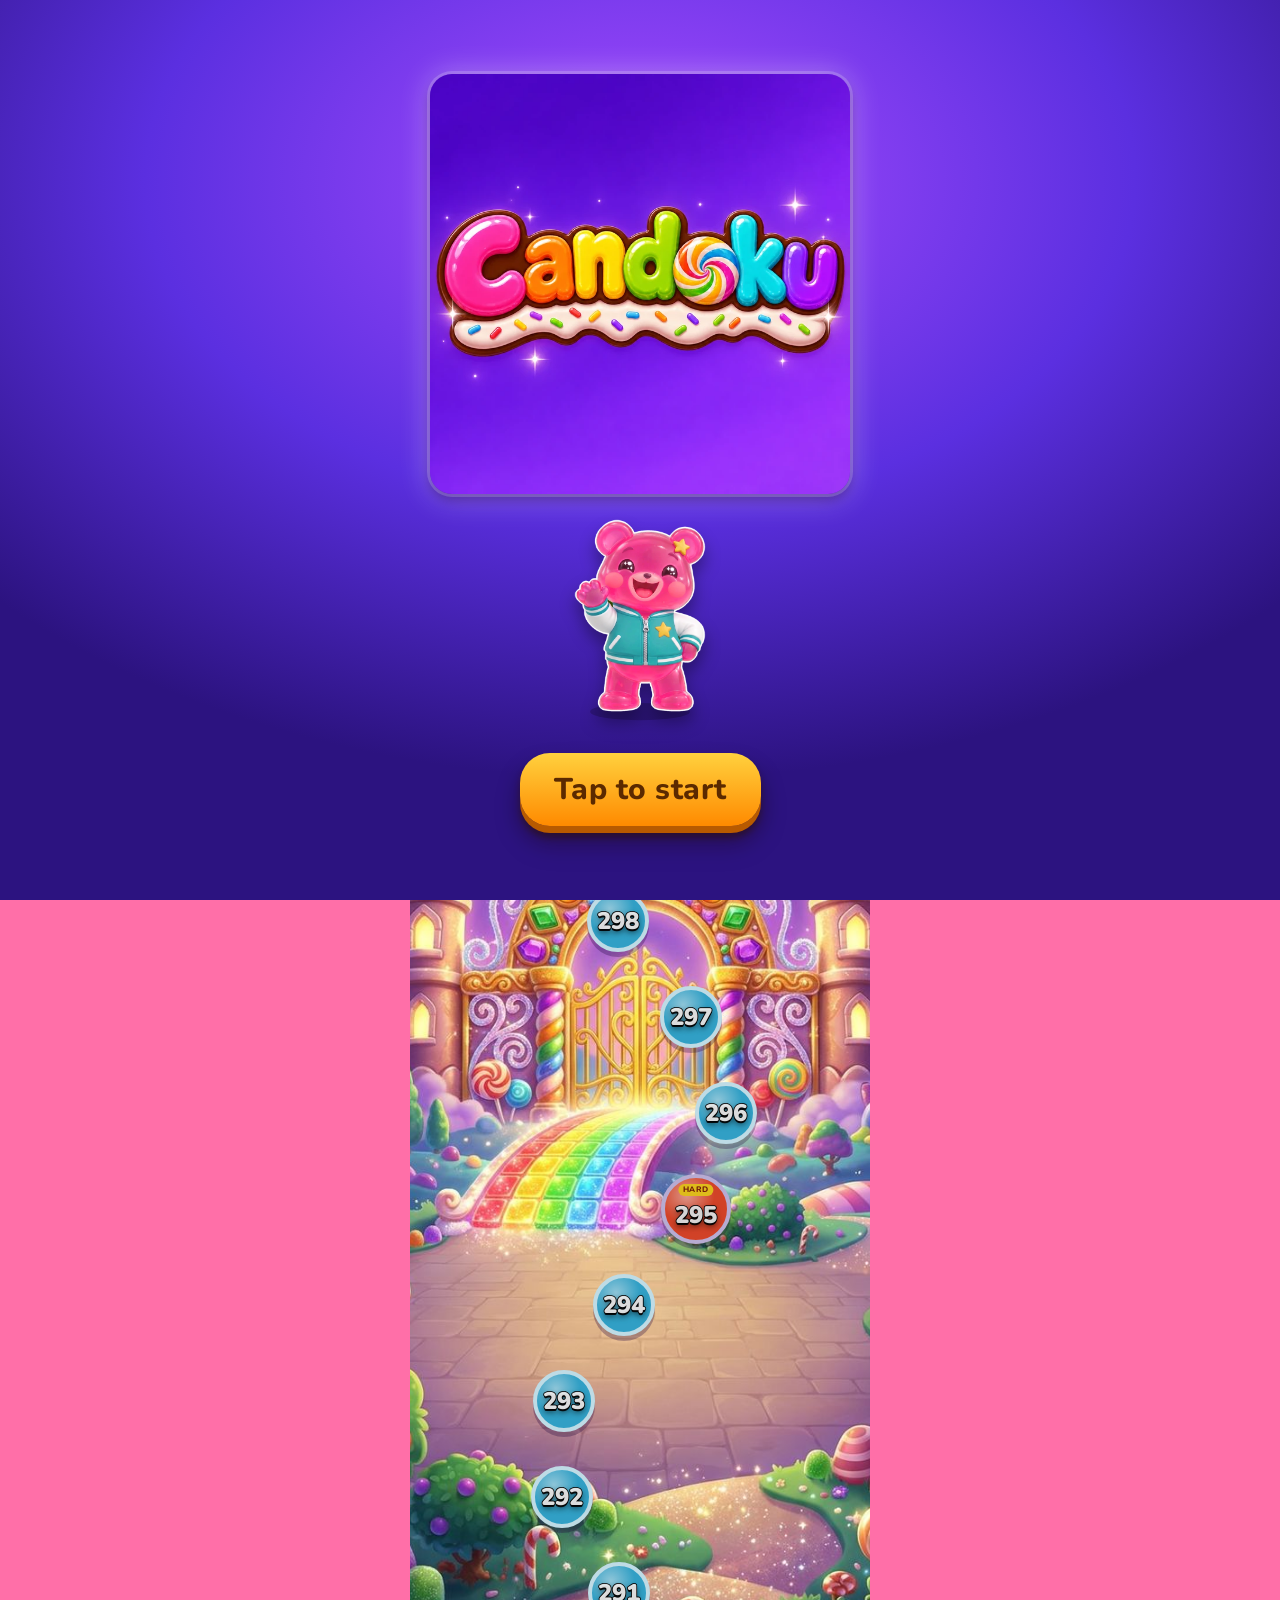
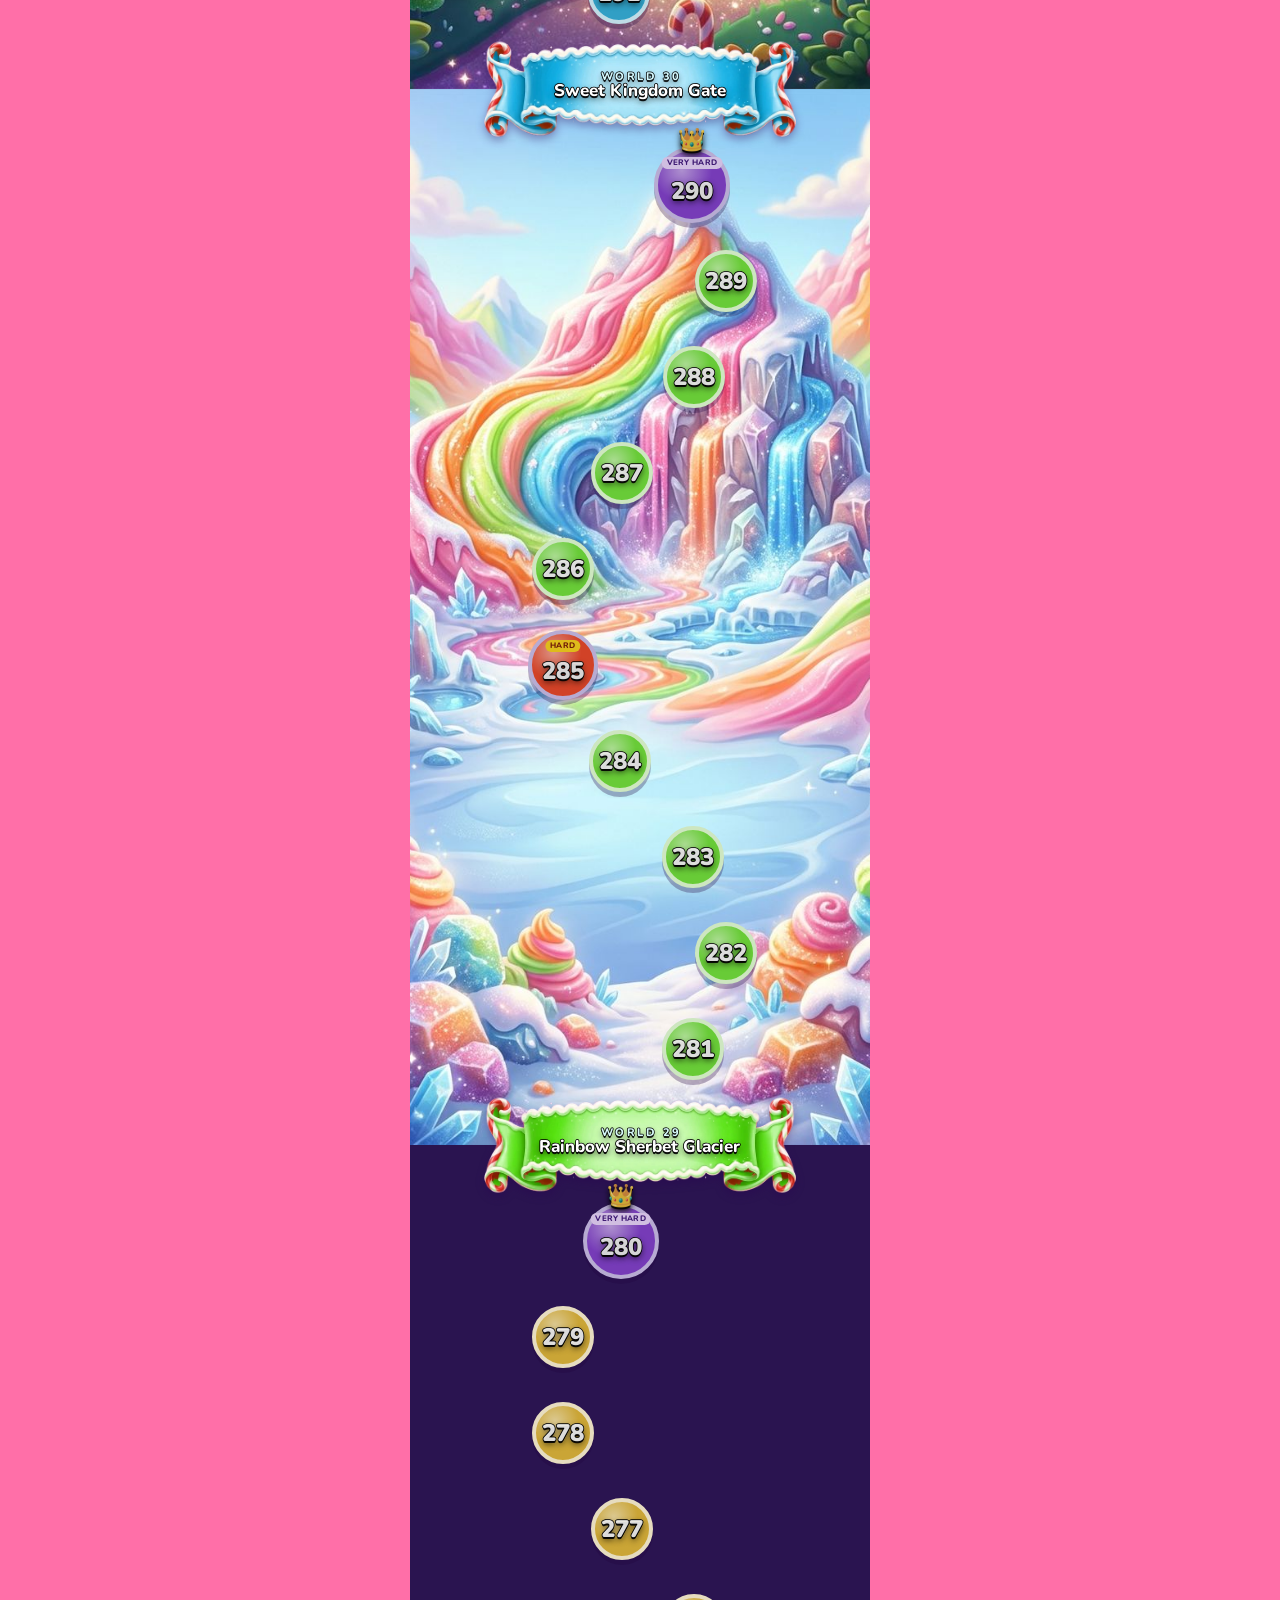
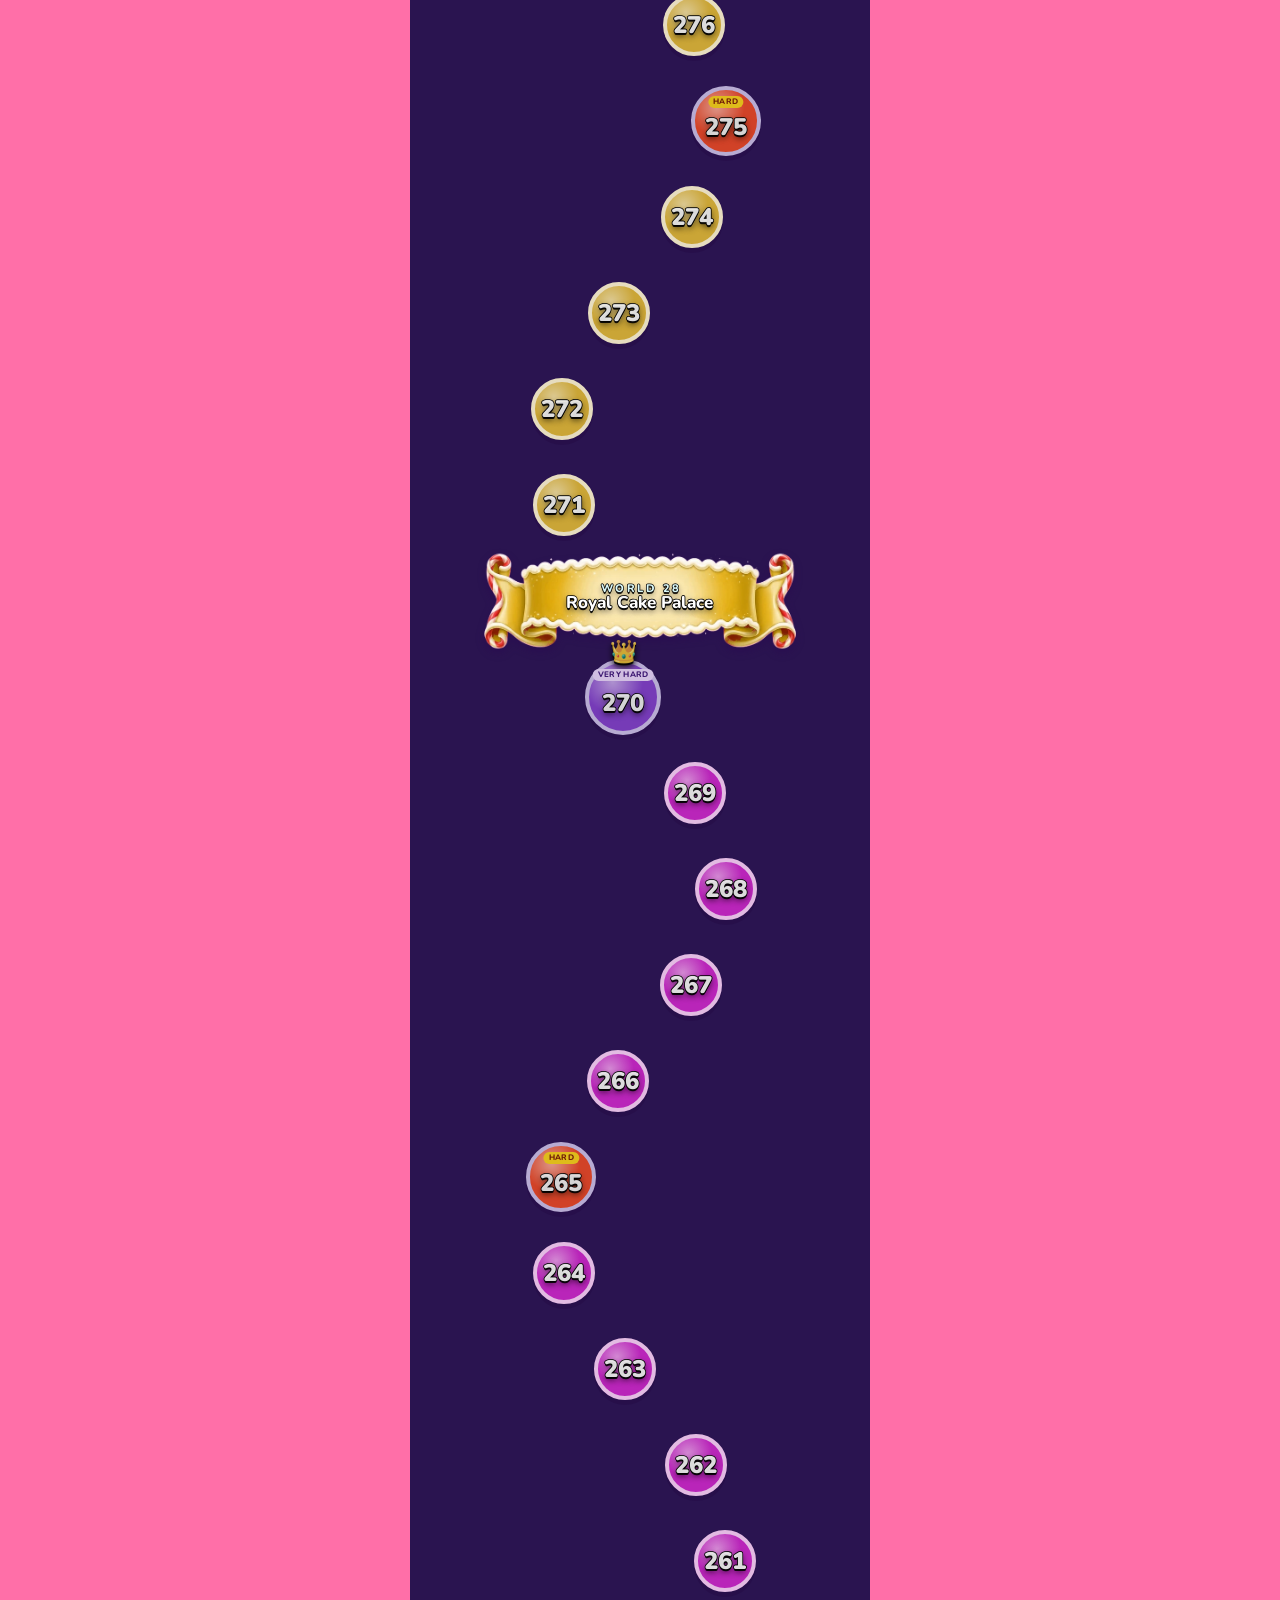
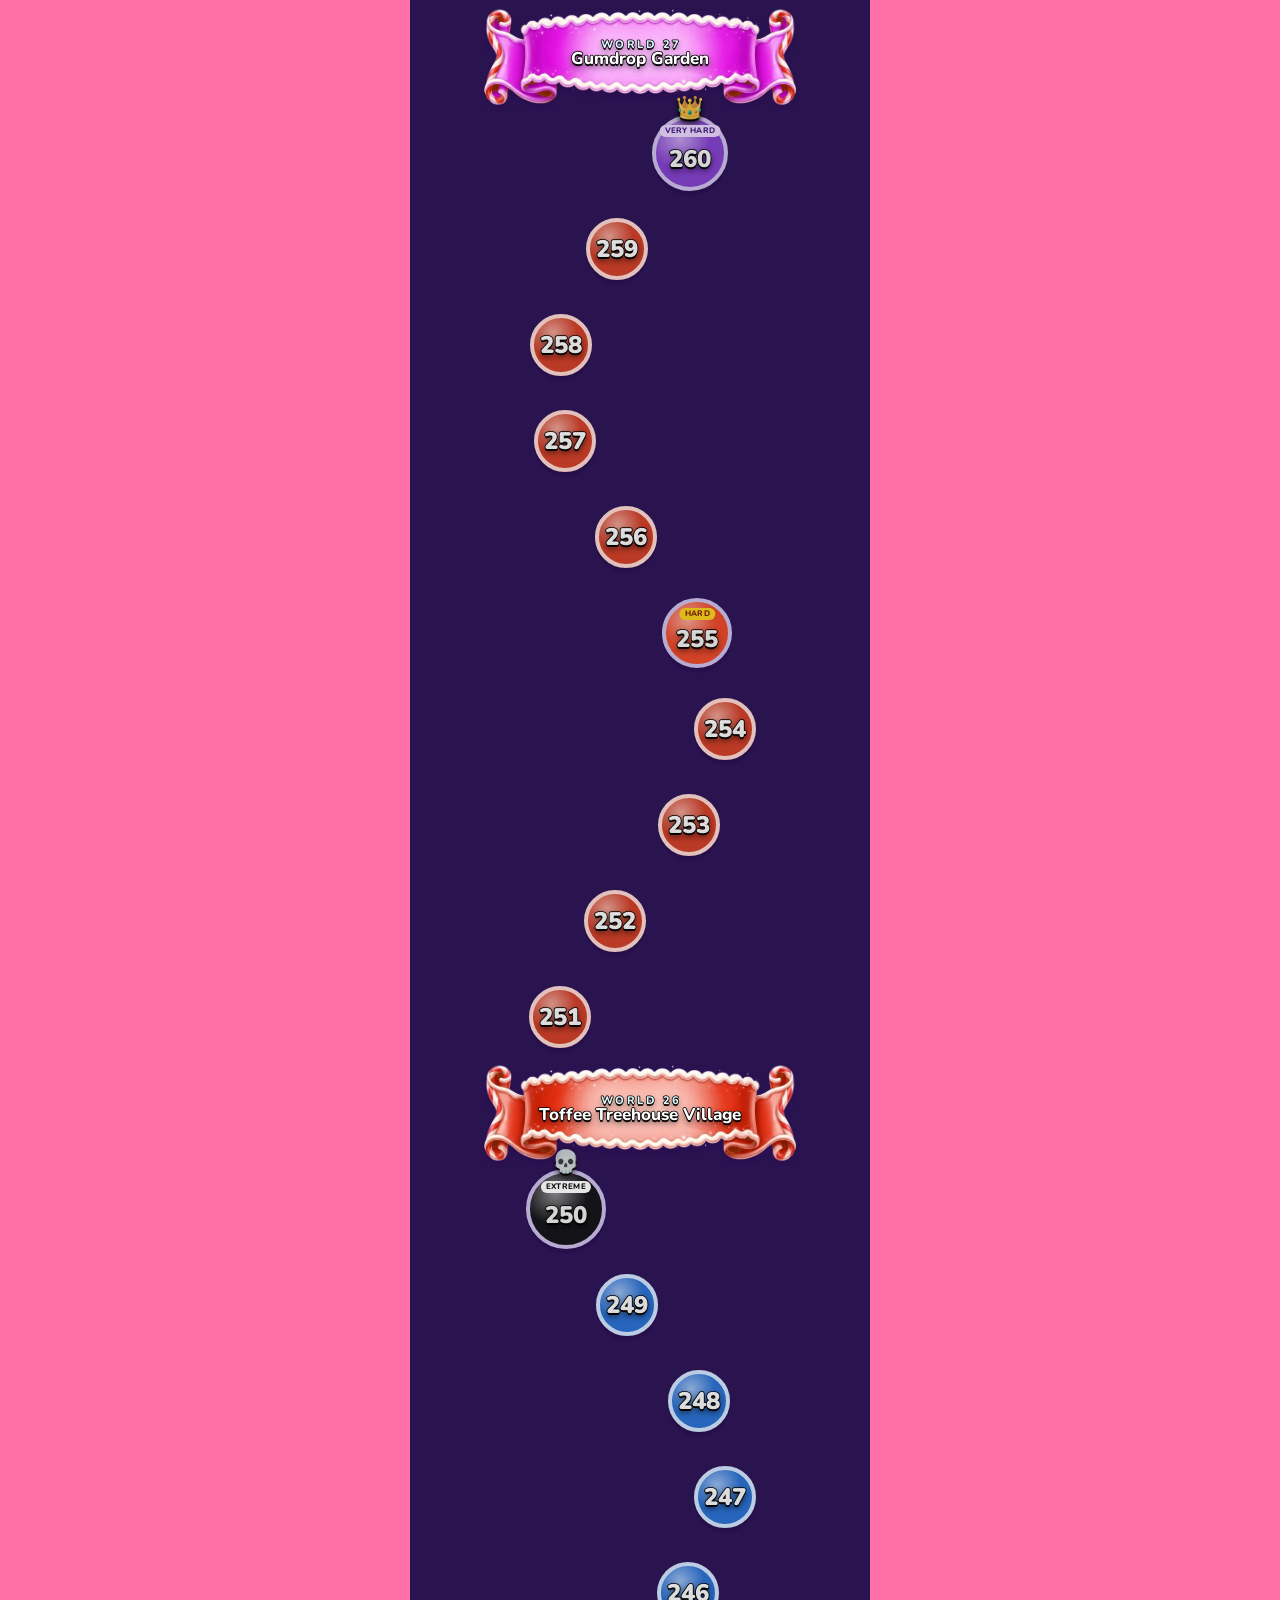
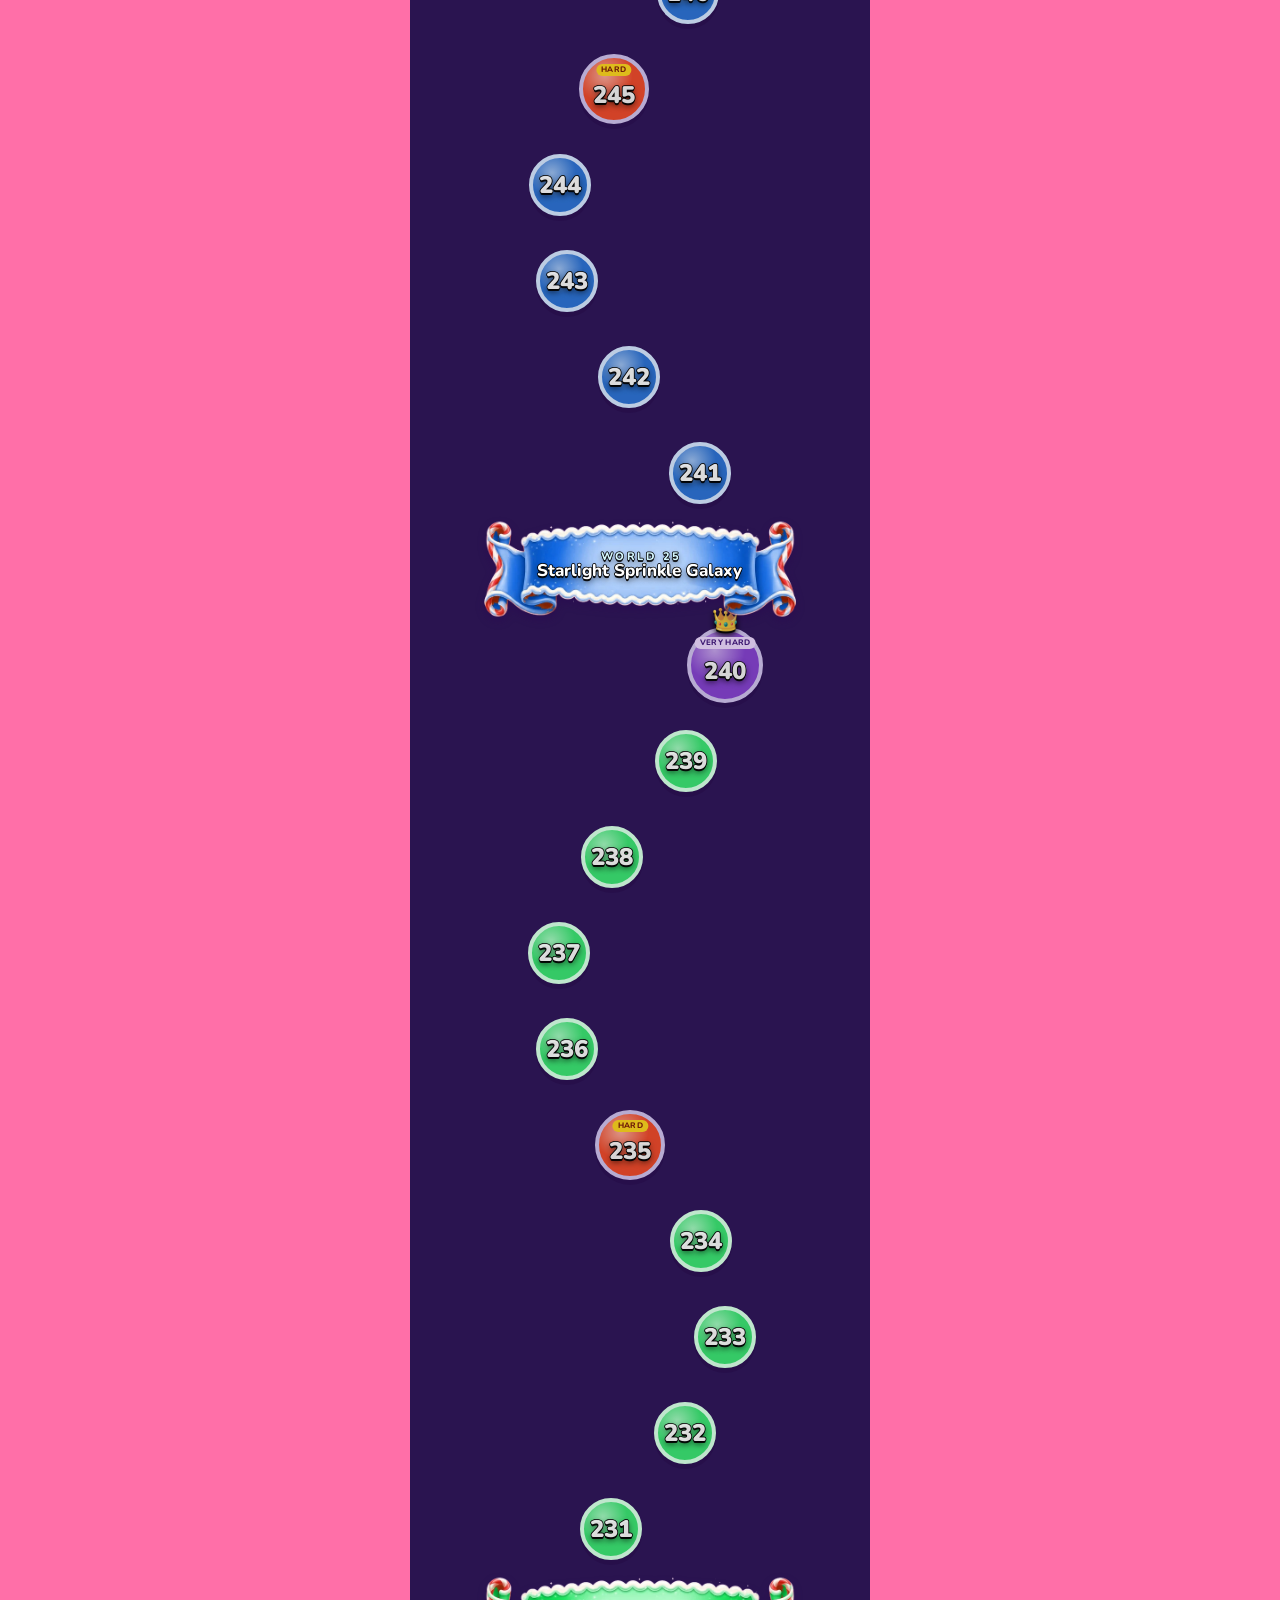
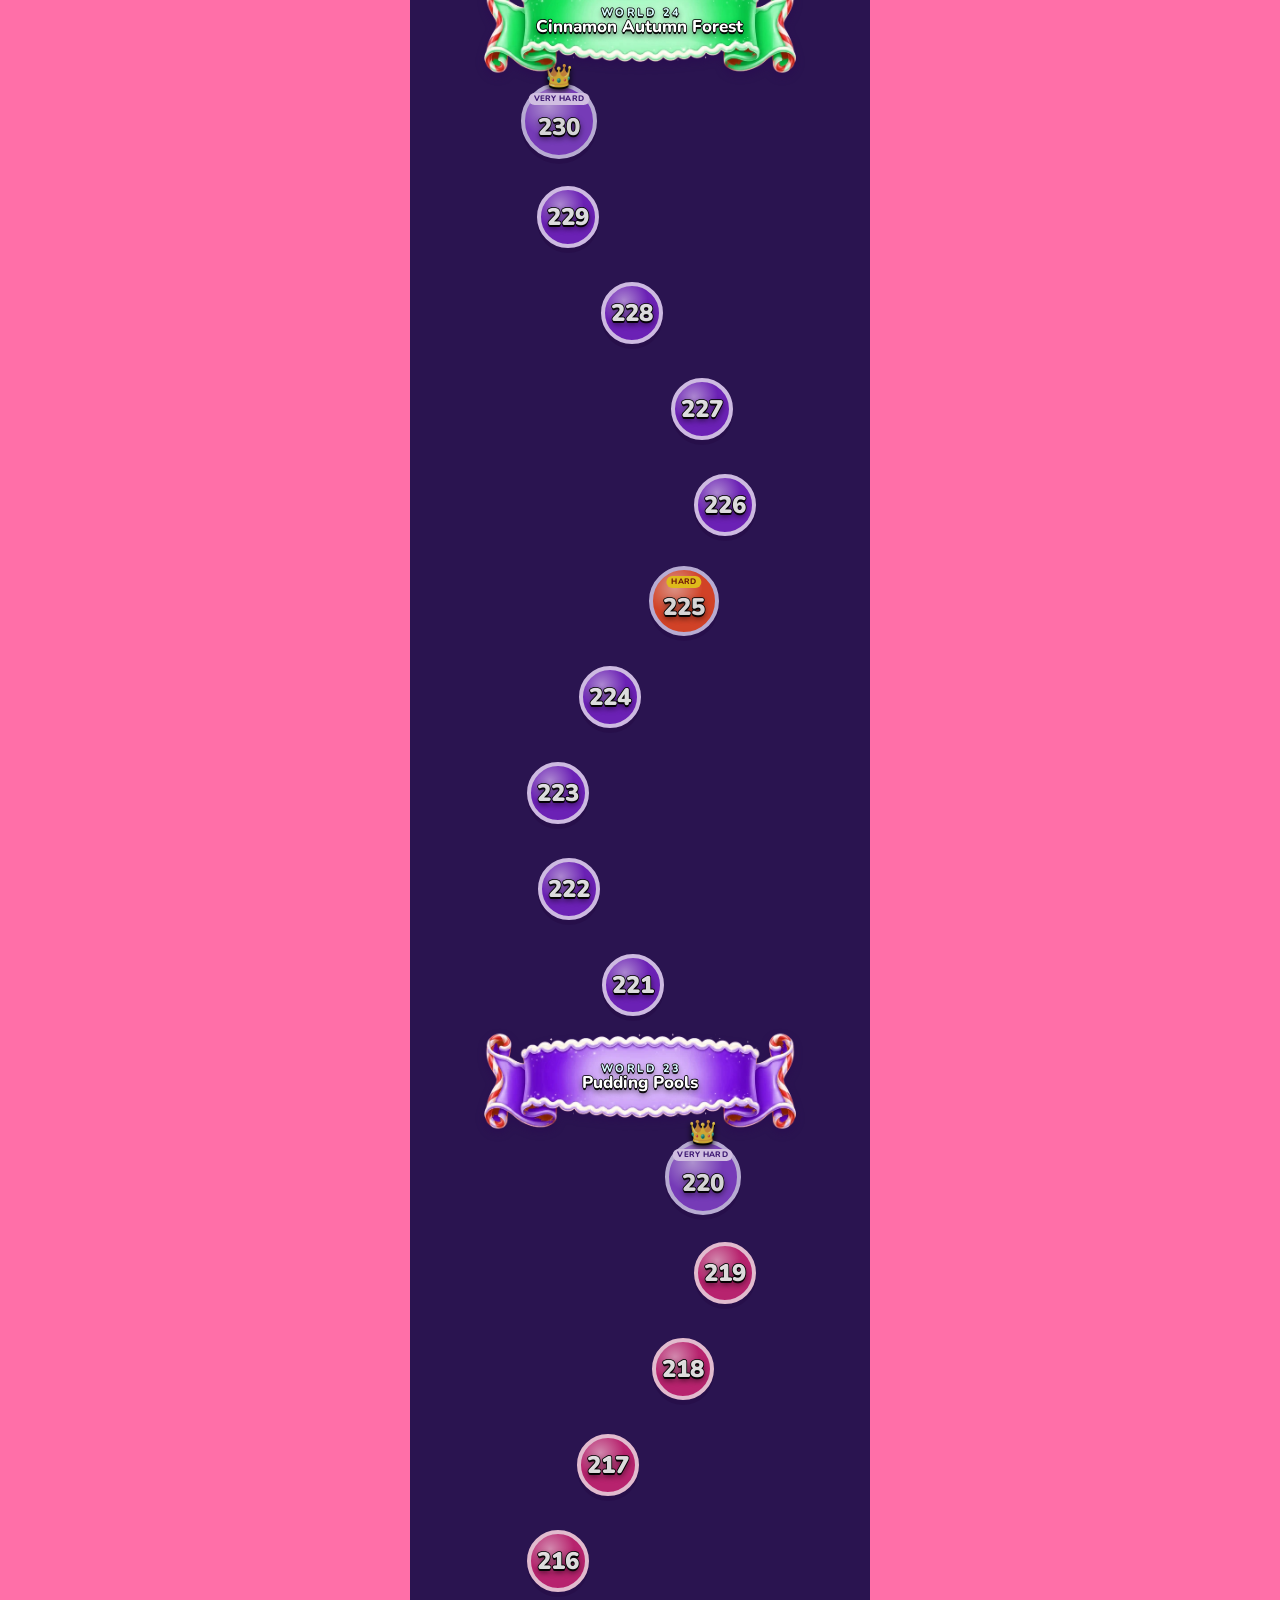
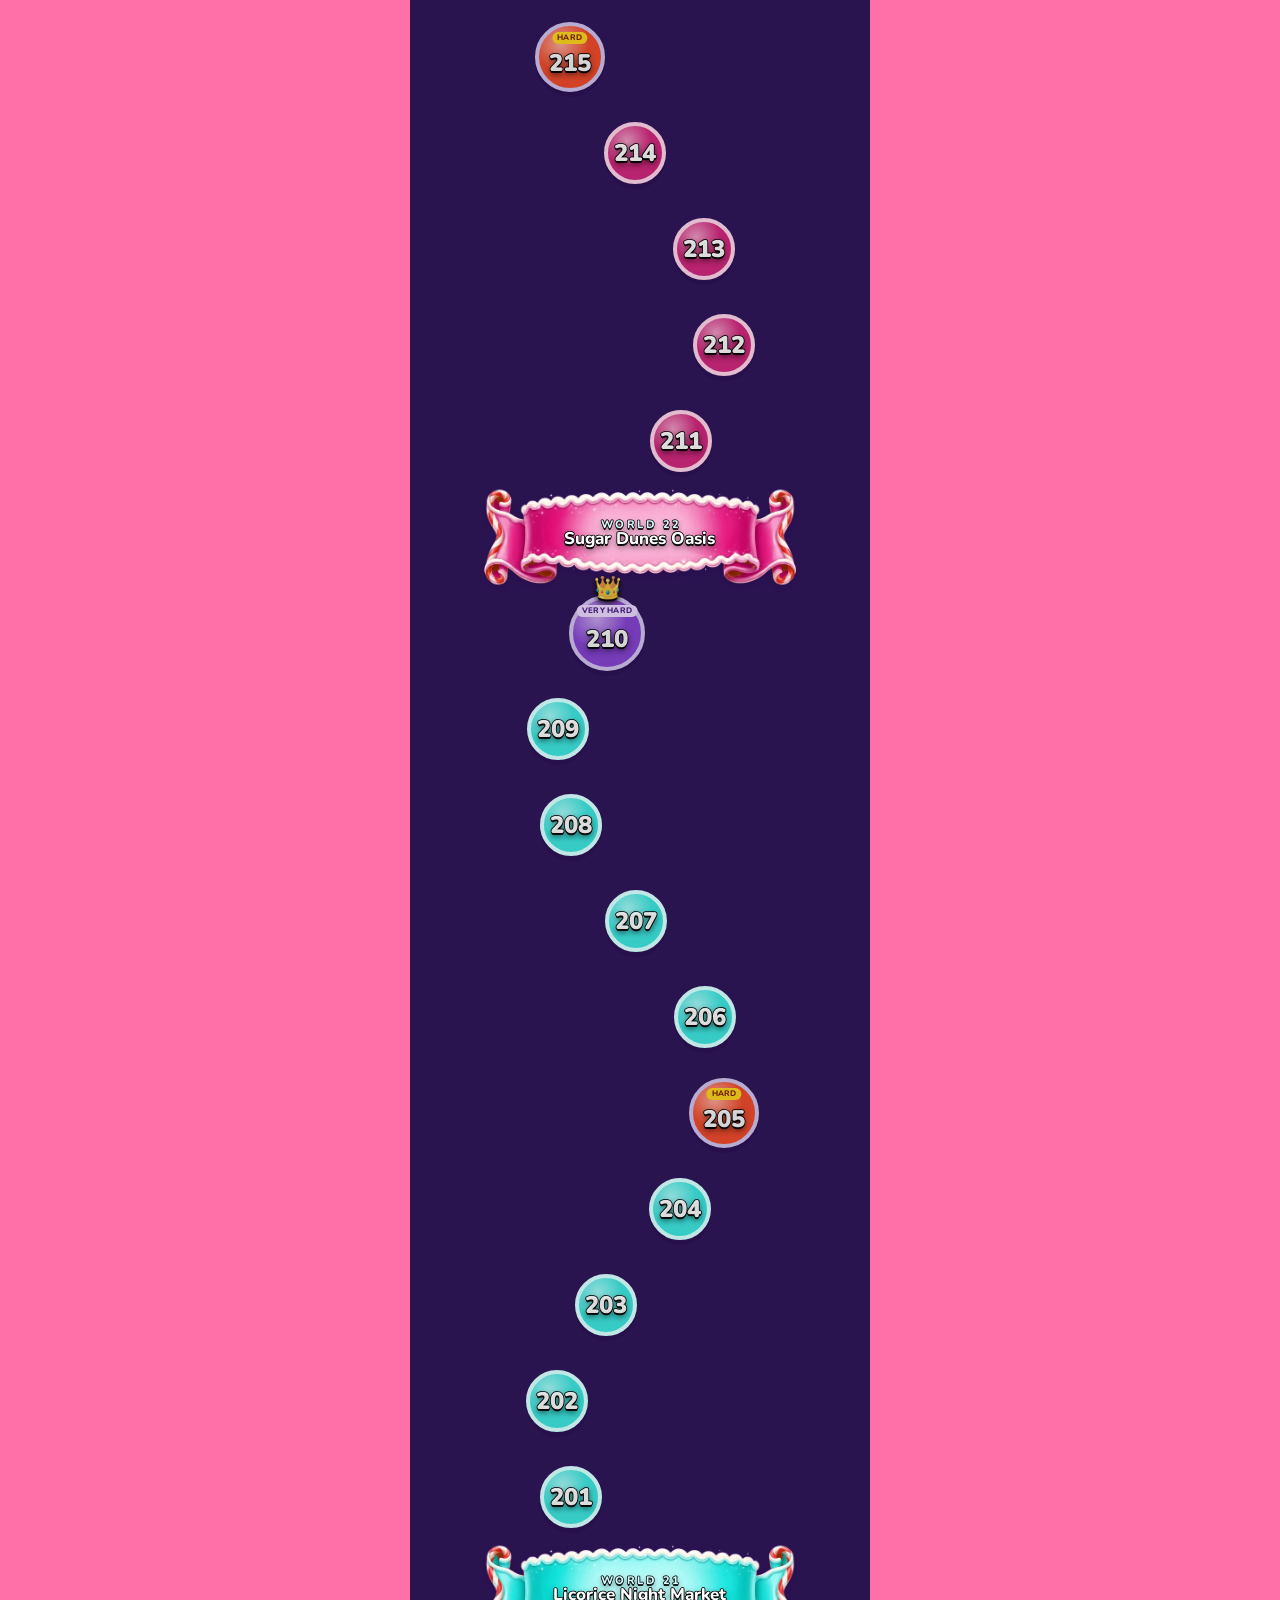
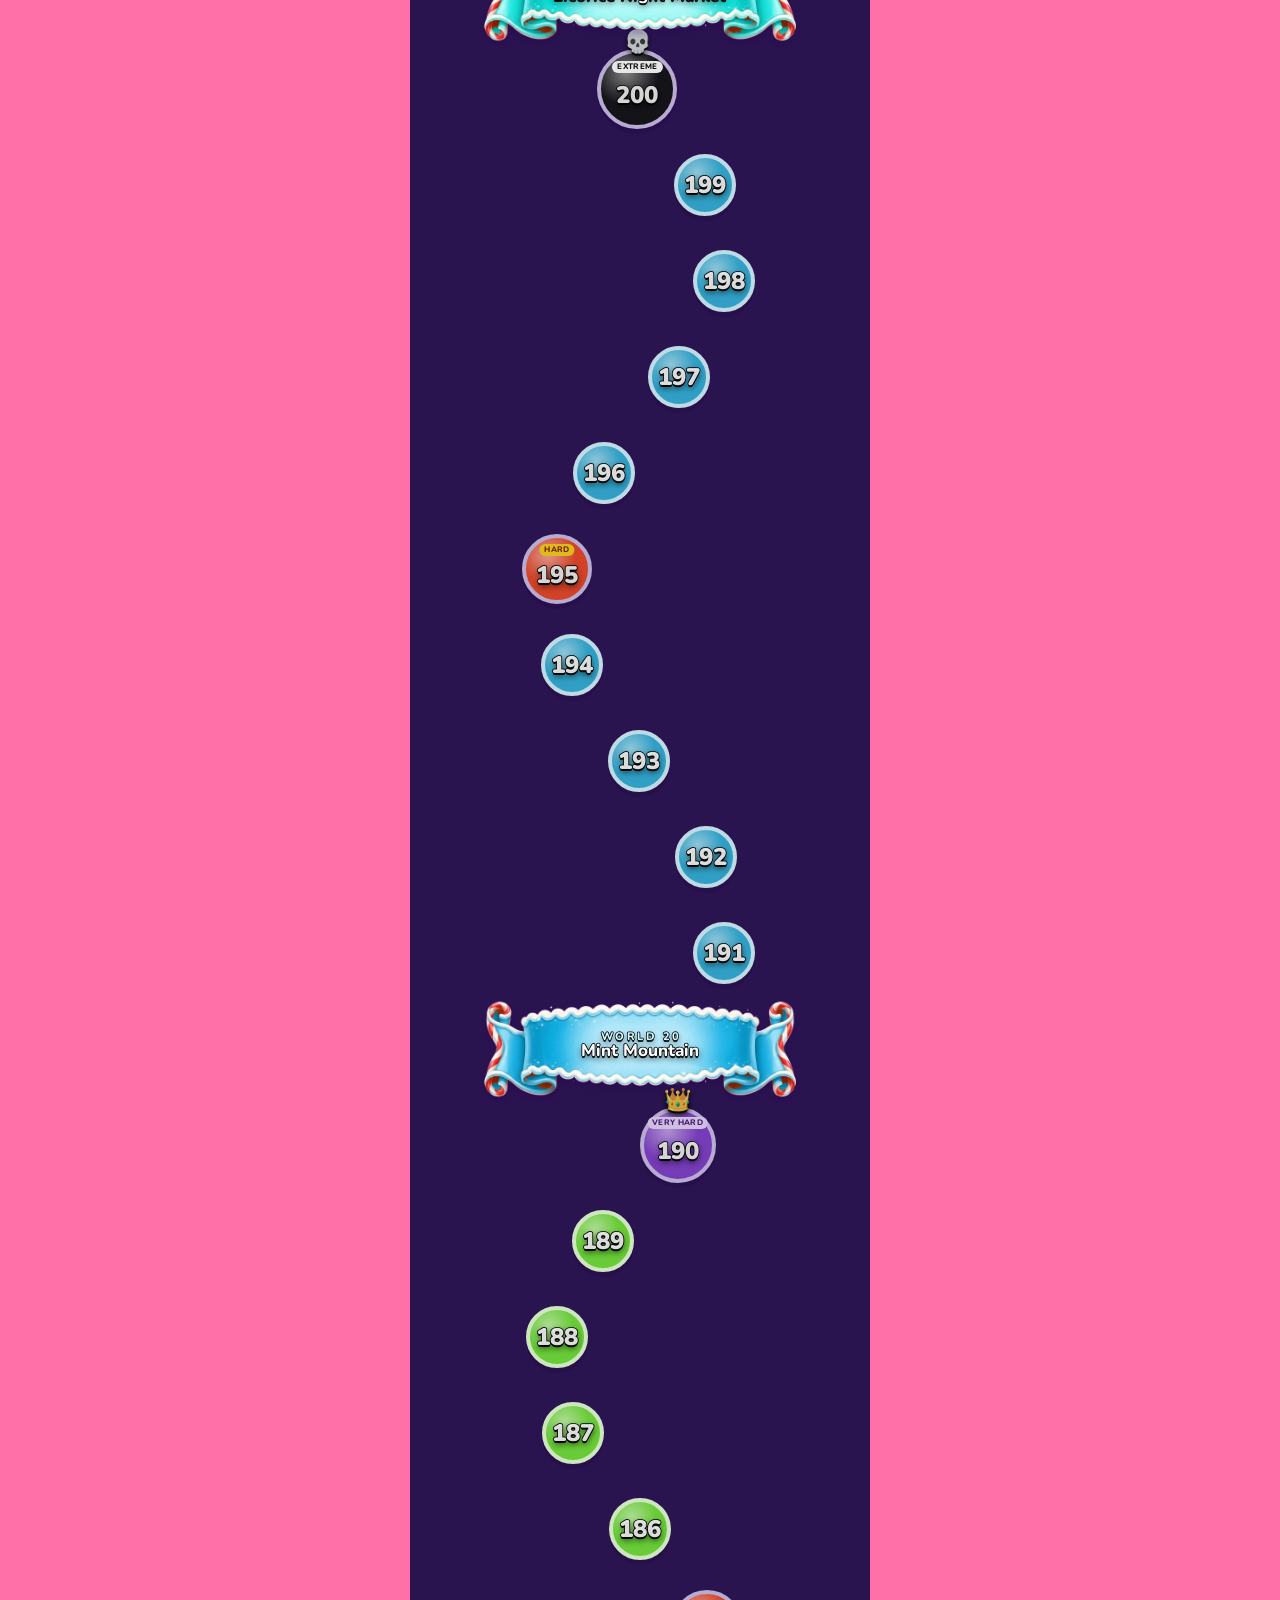
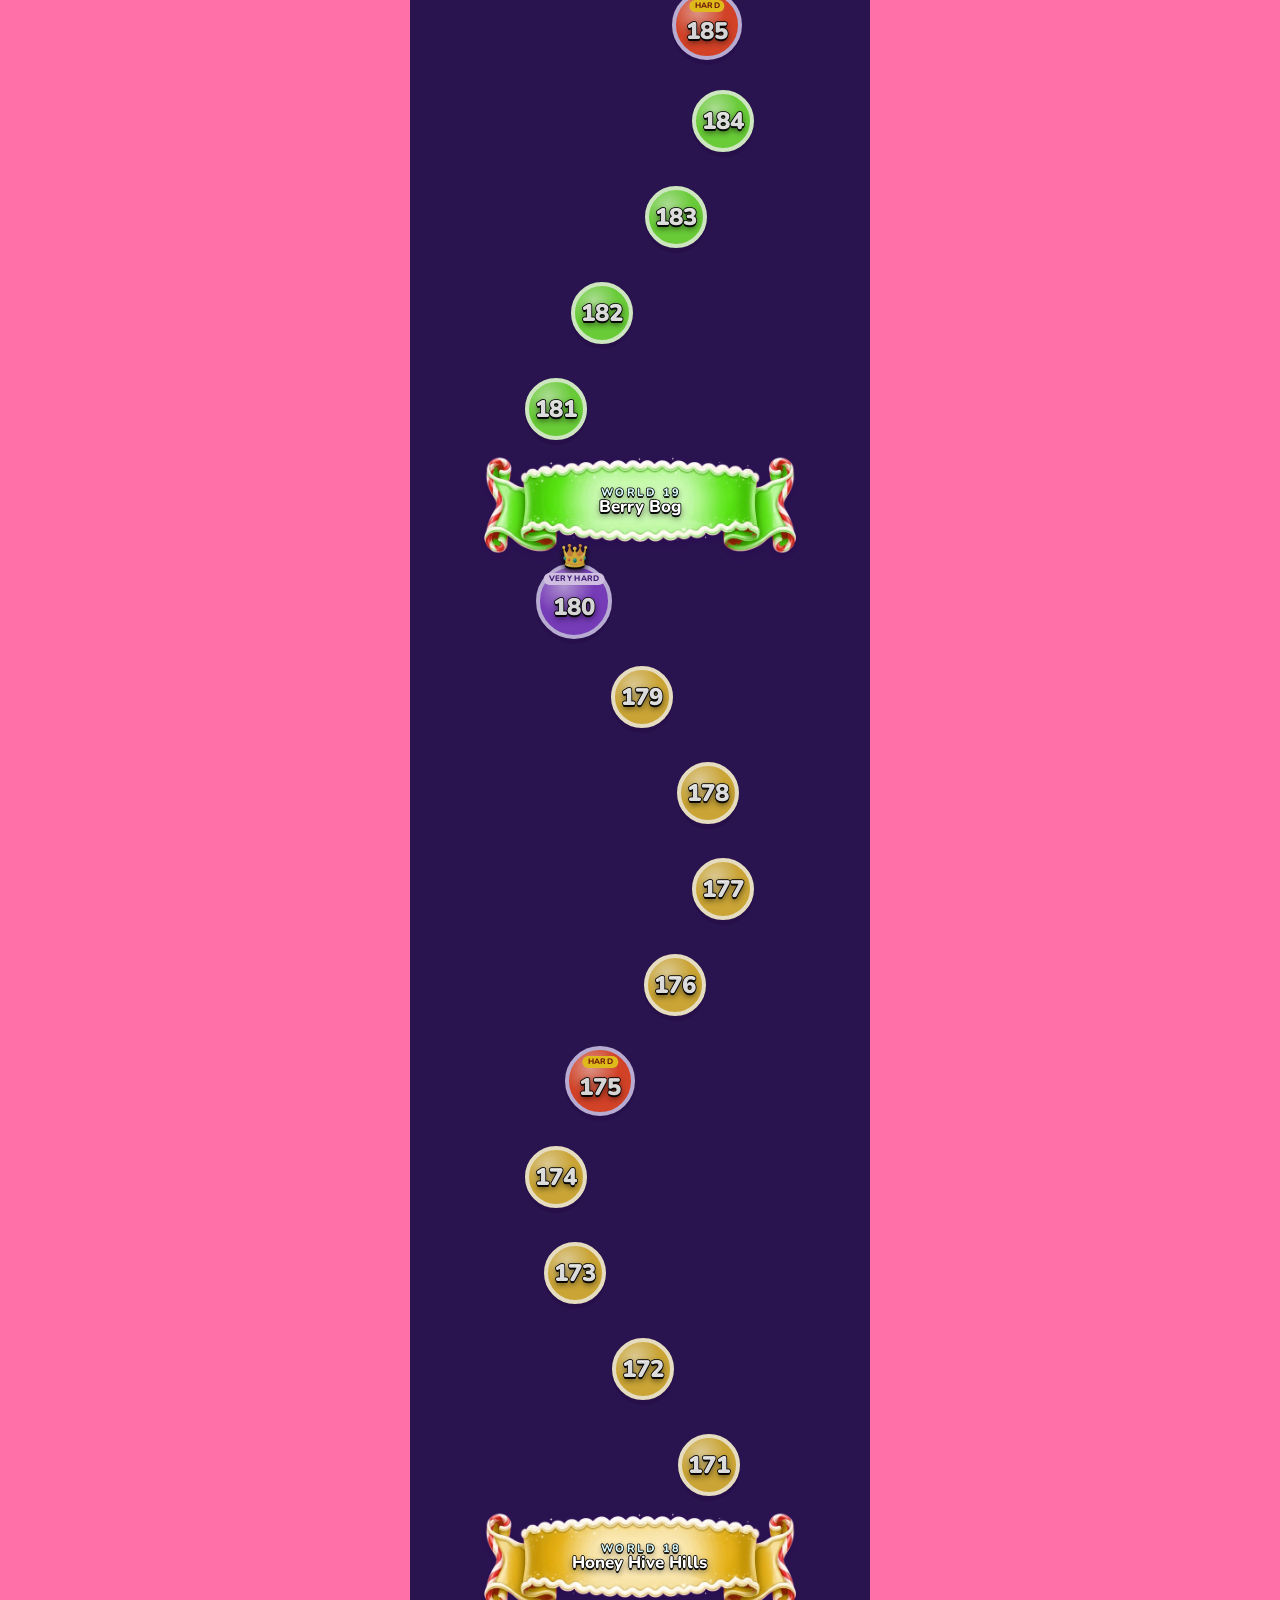
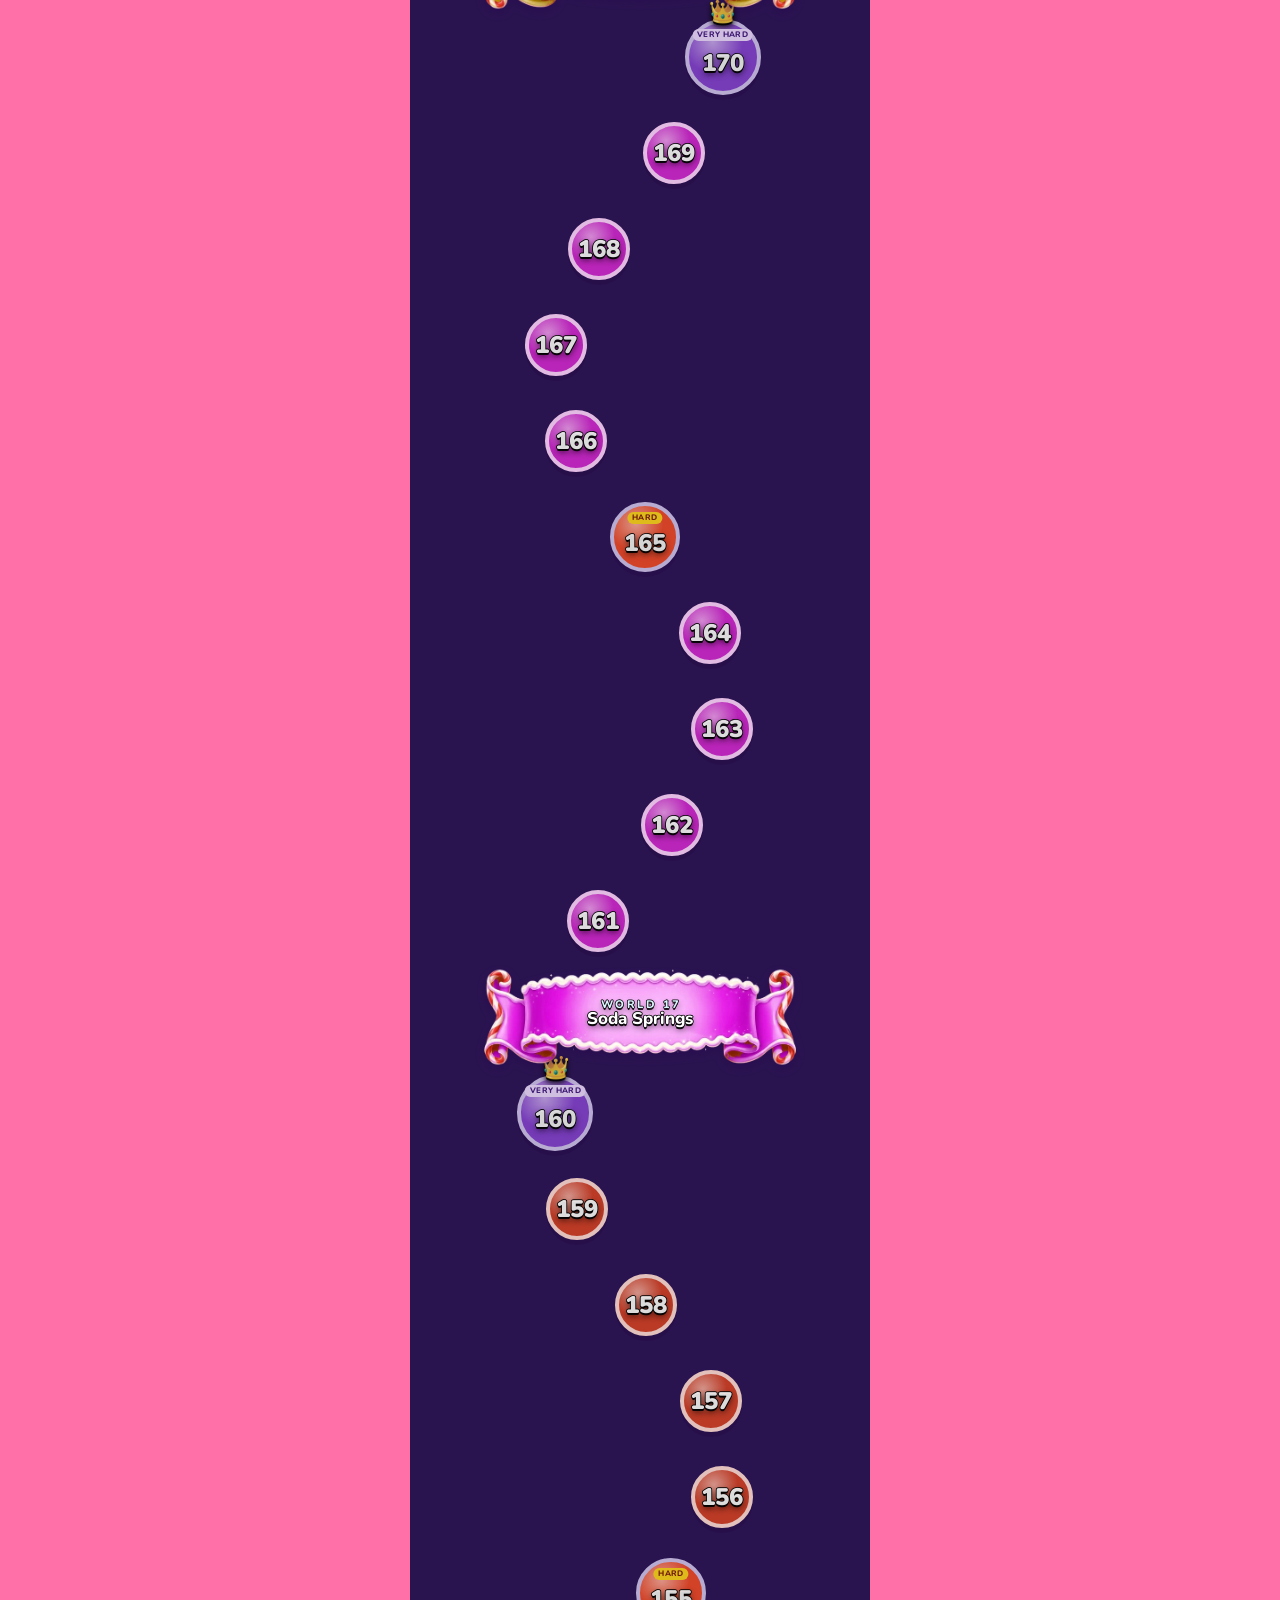
<file: index.html>
<!doctype html>
<html lang="en">
<head>
<meta charset="utf-8">
<meta name="viewport" content="width=device-width,initial-scale=1,viewport-fit=cover,user-scalable=no">
<meta name="theme-color" content="#5b2fe0">
<meta name="apple-mobile-web-app-capable" content="yes">
<meta name="mobile-web-app-capable" content="yes">
<meta name="apple-mobile-web-app-status-bar-style" content="black-translucent">
<meta name="apple-mobile-web-app-title" content="Candoku">
<title>Candoku</title>
<link rel="manifest" href="manifest.webmanifest">
<link rel="icon" href="icon-192.png?v=85" type="image/png">
<link rel="apple-touch-icon" href="icon-180.png?v=85">
<link rel="preconnect" href="https://fonts.googleapis.com"><link rel="preconnect" href="https://fonts.gstatic.com" crossorigin>
<link rel="stylesheet" href="https://fonts.googleapis.com/css2?family=Nunito:wght@700;800;900&display=swap">
<link rel="stylesheet" href="style.css?v=103">
</head>
<body>
<div id="scene" aria-hidden="true"></div>

<svg width="0" height="0" style="position:absolute" aria-hidden="true">
  <defs>
    <radialGradient id="gGlow" cx="35%" cy="25%" r="75%"><stop offset="0" stop-color="#fff" stop-opacity=".9"/><stop offset=".5" stop-color="#fff" stop-opacity="0"/></radialGradient>
    <radialGradient id="gLolly" cx="35%" cy="30%" r="80%"><stop offset="0" stop-color="#ff9ad0"/><stop offset=".6" stop-color="#ff3d8b"/><stop offset="1" stop-color="#d1125f"/></radialGradient>
    <linearGradient id="gBon" x1="0" y1="0" x2="0" y2="1"><stop offset="0" stop-color="#5df2bd"/><stop offset="1" stop-color="#0b9a6e"/></linearGradient>
    <linearGradient id="gWrapEnd" x1="0" y1="0" x2="1" y2="1"><stop offset="0" stop-color="#fff07a"/><stop offset="1" stop-color="#ff9a12"/></linearGradient>
    <linearGradient id="gChoc" x1="0" y1="0" x2="0" y2="1"><stop offset="0" stop-color="#9a5532"/><stop offset="1" stop-color="#43190c"/></linearGradient>
    <linearGradient id="gChoc2" x1="0" y1="0" x2="0" y2="1"><stop offset="0" stop-color="#b86a42"/><stop offset="1" stop-color="#6e3419"/></linearGradient>
    <linearGradient id="gFoil" x1="0" y1="0" x2="1" y2="1"><stop offset="0" stop-color="#fff2b0"/><stop offset=".5" stop-color="#ffc83a"/><stop offset="1" stop-color="#d98d0a"/></linearGradient>
    <radialGradient id="gDough" cx="40%" cy="30%" r="80%"><stop offset="0" stop-color="#ffd596"/><stop offset="1" stop-color="#d98d3d"/></radialGradient>
    <linearGradient id="gGlaze" x1="0" y1="0" x2="0" y2="1"><stop offset="0" stop-color="#ffb3e0"/><stop offset="1" stop-color="#ff3fa7"/></linearGradient>
    <radialGradient id="gCookie" cx="38%" cy="32%" r="80%"><stop offset="0" stop-color="#f7c97d"/><stop offset="1" stop-color="#bf7a34"/></radialGradient>
    <radialGradient id="gCherry" cx="35%" cy="30%" r="80%"><stop offset="0" stop-color="#ff8e9c"/><stop offset=".55" stop-color="#e3103f"/><stop offset="1" stop-color="#8f0028"/></radialGradient>
    <linearGradient id="gWrap" x1="0" y1="0" x2="0" y2="1"><stop offset="0" stop-color="#ffc75a"/><stop offset="1" stop-color="#ff7a00"/></linearGradient>
    <linearGradient id="gFrost" x1="0" y1="0" x2="0" y2="1"><stop offset="0" stop-color="#ffc2e6"/><stop offset="1" stop-color="#ff5fb8"/></linearGradient>
    <linearGradient id="gCone" x1="0" y1="0" x2="1" y2="1"><stop offset="0" stop-color="#f6c777"/><stop offset="1" stop-color="#c8832e"/></linearGradient>
    <radialGradient id="gScoop" cx="35%" cy="30%" r="80%"><stop offset="0" stop-color="#fff0f8"/><stop offset=".5" stop-color="#ff9fd2"/><stop offset="1" stop-color="#ff5fae"/></radialGradient>
    <radialGradient id="gScoop2" cx="35%" cy="30%" r="80%"><stop offset="0" stop-color="#fffbe6"/><stop offset="1" stop-color="#ffd76a"/></radialGradient>
    <linearGradient id="gMac" x1="0" y1="0" x2="0" y2="1"><stop offset="0" stop-color="#c79bff"/><stop offset="1" stop-color="#7a35e8"/></linearGradient>

    <!-- 0 swirl lollipop -->
    
    <linearGradient id="gGumi" x1="0" y1="0" x2="0" y2="1"><stop offset="0" stop-color="#8dffd8"/><stop offset="1" stop-color="#12bd91"/></linearGradient>
    <!-- Gumi: original mascot, a smiling gumdrop -->
    <symbol id="gumiwin" viewBox="0 0 100 112"><ellipse cx="50" cy="104" rx="26" ry="4.5" fill="#000" opacity=".2"/><image href="art/gumi_win.webp" x="0" y="2" width="100" height="100" preserveAspectRatio="xMidYMax meet"/></symbol>
    <symbol id="gumiblink" viewBox="0 0 100 112"><image href="art/gumi_blink.webp" x="0" y="4" width="100" height="100" preserveAspectRatio="xMidYMax meet"/></symbol>
    <symbol id="gumi" viewBox="0 0 100 112"><ellipse cx="50" cy="104" rx="26" ry="4.5" fill="#000" opacity=".2"/><image href="art/gumi_hero.webp" x="0" y="4" width="100" height="100" preserveAspectRatio="xMidYMax meet"/></symbol>
    <!-- world decorations -->
    <symbol id="d-lolly" viewBox="0 0 60 100"><rect x="27" y="46" width="6" height="54" rx="3" fill="#fff" stroke="#8a2d5e" stroke-width="2"/><circle cx="30" cy="30" r="26" fill="url(#gLolly)" stroke="#8a2d5e" stroke-width="2.6"/><path d="M30 30a3 3 0 0 1 6 0a7 7 0 0 1-14 0a11 11 0 0 1 22 0a15 15 0 0 1-30 0" fill="none" stroke="#fff" stroke-width="3.6" stroke-linecap="round"/><ellipse cx="19" cy="17" rx="7" ry="3.4" fill="#fff" opacity=".65" transform="rotate(-35 19 17)"/></symbol>
    <symbol id="d-bush" viewBox="0 0 100 60"><path d="M2 58C2 30 16 14 30 14s28 16 28 44z" fill="#ff5fb0" stroke="#7a1d55" stroke-width="2.4"/><path d="M36 58C36 22 52 4 68 4s28 18 28 54z" fill="#ffd400" stroke="#8a6a00" stroke-width="2.4"/><path d="M22 58C22 40 32 30 42 30s20 10 20 28z" fill="#37e0a6" stroke="#0b6b4c" stroke-width="2.4"/><g fill="#fff" opacity=".7"><ellipse cx="18" cy="30" rx="5" ry="3"/><ellipse cx="56" cy="20" rx="5" ry="3"/><ellipse cx="38" cy="42" rx="4" ry="2.5"/></g></symbol>
    <symbol id="d-cane" viewBox="0 0 50 100"><path d="M14 98V26a16 16 0 0 1 32 0v4" fill="none" stroke="#7a1d33" stroke-width="15" stroke-linecap="round"/><path d="M14 98V26a16 16 0 0 1 32 0v4" fill="none" stroke="#fff" stroke-width="11" stroke-linecap="round"/><path d="M14 98V26a16 16 0 0 1 32 0v4" fill="none" stroke="#ff2a45" stroke-width="11" stroke-dasharray="7 9"/></symbol>
    <symbol id="d-cloud" viewBox="0 0 120 60"><g fill="#fff" stroke="#c9b8ff" stroke-width="2"><circle cx="34" cy="38" r="20"/><circle cx="58" cy="28" r="24"/><circle cx="84" cy="38" r="20"/><rect x="34" y="38" width="50" height="20" rx="10"/></g><g fill="#fff"><circle cx="34" cy="38" r="18"/><circle cx="58" cy="28" r="22"/><circle cx="84" cy="38" r="18"/><rect x="34" y="40" width="50" height="17" rx="8"/></g><ellipse cx="52" cy="20" rx="10" ry="4" fill="#f4eaff"/></symbol>
    <symbol id="d-house" viewBox="0 0 100 100"><path d="M18 52h64l-8 44H26z" fill="url(#gWrap)" stroke="#8a4a00" stroke-width="2.6" stroke-linejoin="round"/><path d="M34 54l3 42M50 54v42M66 54l-3 42" stroke="#c75e00" stroke-width="2.4" opacity=".7"/><path d="M10 54C8 38 20 30 30 28c2-12 14-18 24-14 10-4 22 4 22 16 8 2 14 10 14 24z" fill="url(#gFrost)" stroke="#8a2d5e" stroke-width="2.6" stroke-linejoin="round"/><rect x="42" y="68" width="16" height="28" rx="8" fill="#6b3523" stroke="#3a1a0c" stroke-width="2"/><circle cx="54" cy="84" r="1.8" fill="#ffd400"/><circle cx="50" cy="10" r="6" fill="#ff2e63" stroke="#7a1030" stroke-width="2"/></symbol>
    <symbol id="d-cone" viewBox="0 0 100 120"><path d="M22 54h56L50 118z" fill="url(#gCone)" stroke="#7a4a10" stroke-width="2.6" stroke-linejoin="round"/><path d="M34 54l16 54M66 54l-16 54M28 70h44" stroke="#9a5a14" stroke-width="2" opacity=".7"/><circle cx="50" cy="46" r="30" fill="url(#gScoop2)" stroke="#8a2d5e" stroke-width="2.6"/><circle cx="50" cy="30" r="26" fill="url(#gScoop)" stroke="#8a2d5e" stroke-width="2.6"/><circle cx="50" cy="7" r="7" fill="url(#gCherry)" stroke="#7a1030" stroke-width="2"/><ellipse cx="38" cy="20" rx="9" ry="4" fill="#fff" opacity=".7" transform="rotate(-35 38 20)"/></symbol>
    <symbol id="d-choco" viewBox="0 0 80 100"><rect x="8" y="4" width="64" height="92" rx="10" fill="url(#gChoc)" stroke="#2c0e06" stroke-width="2.6"/><g fill="url(#gChoc2)" stroke="#3a1608" stroke-width="1.6"><rect x="15" y="11" width="24" height="24" rx="4"/><rect x="41" y="11" width="24" height="24" rx="4"/><rect x="15" y="40" width="24" height="24" rx="4"/><rect x="41" y="40" width="24" height="24" rx="4"/></g><path d="M8 72h64v12a12 12 0 0 1-12 12H20A12 12 0 0 1 8 84z" fill="url(#gFoil)" stroke="#8a5a06" stroke-width="2.4"/></symbol>
    <symbol id="d-star" viewBox="0 0 40 40"><path d="M20 2l4.4 12.2L37 18.6l-12.6 4.4L20 38l-4.4-15L3 18.6l12.6-4.4z" fill="#ffe14d" stroke="#d99a00" stroke-width="2" stroke-linejoin="round"/></symbol>
    <symbol id="c0" viewBox="0 0 64 64"><image href="art/cd_lollipop.webp" x="0" y="0" width="64" height="64"/></symbol>
    <!-- 1 wrapped bonbon -->
    <symbol id="c1" viewBox="0 0 64 64"><image href="art/cd_candy.webp" x="0" y="0" width="64" height="64"/></symbol>
    <!-- 2 chocolate bar -->
    <symbol id="c2" viewBox="0 0 64 64"><image href="art/cd_chocolate_bar.webp" x="0" y="0" width="64" height="64"/></symbol>
    <!-- 3 glazed donut -->
    <symbol id="c3" viewBox="0 0 64 64"><image href="art/cd_doughnut.webp" x="0" y="0" width="64" height="64"/></symbol>
    <!-- 4 candy cane -->
    <symbol id="c4" viewBox="0 0 64 64"><image href="art/cd_cupcake.webp" x="0" y="0" width="64" height="64"/></symbol>
    <!-- 5 choc chip cookie -->
    <symbol id="c5" viewBox="0 0 64 64"><image href="art/cd_cookie.webp" x="0" y="0" width="64" height="64"/></symbol>
    <!-- 6 chocolate cherry -->
    <symbol id="c6" viewBox="0 0 64 64"><image href="art/cd_cherries.webp" x="0" y="0" width="64" height="64"/></symbol>
    <!-- 7 cupcake -->
    <symbol id="c7" viewBox="0 0 64 64"><image href="art/cd_soft_ice_cream.webp" x="0" y="0" width="64" height="64"/></symbol>
    <!-- 8 ice cream -->
    <symbol id="c8" viewBox="0 0 64 64"><image href="art/cd_shortcake.webp" x="0" y="0" width="64" height="64"/></symbol>
    <!-- 9 macaron -->
    <symbol id="c9" viewBox="0 0 64 64"><image href="art/cd_dango.webp" x="0" y="0" width="64" height="64"/></symbol>

    <symbol id="back" viewBox="0 0 24 24"><path d="M15 5l-7 7 7 7" fill="none" stroke="currentColor" stroke-width="3" stroke-linecap="round" stroke-linejoin="round"/></symbol>
    <symbol id="redo" viewBox="0 0 24 24"><path d="M4 4v6h6M4.5 15a8 8 0 1 0 2-8.5L4 10" fill="none" stroke="currentColor" stroke-width="2.6" stroke-linecap="round" stroke-linejoin="round"/></symbol>
    <symbol id="i-home" viewBox="0 0 24 24"><path d="M3.5 11.2 12 4l8.5 7.2V20a1 1 0 0 1-1 1H15v-6h-6v6H4.5a1 1 0 0 1-1-1z" fill="currentColor"/></symbol>
    <symbol id="i-shop" viewBox="0 0 24 24"><path d="M5 8h14l-1 12H6z" fill="currentColor"/><path d="M9 10V7a3 3 0 0 1 6 0v3" fill="none" stroke="currentColor" stroke-width="2" stroke-linecap="round"/></symbol>
    <symbol id="i-trophy" viewBox="0 0 24 24"><path d="M7 4h10v5a5 5 0 0 1-10 0z" fill="currentColor"/><path d="M7 6H4a3 3 0 0 0 3 4M17 6h3a3 3 0 0 1-3 4" fill="none" stroke="currentColor" stroke-width="2"/><path d="M12 14v4M8 21h8" stroke="currentColor" stroke-width="2.4" stroke-linecap="round"/></symbol>
    <symbol id="i-me" viewBox="0 0 24 24"><circle cx="12" cy="8" r="4.2" fill="currentColor"/><path d="M4 21c0-4.4 3.6-7 8-7s8 2.6 8 7z" fill="currentColor"/></symbol>
    <symbol id="i-gift" viewBox="0 0 24 24"><rect x="4" y="10" width="16" height="11" rx="1.5" fill="currentColor"/><rect x="3" y="7" width="18" height="4" rx="1.2" fill="currentColor"/><path d="M12 7v14" stroke="rgba(255,255,255,.65)" stroke-width="2.2"/><path d="M12 7c-1-3-5-4-5-1.6C7 7 9 7 12 7zM12 7c1-3 5-4 5-1.6C17 7 15 7 12 7z" fill="none" stroke="currentColor" stroke-width="1.8"/></symbol>
    <symbol id="i-quest" viewBox="0 0 24 24"><rect x="5" y="4" width="14" height="17" rx="2.4" fill="currentColor"/><rect x="9" y="2" width="6" height="4" rx="1.2" fill="currentColor" stroke="#5b2a14" stroke-width=".8"/><path d="M8.5 13l2.3 2.3 4.7-5" stroke="#fff" stroke-width="2.2" fill="none" stroke-linecap="round" stroke-linejoin="round"/></symbol>
    <symbol id="m-wheel" viewBox="0 0 24 24"><circle cx="12" cy="12" r="11" fill="#fff"/><path d="M12 12 L12.00 2.00 A10 10 0 0 1 19.07 4.93 Z" fill="#ff5fa8" stroke="#fff" stroke-width=".7"/><path d="M12 12 L19.07 4.93 A10 10 0 0 1 22.00 12.00 Z" fill="#ffb347" stroke="#fff" stroke-width=".7"/><path d="M12 12 L22.00 12.00 A10 10 0 0 1 19.07 19.07 Z" fill="#7be37a" stroke="#fff" stroke-width=".7"/><path d="M12 12 L19.07 19.07 A10 10 0 0 1 12.00 22.00 Z" fill="#45d0ff" stroke="#fff" stroke-width=".7"/><path d="M12 12 L12.00 22.00 A10 10 0 0 1 4.93 19.07 Z" fill="#b07bff" stroke="#fff" stroke-width=".7"/><path d="M12 12 L4.93 19.07 A10 10 0 0 1 2.00 12.00 Z" fill="#ffe14d" stroke="#fff" stroke-width=".7"/><path d="M12 12 L2.00 12.00 A10 10 0 0 1 4.93 4.93 Z" fill="#ff7a5c" stroke="#fff" stroke-width=".7"/><path d="M12 12 L4.93 4.93 A10 10 0 0 1 12.00 2.00 Z" fill="#5fd8ff" stroke="#fff" stroke-width=".7"/><circle cx="12" cy="12" r="2.4" fill="#ffc247" stroke="#fff" stroke-width=".8"/></symbol>
    <symbol id="m-chest" viewBox="0 0 24 24"><path d="M3 11a9 7 0 0 1 18 0v9a1 1 0 0 1-1 1H4a1 1 0 0 1-1-1z" fill="#b8692c" stroke="#6b3418" stroke-width="1.2"/><path d="M3 11a9 7 0 0 1 18 0z" fill="#d08540"/><rect x="10" y="9.5" width="4" height="6" rx="1" fill="#ffd84a" stroke="#c78a00" stroke-width=".9"/><path d="M3 13h18" stroke="#ffd84a" stroke-width="1.6"/></symbol>
    <symbol id="m-game" viewBox="0 0 24 24"><path d="M5 8h14a3 3 0 0 1 3 3.2l-.6 5a2.4 2.4 0 0 1-4.2 1.3L16 16H8l-1.2 1.5a2.4 2.4 0 0 1-4.2-1.3l-.6-5A3 3 0 0 1 5 8z" fill="#7a2fd0" stroke="#4a1a8f" stroke-width="1"/><path d="M7 10.8v3.4M5.3 12.5h3.4" stroke="#fff" stroke-width="1.6" stroke-linecap="round"/><circle cx="16" cy="11.6" r="1.1" fill="#ffd84a"/><circle cx="18.2" cy="13.4" r="1.1" fill="#7be37a"/></symbol>
    <symbol id="m-toss" viewBox="0 0 24 24"><path d="M6 8h12l-1 11a2 2 0 0 1-2 1.8H9A2 2 0 0 1 7 19z" fill="#bfeaff" stroke="#4a9bd0" stroke-width="1.2"/><rect x="5" y="5.5" width="14" height="3" rx="1.2" fill="#ff5fa8"/><circle cx="10" cy="16" r="2" fill="#ffb347"/><circle cx="14" cy="14.5" r="2" fill="#7be37a"/></symbol>
    <symbol id="star3d" viewBox="0 0 64 64">
      <defs>
        <linearGradient id="star3d-g" x1="0" y1="0" x2="0" y2="1"><stop offset="0" stop-color="#fff59a"/><stop offset=".45" stop-color="#ffcf2e"/><stop offset="1" stop-color="#f08a00"/></linearGradient>
        <linearGradient id="star3d-i" x1="0" y1="0" x2="0" y2="1"><stop offset="0" stop-color="#fff3a8"/><stop offset="1" stop-color="#ffc21f"/></linearGradient>
      </defs>
      <polygon points="32.00,11.00 39.94,27.08 57.68,29.66 44.84,42.17 47.87,59.84 32.00,51.50 16.13,59.84 19.16,42.17 6.32,29.66 24.06,27.08" fill="#7a3d00" stroke="#7a3d00" stroke-width="6" stroke-linejoin="round" opacity=".55"/>
      <polygon points="32.00,7.00 39.94,23.08 57.68,25.66 44.84,38.17 47.87,55.84 32.00,47.50 16.13,55.84 19.16,38.17 6.32,25.66 24.06,23.08" fill="url(#star3d-g)" stroke="#c96b00" stroke-width="5" stroke-linejoin="round"/>
      <polygon points="32.00,13.50 38.00,25.75 51.50,27.67 41.70,37.15 44.05,50.58 32.00,44.20 19.95,50.58 22.30,37.15 12.50,27.67 26.00,25.75" fill="url(#star3d-i)" stroke="url(#star3d-i)" stroke-width="4" stroke-linejoin="round" opacity=".92"/>
      <polygon points="32.00,21.00 35.82,28.74 44.36,29.98 38.18,36.01 39.64,44.52 32.00,40.50 24.36,44.52 25.82,36.01 19.64,29.98 28.18,28.74" fill="#fff3a8" stroke="#fff3a8" stroke-width="3" stroke-linejoin="round" opacity=".55"/>
      <path d="M13 22 Q16 12 25 9" fill="none" stroke="#fff" stroke-width="3.4" stroke-linecap="round" opacity=".85"/>
      <ellipse cx="20" cy="26" rx="3" ry="1.6" fill="#fff" opacity=".7" transform="rotate(-35 20 26)"/>
      <path d="M50 14 l1.6 3.6 3.6 1.6 -3.6 1.6 -1.6 3.6 -1.6 -3.6 -3.6 -1.6 3.6 -1.6z" fill="#fff"/>
    </symbol>
    <symbol id="star3d-off" viewBox="0 0 64 64">
      <defs>
        <linearGradient id="star3d-off-g" x1="0" y1="0" x2="0" y2="1"><stop offset="0" stop-color="#f2f5fb"/><stop offset=".45" stop-color="#bcc4d6"/><stop offset="1" stop-color="#8a95ad"/></linearGradient>
        <linearGradient id="star3d-off-i" x1="0" y1="0" x2="0" y2="1"><stop offset="0" stop-color="#eef1f8"/><stop offset="1" stop-color="#aeb6c9"/></linearGradient>
      </defs>
      <polygon points="32.00,11.00 39.94,27.08 57.68,29.66 44.84,42.17 47.87,59.84 32.00,51.50 16.13,59.84 19.16,42.17 6.32,29.66 24.06,27.08" fill="#3a4156" stroke="#3a4156" stroke-width="6" stroke-linejoin="round" opacity=".55"/>
      <polygon points="32.00,7.00 39.94,23.08 57.68,25.66 44.84,38.17 47.87,55.84 32.00,47.50 16.13,55.84 19.16,38.17 6.32,25.66 24.06,23.08" fill="url(#star3d-off-g)" stroke="#6f7a93" stroke-width="5" stroke-linejoin="round"/>
      <polygon points="32.00,13.50 38.00,25.75 51.50,27.67 41.70,37.15 44.05,50.58 32.00,44.20 19.95,50.58 22.30,37.15 12.50,27.67 26.00,25.75" fill="url(#star3d-off-i)" stroke="url(#star3d-off-i)" stroke-width="4" stroke-linejoin="round" opacity=".92"/>
      <polygon points="32.00,21.00 35.82,28.74 44.36,29.98 38.18,36.01 39.64,44.52 32.00,40.50 24.36,44.52 25.82,36.01 19.64,29.98 28.18,28.74" fill="#eef1f8" stroke="#eef1f8" stroke-width="3" stroke-linejoin="round" opacity=".55"/>
      <path d="M13 22 Q16 12 25 9" fill="none" stroke="#fff" stroke-width="3.4" stroke-linecap="round" opacity=".85"/>
      <ellipse cx="20" cy="26" rx="3" ry="1.6" fill="#fff" opacity=".7" transform="rotate(-35 20 26)"/>
      
    </symbol>
    <symbol id="coin" viewBox="0 0 24 24"><circle cx="12" cy="12" r="10.5" fill="#ffc53d" stroke="#c78a00" stroke-width="2"/><circle cx="12" cy="12" r="6.6" fill="none" stroke="#e5a41a" stroke-width="1.6"/><path d="M12 7.8l1.3 2.6 2.9.4-2.1 2 .5 2.9-2.6-1.4-2.6 1.4.5-2.9-2.1-2 2.9-.4z" fill="#fff3b0"/></symbol>
    <symbol id="wand" viewBox="0 0 24 24"><path d="M4 20.5L14.5 10" stroke="#7a4a22" stroke-width="3.2" stroke-linecap="round"/><path d="M4 20.5L14.5 10" stroke="#c78a52" stroke-width="1.2" stroke-linecap="round"/><path d="M16 3.5l1.5 3.5 3.5 1.5-3.5 1.5L16 13.5 14.5 10 11 8.5 14.5 7z" fill="#ffd84a" stroke="#e09a00" stroke-width="1" stroke-linejoin="round"/><circle cx="6.5" cy="6" r="1.2" fill="#fff"/><circle cx="20.5" cy="16.5" r="1" fill="#fff"/></symbol>
    <symbol id="bulb" viewBox="0 0 24 24"><path d="M9 18h6M10 21h4M12 3a6 6 0 0 0-3.5 10.9c.6.5 1 1.2 1 2.1h5c0-.9.4-1.6 1-2.1A6 6 0 0 0 12 3z" fill="none" stroke="currentColor" stroke-width="2.4" stroke-linecap="round" stroke-linejoin="round"/></symbol>
    <symbol id="gear" viewBox="0 0 24 24"><path d="M12 8.5a3.5 3.5 0 1 0 0 7 3.5 3.5 0 0 0 0-7zM19.4 13.5a7.5 7.5 0 0 0 0-3l2-1.6-2-3.4-2.4 1a7.5 7.5 0 0 0-2.6-1.5L14 2.5h-4l-.4 2.5a7.5 7.5 0 0 0-2.6 1.5l-2.4-1-2 3.4 2 1.6a7.5 7.5 0 0 0 0 3l-2 1.6 2 3.4 2.4-1a7.5 7.5 0 0 0 2.6 1.5l.4 2.5h4l.4-2.5a7.5 7.5 0 0 0 2.6-1.5l2.4 1 2-3.4z" fill="none" stroke="currentColor" stroke-width="1.8" stroke-linejoin="round"/></symbol>
    <symbol id="heart" viewBox="0 0 24 24"><path d="M12 21s-8-5.2-8-11a4.6 4.6 0 0 1 8-3 4.6 4.6 0 0 1 8 3c0 5.8-8 11-8 11z"/></symbol>
    <symbol id="snd-on" viewBox="0 0 24 24"><path d="M4 9v6h4l5 4V5L8 9z" fill="currentColor"/><path d="M16 8.5a5 5 0 0 1 0 7M18.5 6a8.5 8.5 0 0 1 0 12" fill="none" stroke="currentColor" stroke-width="2.2" stroke-linecap="round"/></symbol>
    <symbol id="snd-off" viewBox="0 0 24 24"><path d="M4 9v6h4l5 4V5L8 9z" fill="currentColor"/><path d="M16 9l5 6M21 9l-5 6" fill="none" stroke="currentColor" stroke-width="2.4" stroke-linecap="round"/></symbol>
  </defs>
</svg>

<!-- HOME / MAP -->
<main id="home" class="screen">
  <header class="hero">
    <button class="icon sndBtn" id="sndHome" type="button" aria-label="Sound"><svg><use href="#snd-on"/></svg></button>
    <div class="logo" aria-label="Candoku"><img src="art/logo.webp" alt="Candoku" draggable="false"></div>
    <button class="icon" id="howBtn" type="button" aria-label="How to play"><svg><use href="#gear"/></svg></button>
  </header>

  <div class="wallet">
    <button class="chip me" id="walletMe" type="button" aria-label="Profile"><svg class="gum"><use href="#gumi"/></svg></button>
    <span class="chip" title="Hearts per level"><img class="hrt" src="art/ic_heart.webp" alt="" draggable="false"><b id="heartN">3</b></span>
    <button class="chip" id="walletCoins" type="button" aria-label="Shop"><img class="" src="art/ic_coin.webp" alt="" draggable="false"><b id="coinN">0</b><i>+</i></button>
    <span class="chip"><img class="" src="art/ic_hint.webp" alt="" draggable="false"><b id="hintN">3</b></span>
    <span class="chip"><img class="" src="art/ic_wand.webp" alt="" draggable="false"><b id="wandN">0</b></span>
    <button class="chip gearchip" id="gearMap" type="button" aria-label="Settings"><svg><use href="#gear"/></svg></button>
  </div>
  <button class="daily" id="daily" type="button">
    <span class="daily-ico"><svg><use href="#c3"/></svg></span>
    <span class="daily-txt"><b>Daily Candy</b><small id="dailyInfo">New board every day</small></span>
    <span class="daily-go">Play</span>
  </button>
  <div class="score" id="score">
    <div class="score-top"><span class="rank" id="rankName">Rookie</span><span class="pts"><b id="ptsToday">0</b> pts today</span></div>
    <div class="score-bar"><i id="rankBar"></i></div>
    <div class="score-sub" id="scoreSub">Solve a board to start climbing</div>
    <button class="link rank-btn" id="rankBtn" type="button">🏆 Daily ranking</button>
  </div>
  <p class="streak" id="streak"></p>

  <div class="sides">
    <div class="col l">
      <button class="med" id="medDaily" type="button"><span class="disc"><svg><use href="#c3"/></svg></span><span class="tag" id="medDailyTag">Play</span></button>
      <button class="med" id="medWheel" type="button"><span class="disc"><img class="" src="art/ic_wheel.webp" alt="" draggable="false"></span><span class="tag" id="medWheelTag">FREE</span></button>
    </div>
    <div class="col r">
      <button class="med" id="medChest" type="button"><span class="disc"><img class="" src="art/ic_chest.webp" alt="" draggable="false"></span><span class="tag" id="medChestTag">0/10</span></button>
      <button class="med" id="medGames" type="button"><span class="disc"><img class="" src="art/ic_games.webp" alt="" draggable="false"></span><span class="tag" id="medGamesTag">4/4</span></button>
    </div>
  </div>
  <div class="map" id="map"></div>
</main>

<!-- GAME -->
<main id="game" class="screen" hidden>
  <div class="bar">
    <button class="icon" id="backBtn" type="button" aria-label="Back"><svg><use href="#back"/></svg></button>
    <div class="title"><b id="gTitle">Level 1</b><div class="hearts" id="hearts"></div></div>
    <button class="icon sndBtn" id="sndGame" type="button" aria-label="Sound"><svg><use href="#snd-on"/></svg></button>
    <button class="icon" id="gearBtn" type="button" aria-label="How to play"><svg><use href="#gear"/></svg></button>
  </div>
  <div class="tier" id="tier" hidden></div>
  <div class="found" id="found"></div>
  <div class="boardwrap"><div class="board" id="board"></div></div>
  <div class="toast" id="toast"></div>
  <div class="tools">
    <button class="btn" id="undoBtn" type="button" aria-label="Undo" title="Undo"><img class="tico" src="art/tool_undo.webp" alt="" draggable="false"></button>
    <button class="btn" id="hintBtn" type="button" aria-label="Hint" title="Hint"><img class="tico" src="art/tool_hint.webp" alt="" draggable="false"><i class="badge" id="hintBadge">0</i></button>
    <button class="btn" id="wandBtn" type="button" aria-label="Magic wand" title="Magic wand"><img class="tico" src="art/tool_wand.webp" alt="" draggable="false"><i class="badge" id="wandBadge">0</i></button>
    <button class="btn" id="sweepBtn" type="button" aria-label="Sweeper" title="Sweeper"><img class="tico" src="art/tool_sweeper.webp" alt="" draggable="false"><i class="badge" id="sweepBtnBadge">0</i></button>
    <button class="btn" id="lensBtn" type="button" aria-label="Magnifier" title="Magnifier"><img class="tico" src="art/tool_lens.webp" alt="" draggable="false"><i class="badge" id="lensBtnBadge">0</i></button>
    <button class="btn" id="maybeBtn" type="button" aria-pressed="false" aria-label="Maybe" title="Maybe"><img class="tico" src="art/tool_maybe.webp" alt="" draggable="false"></button>
    <button class="btn" id="clearBtn" type="button" aria-label="Restart" title="Restart"><img class="tico" src="art/tool_restart_red.webp" alt="" draggable="false"></button>
  </div>
  <p class="help">Tap: X (tap again to remove). Double tap: candy. Hold a square or use Maybe to mark a ? <span class="ver">v103</span></p>
</main>

<!-- WIN -->
<div id="bank" class="bank" hidden><img src="art/ic_coin.webp" alt="" draggable="false"><b id="bankN">0</b></div>
<div id="win" class="overlay" hidden>
  <div class="rays"><i></i><i class="r2"></i></div>
  <div class="card">
    <div class="win-gumi"><i class="halo"></i><i class="halo h2"></i><i class="gshadow"></i><div class="gbody"><img class="g-ground" src="art/gumi_win.webp" alt="" draggable="false"><img class="g-air" src="art/gumi_jump.webp" alt="" draggable="false"></div></div>
    <h2>Sweet!</h2>
    <div class="stars" id="winStars"></div>
    <p id="winInfo"></p>
    <div class="gain" id="winGain"></div>
    <p class="reward" id="winReward" hidden></p>
    <p class="reward coins" id="winCoins" hidden></p>
    <div class="row">
      <button class="btn" id="shareBtn" type="button">Share</button>
      <button class="btn main" id="nextBtn" type="button">Next level</button>
    </div>
    <button class="link" id="homeBtn" type="button">Back to map</button>
  </div>
</div>

<!-- OUT OF HEARTS -->
<div id="lose" class="overlay" hidden>
  <div class="card">
    <div class="lose-gumi"><img src="art/gumi_sad.webp" alt="" draggable="false"></div>
    <h2>Out of hearts</h2>
    <p>Take a breath and try this level again.</p>
    <button class="btn main wide" id="retryBtn" type="button">Try again</button>
    <button class="link" id="loseHome" type="button">Back to map</button>
  </div>
</div>

<!-- DAILY RANKING -->
<div id="ranking" class="overlay" hidden>
  <div class="card">
    <h2>🏆 Daily ranking</h2>
    <p class="small">Top players today. Resets every day at midnight (Israel time).</p>
    <label class="namefield">Your name <input id="rankName2" maxlength="16" autocomplete="off" spellcheck="false"></label>
    <div class="rlist" id="rankList"></div>
    <p class="rmine" id="rankMine"></p>
    <button class="btn main wide" id="rankClose" type="button">Close</button>
  </div>
</div>

<!-- COLLECTION -->
<div id="collection" class="overlay" hidden><div class="card">
  <h2>My Collection</h2>
  <div class="col-tabs" id="colTabs"><button type="button" data-t="outfits" class="on">Outfits</button><button type="button" data-t="frames">Frames</button><button type="button" data-t="stickers">Stickers</button></div>
  <div class="col-grid" id="colGrid"></div>
  <p class="small" id="colNote"></p>
  <button class="btn main wide" id="colClose" type="button">Close</button>
</div></div>

<!-- PRIZE POPUP -->
<div id="reward" class="overlay" hidden><div class="rw-burst"></div><div class="card">
  <h2 id="rwTitle">You got a prize!</h2>
  <div class="rw-items" id="rwItems"></div>
  <p class="rw-text" id="rwText"></p>
  <button class="btn main wide" id="rwOk" type="button">Awesome!</button>
</div></div>

<!-- BEFORE A LEVEL -->
<div id="prelevel" class="overlay" hidden><div class="card">
  <h2 id="plTitle">Level 1</h2>
  <span class="pl-tier" id="plTier" hidden></span>
  <div class="pl-stars" id="plStars"></div>
  <p class="pl-info" id="plInfo"></p>
  <div class="pl-row" id="plRow"></div>
  <div class="pl-boost" id="plBoost"></div>
  <button class="btn main wide pl-play" id="plPlay" type="button">Play</button>
</div></div>

<!-- GIFTS -->
<div id="gifts" class="overlay" hidden><div class="card">
  <h2>Gifts</h2>
  <div class="shoplist" id="giftList"></div>
  <p class="small">Free presents just for coming back.</p>
  <button class="btn main wide" id="giftClose" type="button">Close</button>
</div></div>

<!-- QUESTS -->
<div id="quests" class="overlay" hidden><div class="card">
  <h2>Challenges</h2>
  <div class="col-tabs" id="qTabs"><button type="button" data-t="daily" class="on">Daily</button><button type="button" data-t="weekly">Weekly</button><button type="button" data-t="trophies">Trophies</button></div>
  <div class="shoplist" id="questList"></div>
  <p class="reward" id="questBonus"></p>
  <button class="btn main wide" id="questClose" type="button">Close</button>
</div></div>

<!-- CHEST -->
<div id="chest" class="overlay" hidden><div class="card">
  <h2>Candy Chest</h2>
  <img class="chest-art" src="art/ic_chest.webp" alt="" draggable="false">
  <p id="chestMsg"></p>
  <div class="score-bar"><i id="chestBar"></i></div>
  <div id="chestPrize" class="chest-prize"></div>
  <button class="btn main wide" id="chestOpen" type="button">Open chest</button>
  <button class="link" id="chestClose" type="button">Close</button>
</div></div>

<!-- LUCKY WHEEL -->
<div id="wheel" class="overlay" hidden><div class="card">
  <h2>Lucky Wheel</h2>
  <div class="wheelbox" id="wheelBox"><svg class="wheel-svg" id="wheelSvg" viewBox="0 0 220 220"></svg><img class="wring" src="art/wheel_ring.webp" alt="" draggable="false"><img class="whub" src="art/wheel_hub.webp" alt="" draggable="false"><img class="wptr" src="art/wheel_pointer.webp" alt="" draggable="false"></div>
  <p id="wheelMsg"></p>
  <button class="btn main wide" id="wheelBtn" type="button">Spin</button>
  <button class="link" id="wheelClose" type="button">Close</button>
</div></div>

<!-- MINI-GAMES -->
<div id="games" class="overlay" hidden><div class="card">
  <h2>Mini-games</h2>
  <div class="shoplist" id="gameList"></div>
  <p class="small">Two free plays of each game every day.</p>
  <button class="btn main wide" id="gamesClose" type="button">Close</button>
</div></div>

<!-- MEMORY MATCH -->
<div id="memory" class="overlay" hidden><div class="card">
  <h2>Memory Match</h2>
  <p class="small" id="memMoves">Moves left: 14</p>
  <div class="memgrid" id="memGrid"></div>
  <p class="reward" id="memMsg"></p>
  <button class="btn main wide" id="memClose" type="button">Give up</button>
</div></div>

<!-- CANDY TOSS -->
<div id="toss" class="overlay" hidden><div class="card">
  <h2>Candy Toss</h2>
  <canvas id="tossCv" class="tosscv" width="270" height="330"></canvas>
  <p class="small" id="tossMsg"></p>
  <button class="btn main wide" id="tossClose" type="button">Give up</button>
</div></div>

<!-- PROFILE -->
<div id="profile" class="overlay" hidden>
  <div class="card">
    <h2>My Profile</h2>
    <div class="pf-top">
      <svg class="pf-gumi"><use href="#gumi"/></svg>
      <div class="pf-id">
        <input id="pfName" maxlength="16" autocomplete="off" spellcheck="false" aria-label="Your name">
        <b id="pfRank">Rookie</b>
        <div class="score-bar"><i id="pfBar"></i></div>
        <small id="pfNext"></small>
      </div>
    </div>
    <div class="pf-grid" id="pfGrid"></div>
    <button class="btn wide" id="pfCollection" type="button">My collection</button>
    <button class="btn main wide" id="pfClose" type="button">Close</button>
  </div>
</div>

<!-- ITEM INFO (hint / wand) -->
<div id="hintInfo" class="overlay" hidden>
  <div class="card">
    <div class="hint-big"><img id="itemIcon" src="art/ic_hint.webp" alt="" draggable="false"><b id="hintLeft">3</b></div>
    <h2 id="itemTitle">Hint</h2>
    <p id="itemDesc"></p>
    <p class="small" id="hintEarn"></p>
    <button class="btn main wide" id="hintUse" type="button">Use 1 hint</button>
    <button class="link" id="hintCancel" type="button">Not now</button>
  </div>
</div>

<!-- DAILY BONUS -->
<div id="bonus" class="overlay" hidden>
  <div class="card">
    <h2>Daily Bonus</h2>
    <p class="small" id="bonusMsg">Pick a card to get your reward!</p>
    <div class="bgrid" id="bonusGrid"></div>
    <p class="reward" id="bonusStreak"></p>
    <button class="btn main wide" id="bonusClaim" type="button" hidden>Claim</button>
  </div>
</div>

<!-- SHOP -->
<div id="shop" class="overlay" hidden>
  <div class="card">
    <h2>Shop</h2>
    <p class="shopbal"><img class="" src="art/ic_coin.webp" alt="" draggable="false"><b id="shopCoins">0</b></p>
    <div class="shoplist" id="shopList"></div>
    <p class="small">Earn coins by solving levels and from the Daily Bonus.</p>
    <button class="btn main wide" id="shopClose" type="button">Close</button>
  </div>
</div>

<!-- HOW TO PLAY -->
<div id="how" class="overlay" hidden>
  <div class="card left">
    <h2>How to play</h2>
    <div class="hscroll">
    <ol>
      <li>Put <b>one candy</b> in every color.</li>
      <li>Only <b>one candy per row</b> and <b>one per column</b>.</li>
      <li>Candies can <b>never touch</b>, not even diagonally.</li>
    </ol>
    <p class="small">Tap a square once for an X, tap the X to remove it. Double tap a square for a candy. Hold a square, or switch on Maybe, to mark a ? on a square you are unsure about. You start with 3 hints and win 1 more for every 5 levels you pass. A hint shows where an X belongs, and places a candy only when it is the last choice. Every board has exactly one answer.</p>
    <div class="opts">
      <div class="opt"><span>Touch vibration</span><button class="sw" id="optHaptic" role="switch" aria-checked="true" aria-label="Touch vibration"></button></div>
      <div class="opt"><span>Music</span><button class="sw" id="optMusic" role="switch" aria-checked="true" aria-label="Music"></button></div>
      <div class="opt"><span>Narrator voice</span><button class="sw" id="optVoice" role="switch" aria-checked="true" aria-label="Narrator voice"></button></div>
      <div class="opt"><span>All sound</span><button class="sw" id="optAll" role="switch" aria-checked="true" aria-label="All sound"></button></div>
      <button class="link" id="replayCoach" type="button">Replay the tutorial</button>
      <button class="link" id="replayIntro" type="button">Replay the story</button>
    </div>
    </div>
    <button class="btn main wide" id="howClose" type="button">Got it</button>
  </div>
</div>

<!-- NEW CANDY -->
<div id="unlock" class="unlock" hidden>
  <svg id="unlockIcon"><use href="#c0"/></svg>
  <div><small>New candy unlocked</small><b id="unlockName">Swirl Pop</b></div>
</div>

<!-- INTRO -->
<div id="intro" class="intro" hidden>
  <div class="intro-rain" id="introRain"></div>
  <div class="intro-body" id="introBody"></div>
  <div class="intro-ctl" id="introCtl" hidden>
    <button class="link" id="introSkip" type="button">Skip</button>
    <div class="dots" id="introDots"></div>
    <button class="btn main" id="introNext" type="button">Next</button>
  </div>
</div>

<div id="wipe" hidden><div class="ld"><i class="ldglow"></i><svg class="ldbear"><use href="#gumi"/></svg><b>Loading</b><span class="ldots"><u></u><u></u><u></u></span></div></div>
<div id="confetti" aria-hidden="true"></div>

<div id="coach" hidden>
  <div id="coachRing"></div>
  <div id="coachBubble">
    <svg class="coach-gumi"><use href="#gumi"/></svg>
    <div class="coach-body">
      <small id="coachStep"></small>
      <p id="coachText"></p>
      <div class="coach-actions"><button class="link" id="coachSkip" type="button">Skip</button><button class="btn main" id="coachNext" type="button">Next</button></div>
    </div>
  </div>
</div>
<nav class="nav" id="nav" aria-label="Main">
  <button type="button" id="navGifts"><img class="navico" src="art/nav_gifts.webp" alt="" draggable="false"><span>Gifts</span></button>
  <button type="button" id="navQuests"><img class="navico" src="art/nav_quests.webp" alt="" draggable="false"><span>Quests</span></button>
  <button type="button" id="navHome" class="on"><img class="navico" src="art/nav_home.webp" alt="" draggable="false"><span>Home</span></button>
  <button type="button" id="navShop"><img class="navico" src="art/nav_shop.webp" alt="" draggable="false"><span>Shop</span></button>
  <button type="button" id="navRank"><img class="navico" src="art/nav_rank.webp" alt="" draggable="false"><span>Ranking</span></button>
</nav>
<script src="engine.js?v=103"></script>
<script src="hints.js?v=103"></script>
<script src="seeds.js?v=103"></script>
<script src="sound.js?v=103"></script>
<script src="music.js?v=103"></script>
<script src="voice.js?v=103"></script>
<script src="app.js?v=103"></script>
</body>
</html>
</file>
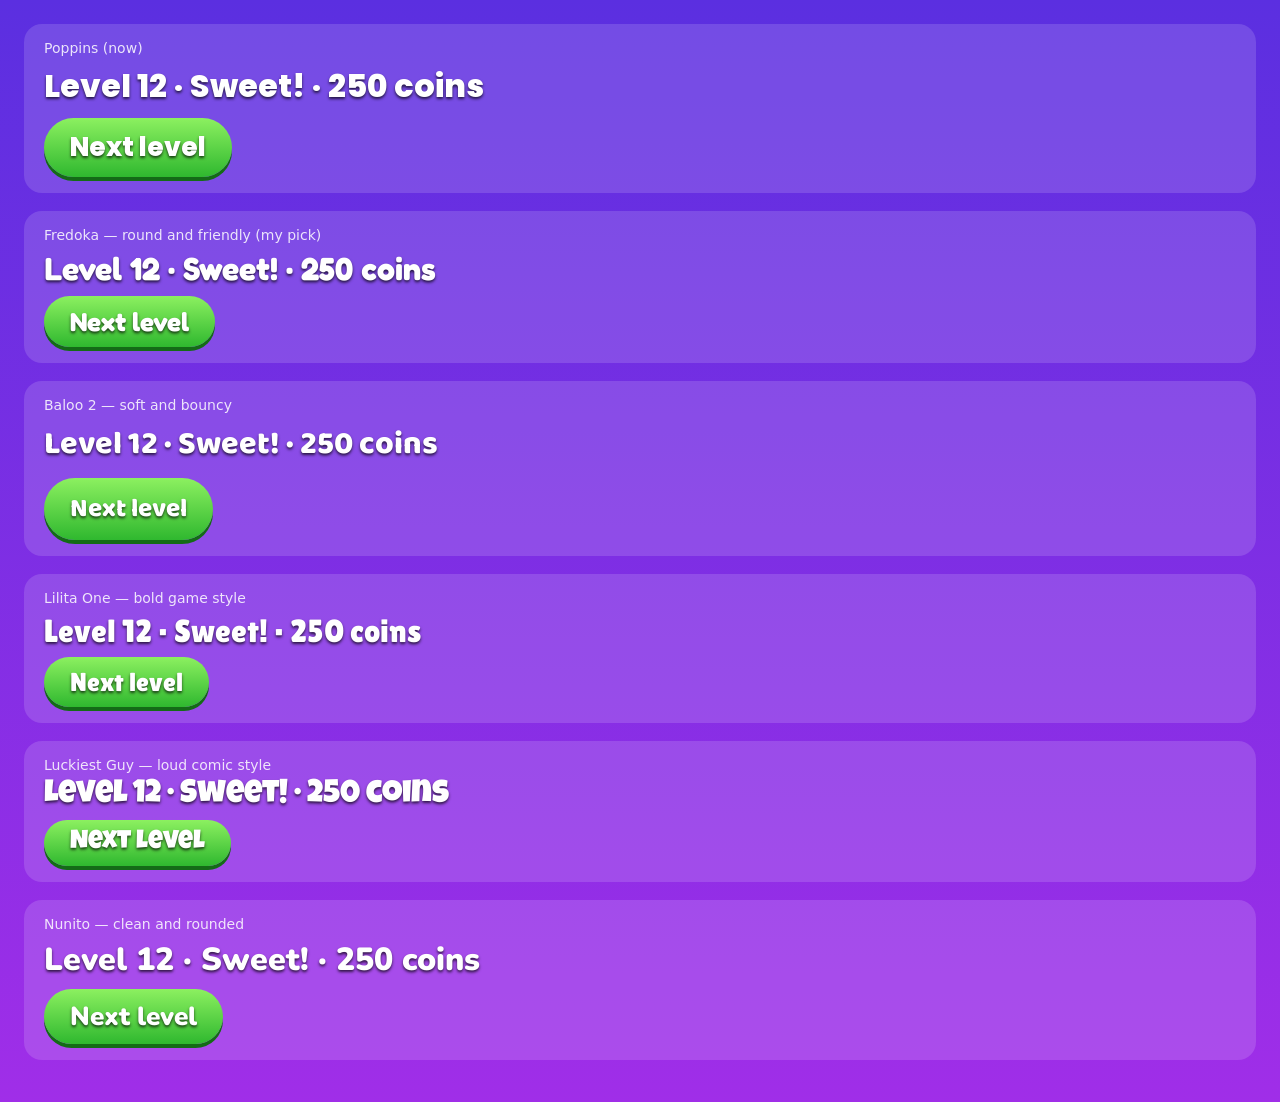
<file: fonts.html>
<!doctype html><meta charset="utf-8"><title>Candoku fonts</title><meta name="viewport" content="width=device-width,initial-scale=1">
<link href="https://fonts.googleapis.com/css2?family=Poppins:wght@700;800&family=Fredoka:wght@500;700&family=Baloo+2:wght@700;800&family=Lilita+One&family=Luckiest+Guy&family=Nunito:wght@800;900&display=swap" rel="stylesheet">
<style>body{margin:0;padding:24px;background:linear-gradient(180deg,#5b2fe0,#a02ee8);color:#fff;font-family:system-ui}
.row{margin:0 0 18px;padding:16px 20px;border-radius:18px;background:rgba(255,255,255,.14)}.n{font:14px system-ui;opacity:.85;margin-bottom:6px}
.btn{display:inline-block;margin-top:8px;padding:10px 26px;border-radius:999px;background:linear-gradient(#8cf060,#2fb82f);box-shadow:0 4px 0 #146b17;font-size:26px;text-shadow:0 2px 3px rgba(0,0,0,.7)}
.t{font-size:32px;text-shadow:0 2px 3px rgba(0,0,0,.7)}</style>
<div class="row" style="font-family:Poppins;font-weight:800"><div class="n">Poppins (now)</div><div class="t">Level 12 · Sweet! · 250 coins</div><span class="btn">Next level</span></div>
<div class="row" style="font-family:Fredoka;font-weight:700"><div class="n">Fredoka — round and friendly (my pick)</div><div class="t">Level 12 · Sweet! · 250 coins</div><span class="btn">Next level</span></div>
<div class="row" style="font-family:'Baloo 2';font-weight:800"><div class="n">Baloo 2 — soft and bouncy</div><div class="t">Level 12 · Sweet! · 250 coins</div><span class="btn">Next level</span></div>
<div class="row" style="font-family:'Lilita One'"><div class="n">Lilita One — bold game style</div><div class="t">Level 12 · Sweet! · 250 coins</div><span class="btn">Next level</span></div>
<div class="row" style="font-family:'Luckiest Guy'"><div class="n">Luckiest Guy — loud comic style</div><div class="t">Level 12 · Sweet! · 250 coins</div><span class="btn">Next level</span></div>
<div class="row" style="font-family:Nunito;font-weight:900"><div class="n">Nunito — clean and rounded</div><div class="t">Level 12 · Sweet! · 250 coins</div><span class="btn">Next level</span></div>
</file>
<file: style.css>
:root{
  --ink:#fff; --brown:#5b2a14; --brown2:#9a5f3c;
  --frame:#fff8ea; --frame-edge:#ffc247; --frame-shadow:#e0902a;
  --orange:#ff9a1f; --orange2:#ff6a00; --heart:#ff3f66; --heart-off:#d9c3dd;
  --display:'Baloo 2','Trebuchet MS',system-ui,sans-serif; --body:'Nunito',system-ui,sans-serif;
}
*{box-sizing:border-box;-webkit-tap-highlight-color:transparent}
html{background:#ff6fa8}
html,body{height:100%;margin:0}
body{
  background:
    radial-gradient(circle at 15% 12%,rgba(255,255,255,.35) 0 3px,transparent 4px) 0 0/52px 52px,
    radial-gradient(circle at 65% 70%,rgba(255,235,120,.35) 0 4px,transparent 5px) 0 0/74px 74px,
    radial-gradient(circle at 80% 25%,rgba(120,255,220,.3) 0 3px,transparent 4px) 0 0/90px 90px,
    linear-gradient(180deg,#5b2fe0 0%,#a02ee8 38%,#ff4fb0 78%,#ff8a5c 100%);
  background-attachment:fixed;
  color:var(--ink);font-family:var(--body);font-weight:800;
  overscroll-behavior:none;user-select:none;-webkit-user-select:none;touch-action:manipulation;
  padding:env(safe-area-inset-top) env(safe-area-inset-right) env(safe-area-inset-bottom) env(safe-area-inset-left);
}
[hidden]{display:none!important}
button{font:inherit;color:inherit;cursor:pointer;border:0}
svg{display:block}
.screen{max-width:460px;margin:0 auto;min-height:100%;padding:12px 16px 40px;display:flex;flex-direction:column;gap:12px;position:relative}

/* home header */
.hero{display:flex;align-items:center;justify-content:space-between;gap:10px;padding-top:4px}
.logo{font-family:var(--display);font-weight:800;font-size:clamp(40px,12vw,56px);line-height:1;display:flex;justify-content:center}
.logo span{color:var(--c);-webkit-text-stroke:3px #4a1a8f;paint-order:stroke fill;text-shadow:0 4px 0 rgba(40,0,80,.35);display:inline-block;animation:bob 2.6s ease-in-out infinite}
.logo span:nth-child(2n){animation-delay:-.6s}.logo span:nth-child(3n){animation-delay:-1.2s}
@keyframes bob{50%{transform:translateY(-5px) rotate(-3deg)}}
.icon{width:42px;height:42px;flex:none;border-radius:14px;background:#fff;color:#7a2fd0;display:grid;place-items:center;box-shadow:0 4px 0 rgba(60,0,110,.45)}
.icon:active{transform:translateY(3px);box-shadow:0 1px 0 rgba(60,0,110,.45)}
.icon svg{width:24px;height:24px}
.daily{
  display:flex;align-items:center;gap:12px;text-align:left;width:100%;padding:10px 12px;border-radius:24px;
  background:linear-gradient(110deg,#ffe14d,#ff9a1f);color:var(--brown);box-shadow:0 5px 0 #c4610a,0 12px 22px rgba(255,120,0,.3);
}
.daily:active{transform:translateY(3px);box-shadow:0 2px 0 #c4610a}
.daily-ico{width:48px;height:48px;background:rgba(255,255,255,.55);border-radius:15px;display:grid;place-items:center}
.daily-ico svg{width:34px;height:34px}
.daily-txt{display:flex;flex-direction:column;flex:1;font-family:var(--display)}
.daily-txt b{font-size:20px;line-height:1.1}.daily-txt small{font-family:var(--body);font-size:12.5px;opacity:.85}
.daily-go{background:#5b2fe0;color:#fff;padding:8px 18px;border-radius:999px;font-family:var(--display);font-size:16px}
.score{background:rgba(255,255,255,.9);color:var(--brown);border-radius:20px;padding:10px 14px;border:3px solid #ffc247;box-shadow:0 4px 0 rgba(60,0,110,.35);display:flex;flex-direction:column;gap:6px}
.score-top{display:flex;justify-content:space-between;align-items:baseline}
.rank{font-family:var(--display);font-size:20px;color:#7a2fd0}
.pts{font-size:14px}.pts b{font-family:var(--display);font-size:24px;color:#ff6a00}
.score-bar{height:10px;border-radius:99px;background:#eadcf7;overflow:hidden}
.score-bar i{display:block;height:100%;width:0;border-radius:99px;background:linear-gradient(90deg,#ff52c8,#ffd400);transition:width .6s}
.score-sub{font-size:12.5px;color:var(--brown2)}
.gain{font-family:var(--display);font-size:30px;color:#ff6a00;animation:pop .5s .5s cubic-bezier(.3,1.6,.5,1) both}
.gain small{display:block;font-family:var(--body);font-size:13px;color:var(--brown2)}
.streak{text-align:center;margin:-4px 0 0;color:#ffe14d;font-family:var(--display);font-size:17px;min-height:0}
.streak:empty{display:none}

/* level map */
.map{position:relative;width:100%;margin-top:6px}
.map svg.trail{position:absolute;inset:0;width:100%;height:100%;pointer-events:none;overflow:visible}
.node{
  position:absolute;width:62px;height:62px;margin:-31px 0 0 -31px;border-radius:50%;display:grid;place-items:center;
  font-family:var(--display);font-weight:800;font-size:24px;color:#fff;text-shadow:0 2px 0 rgba(0,0,0,.25);
  background:radial-gradient(circle at 35% 28%,rgba(255,255,255,.6),transparent 46%),var(--c);
  border:4px solid #fff;box-shadow:0 5px 0 rgba(40,0,80,.4);
}
.node:active{transform:translateY(3px);box-shadow:0 2px 0 rgba(40,0,80,.4)}
.node small{position:absolute;bottom:-20px;font-family:var(--body);font-size:11px;color:#fff;white-space:nowrap;text-shadow:0 1px 2px rgba(0,0,0,.5);letter-spacing:.5px}
.node .st{position:absolute;top:-13px;display:flex;gap:1px}
.node .st svg{width:14px;height:14px;fill:#ffe14d;stroke:#b8780a;stroke-width:1px}
.node .st svg.off{fill:rgba(255,255,255,.35);stroke:none}
.node.locked{background:#9a82c8;border-color:#cdbdf0;color:rgba(255,255,255,.7);box-shadow:0 5px 0 rgba(40,0,80,.25);pointer-events:none}
.node.current{animation:pulse 1.4s ease-in-out infinite;border-color:#ffe14d}
@keyframes pulse{50%{transform:scale(1.12);box-shadow:0 5px 0 rgba(40,0,80,.4),0 0 0 10px rgba(255,255,255,.25)}}
.node.hard{--c:#ff4421;border-color:#ffd0a0;width:70px;height:70px;margin:-35px 0 0 -35px}
.node.veryhard{--c:#1c0a3a;border-color:#ffd000;width:76px;height:76px;margin:-38px 0 0 -38px;box-shadow:0 5px 0 #000,0 0 18px rgba(255,208,0,.7);color:#ffd000}
.node .badge{position:absolute;top:-16px;left:50%;transform:translateX(-50%);font-family:var(--body);font-size:10px;font-weight:800;letter-spacing:.8px;padding:2px 7px;border-radius:999px;white-space:nowrap}
.node.hard .badge{background:#ffd000;color:#8a1d00}
.node.veryhard .badge{background:#ffd000;color:#1c0a3a}
.hopper{position:absolute;width:44px;height:44px;margin:-60px 0 0 -22px;pointer-events:none;z-index:5;filter:drop-shadow(0 4px 3px rgba(0,0,0,.35))}
.hopper svg{width:100%;height:100%}
.mascot{position:absolute;width:40px;height:40px;margin:-62px 0 0 -20px;pointer-events:none;animation:bob 1.6s ease-in-out infinite;filter:drop-shadow(0 3px 2px rgba(0,0,0,.35))}
.mascot svg{width:100%;height:100%}

/* game header */
.bar{display:flex;align-items:center;gap:8px}
.title{flex:1;display:flex;flex-direction:column;align-items:center;line-height:1.05;gap:2px}
.title b{font-family:var(--display);font-size:24px;text-shadow:0 2px 0 rgba(40,0,80,.4)}
.hearts{display:flex;gap:4px}
.hearts svg{width:20px;height:20px;fill:var(--heart);filter:drop-shadow(0 1px 0 rgba(0,0,0,.25))}
.hearts svg.off{fill:var(--heart-off)}
.hearts.hit{animation:shake .4s}
@keyframes shake{25%{transform:translateX(-4px)}75%{transform:translateX(4px)}}
.tier{align-self:center;margin:-4px 0 -2px;padding:3px 14px;border-radius:999px;font-family:var(--display);font-size:14px;letter-spacing:1.4px;text-transform:uppercase}
.tier.hard{background:#ff4421;color:#fff;box-shadow:0 3px 0 #a31d00}
.tier.veryhard{background:#1c0a3a;color:#ffd000;border:2px solid #ffd000;box-shadow:0 3px 0 #000}

/* candies found: the row has a fixed size and never grows */
.found{display:flex;justify-content:center;align-items:center;gap:6px;height:40px;flex:none;padding:0 12px;background:rgba(255,255,255,.88);border-radius:999px;align-self:center;border:2px solid var(--frame-edge);overflow:hidden}
.found svg{width:26px;height:26px;flex:none;filter:grayscale(1) brightness(1.1) opacity(.28)}
.found svg.on{filter:none}
.found svg.new{animation:foundpop .35s ease-out}
@keyframes foundpop{from{opacity:.2;transform:scale(.4)}to{opacity:1;transform:none}}

/* board */
.boardwrap{display:flex;justify-content:center;padding:2px 0}
.board{
  --n:6;--edge:var(--frame-edge);--edge2:var(--frame-shadow);
  width:min(100%,calc(100dvh - 330px),440px);display:grid;gap:3px;touch-action:none;
  grid-template-columns:repeat(var(--n),minmax(0,1fr));
  background:var(--frame);padding:7px;border-radius:24px;border:4px solid var(--edge);
  box-shadow:0 6px 0 var(--edge2),0 18px 30px rgba(40,0,80,.35);
}
.board.hard{--edge:#ff4421;--edge2:#a31d00;background:#fff0e8}
.board.veryhard{--edge:#ffd000;--edge2:#000;background:#2a1450;box-shadow:0 6px 0 #000,0 0 30px rgba(255,208,0,.45)}
.cell{
  position:relative;display:block;aspect-ratio:1;width:100%;min-width:0;min-height:0;padding:0;border-radius:20%;
  background-color:var(--c);
  background-image:linear-gradient(180deg,rgba(255,255,255,.42),rgba(255,255,255,0) 52%,rgba(0,0,0,.1));
  box-shadow:inset 0 -3px 0 rgba(0,0,0,.16),inset 0 2px 0 rgba(255,255,255,.35);
  transition:transform .12s;animation:cellin .35s ease-out both;animation-delay:var(--d,0s);
}
@keyframes cellin{from{opacity:0;transform:scale(.4)}to{opacity:1;transform:none}}
.cell:active{transform:scale(.9)}
.cell svg.candy{position:absolute;inset:7%;width:86%;height:86%;filter:drop-shadow(0 2px 2px rgba(0,0,0,.4));animation:pop .45s cubic-bezier(.3,1.6,.5,1) both;pointer-events:none}
.cell .x{position:absolute;inset:23%;pointer-events:none;
  background:
    linear-gradient(45deg,transparent 40%,#fff 40% 60%,transparent 60%),
    linear-gradient(-45deg,transparent 40%,#fff 40% 60%,transparent 60%);
  filter:drop-shadow(0 1px 1px rgba(0,0,0,.3))}
/* a player X on a square that actually holds a candy shows in another color */
.cell .x.bad{background:
    linear-gradient(45deg,transparent 40%,#000 40% 60%,transparent 60%),
    linear-gradient(-45deg,transparent 40%,#000 40% 60%,transparent 60%);
  filter:drop-shadow(0 0 2px #fff) drop-shadow(0 0 4px rgba(255,255,255,.9))}
/* shiny, glowing candies */
.cell.has svg.candy{filter:drop-shadow(0 0 4px rgba(255,255,255,.95)) drop-shadow(0 0 9px rgba(255,255,255,.55)) drop-shadow(0 2px 2px rgba(0,0,0,.4))}
.cell.has::after,.cell.has::before{content:"";position:absolute;pointer-events:none;background:#fff;
  clip-path:polygon(50% 0,60% 40%,100% 50%,60% 60%,50% 100%,40% 60%,0 50%,40% 40%);animation:twinkle 1.9s ease-in-out infinite;z-index:2}
.cell.has::after{width:30%;height:30%;right:4%;top:2%}
.cell.has::before{width:20%;height:20%;left:6%;bottom:8%;animation-delay:-.9s}
@keyframes twinkle{0%,100%{transform:scale(.2) rotate(0);opacity:0}45%{transform:scale(1) rotate(45deg);opacity:1}70%{transform:scale(.6) rotate(90deg);opacity:.5}}
.cell .q{position:absolute;inset:0;display:grid;place-items:center;font-family:var(--display);font-weight:800;font-size:clamp(14px,5vw,26px);color:#fff;text-shadow:0 2px 0 rgba(0,0,0,.3);pointer-events:none}
.cell.wrong{animation:wrong .5s}
.cell.hinted{animation:hintflash .9s ease-out}
@keyframes pop{from{transform:scale(0) rotate(-40deg)}to{transform:none}}
@keyframes wrong{0%,100%{transform:none}20%{transform:translateX(-5px)}60%{transform:translateX(5px)}}
@keyframes hintflash{0%{box-shadow:0 0 0 0 #fff,inset 0 -3px 0 rgba(0,0,0,.16)}40%{box-shadow:0 0 0 6px #fff,inset 0 -3px 0 rgba(0,0,0,.16);filter:brightness(1.3)}100%{box-shadow:inset 0 -3px 0 rgba(0,0,0,.16)}}

.toast{min-height:44px;margin:0;text-align:center;font-size:15px;line-height:1.25;color:#fff;background:rgba(40,0,90,.35);border-radius:16px;padding:8px 12px;display:flex;align-items:center;justify-content:center;opacity:0;transition:opacity .25s}
.toast.show{opacity:1}
.tools{display:grid;grid-template-columns:repeat(4,1fr);gap:8px}
.btn{
  display:flex;align-items:center;justify-content:center;gap:5px;font-family:var(--display);font-weight:800;font-size:15px;
  border-radius:18px;padding:11px 4px;background:#fff;color:#6a2cc4;box-shadow:0 5px 0 rgba(60,0,110,.45);white-space:nowrap;
}
.btn:active{transform:translateY(3px);box-shadow:0 2px 0 rgba(60,0,110,.45)}
.btn svg{width:18px;height:18px}
.btn .q{font-size:20px;line-height:1;font-weight:800}
.btn.main{background:linear-gradient(180deg,#ffd13e,#ff8a00);color:#5b2a00;box-shadow:0 5px 0 #b85a00}
.btn.main:active{box-shadow:0 2px 0 #b85a00}
.btn[aria-pressed="true"]{background:#2ee6a8;color:#06483a;box-shadow:0 5px 0 #0a8f6b}
.btn.wide{width:100%}
.help{margin:0;text-align:center;color:rgba(255,255,255,.85);font-size:13px}

/* overlays */
.overlay{position:fixed;inset:0;background:rgba(30,0,70,.6);display:grid;place-items:center;padding:20px;z-index:20;backdrop-filter:blur(4px)}
.card{width:min(100%,380px);background:var(--frame);color:var(--brown);border:4px solid var(--frame-edge);border-radius:28px;padding:22px;text-align:center;display:flex;flex-direction:column;gap:12px;box-shadow:0 8px 0 var(--frame-shadow);animation:pop .4s cubic-bezier(.3,1.4,.5,1) both}
.card.left{text-align:left}
.card h2{margin:0;font-family:var(--display);font-size:34px;line-height:1}
.card p{margin:0;color:var(--brown2)}
.card ol{margin:0;padding-left:22px;display:flex;flex-direction:column;gap:8px;font-size:17px}
.card .small{font-size:14px}
.card .btn{box-shadow:0 5px 0 var(--frame-shadow);border:2px solid var(--frame-edge)}
.card .btn.main{border-color:#ff8a00;box-shadow:0 5px 0 #b85a00}
.card .link{background:none;color:var(--brown2);text-decoration:underline;font-size:15px;padding:6px}
.stars{display:flex;justify-content:center;gap:6px}
.stars svg{width:38px;height:38px;fill:#ffc247;stroke:#b8780a;stroke-width:1px;animation:pop .5s cubic-bezier(.3,1.6,.5,1) both}
.stars svg.off{fill:#e8d9bd;stroke:none}
.win-candy{width:92px;height:92px;margin:0 auto;animation:bob 1.6s ease-in-out infinite}
.win-candy svg{width:100%;height:100%}
.lose-hearts{font-size:64px;line-height:1}
.row{display:grid;grid-template-columns:1fr 1fr;gap:10px}

.unlock{position:fixed;left:50%;top:max(14px,env(safe-area-inset-top));transform:translateX(-50%);z-index:40;display:flex;align-items:center;gap:12px;background:#fff;color:var(--brown);padding:10px 18px 10px 12px;border-radius:22px;border:3px solid #ffc247;box-shadow:0 8px 0 rgba(60,0,110,.4);animation:drop 3.2s ease both}
.unlock svg{width:46px;height:46px}.unlock small{display:block;font-size:11px;letter-spacing:1px;text-transform:uppercase;color:var(--brown2)}.unlock b{font-family:var(--display);font-size:20px;white-space:nowrap}
@keyframes drop{0%{transform:translate(-50%,-140%)}12%,85%{transform:translate(-50%,0)}100%{transform:translate(-50%,-140%)}}

#wipe{position:fixed;inset:0;z-index:50;display:grid;place-items:center;pointer-events:all;
  background:conic-gradient(from 0deg,#ff4fb0,#ffb42e,#ffe14d,#3dffb0,#3fd0ff,#a066ff,#ff4fb0)}
#wipe svg{width:min(40vw,180px);height:min(40vw,180px);filter:drop-shadow(0 6px 6px rgba(0,0,0,.35));animation:spin 1s linear infinite}
@keyframes spin{to{transform:rotate(360deg)}}
#confetti{position:fixed;inset:0;pointer-events:none;overflow:hidden;z-index:30}
#confetti b{position:absolute;top:-16px;width:9px;height:15px;border-radius:2px;animation:fall linear forwards}
@keyframes fall{to{transform:translateY(112vh) rotate(720deg)}}
@media (prefers-reduced-motion:reduce){*{animation:none!important}}

/* while playing, the page never scrolls, so the board can't jump under the finger */
body{overflow-x:hidden}
body.in-game{overflow:hidden;position:fixed;inset:0;width:100%;height:100dvh}
body.in-game .screen{min-height:0;height:100dvh;padding-bottom:16px}
@supports not (height:100dvh){body.in-game,body.in-game .screen{height:100%}}

.ver{opacity:.55;font-size:11px}
.cell .x.bad{inset:18%}

/* candies and chocolates give a small wiggle inside their square now and then */
.cell svg.candy{animation:pop .45s cubic-bezier(.3,1.6,.5,1) both,idle var(--idur,6s) ease-in-out var(--idelay,2s) infinite}
@keyframes idle{
  0%,55%,100%{transform:none}
  61%{transform:translate(3%,-13%) rotate(-11deg) scale(1.12)}
  69%{transform:translate(-3%,3%) rotate(9deg) scale(.94)}
  77%{transform:translate(2%,-7%) rotate(-6deg) scale(1.07)}
  86%{transform:translate(0,1%) rotate(3deg) scale(1)}
  92%{transform:none}
}

/* ===== illustrated worlds on the level map ===== */
.map .zone{position:absolute;left:-16px;right:-16px;pointer-events:none}
.map .decor{position:absolute;pointer-events:none;transform-origin:50% 100%;animation:sway var(--sw,4s) ease-in-out var(--dl,0s) infinite alternate;filter:drop-shadow(0 4px 3px rgba(40,0,80,.25))}
.map .decor.cloud{transform-origin:50% 50%;animation:drift calc(var(--sw,4s) * 4) ease-in-out var(--dl,0s) infinite alternate;filter:drop-shadow(0 6px 4px rgba(60,30,120,.18));opacity:.95}
.map .decor.star{transform-origin:50% 50%;animation:twinkle2 calc(var(--sw,4s) * .6) ease-in-out var(--dl,0s) infinite alternate;filter:drop-shadow(0 0 8px #fff3a8)}
@keyframes sway{from{transform:rotate(-3.5deg)}to{transform:rotate(3.5deg)}}
@keyframes drift{from{transform:translateX(-16px)}to{transform:translateX(16px)}}
@keyframes twinkle2{from{transform:scale(.7) rotate(-8deg);opacity:.6}to{transform:scale(1.1) rotate(8deg);opacity:1}}
.map .ribbon{position:absolute;left:50%;transform:translateX(-50%);z-index:3;white-space:nowrap;pointer-events:none;
  font-family:var(--display);font-size:17px;color:#fff;letter-spacing:.5px;padding:6px 26px;
  background:linear-gradient(180deg,#ff6ab8,#d12a8a);border:3px solid #fff;border-radius:12px;box-shadow:0 5px 0 rgba(90,10,70,.45);text-shadow:0 2px 0 rgba(0,0,0,.25)}
.map svg.trail{z-index:1}
.node{z-index:2}
.mascot{width:58px;height:62px;margin:-74px 0 0 -29px;z-index:4}

/* ===== opening story ===== */
.intro{position:fixed;inset:0;z-index:60;display:flex;flex-direction:column;align-items:center;
  padding:max(18px,env(safe-area-inset-top)) 18px max(18px,env(safe-area-inset-bottom));
  background:radial-gradient(900px 600px at 50% 20%,#a64bff 0%,#5b2fe0 55%,#2c1380 100%);color:#fff;overflow:hidden}
.intro-rain{position:absolute;inset:0;pointer-events:none;overflow:hidden}
.drop{position:absolute;top:-70px;width:var(--s);height:var(--s);opacity:.9;animation:rain linear infinite}
.drop svg{width:100%;height:100%;filter:drop-shadow(0 3px 3px rgba(0,0,0,.3))}
@keyframes rain{to{transform:translateY(115vh) rotate(360deg)}}
.intro-body{position:relative;flex:1;width:100%;max-width:460px;display:flex;align-items:center;justify-content:center}
.splash,.panel{display:flex;flex-direction:column;align-items:center;gap:18px;text-align:center;width:100%}
.logo.big{font-size:clamp(62px,19vw,96px)}
.hero-gumi{width:min(48vw,200px);height:min(52vw,215px);filter:drop-shadow(0 10px 8px rgba(0,0,0,.35))}
.bounce{animation:gbounce 1.4s ease-in-out infinite}
@keyframes gbounce{0%,100%{transform:translateY(0) scale(1,1)}45%{transform:translateY(-18px) scale(.96,1.05)}70%{transform:translateY(0) scale(1.06,.94)}}
.shake{animation:gshake .5s ease-in-out infinite}
@keyframes gshake{0%,100%{transform:translate(0,0) rotate(0)}25%{transform:translate(-6px,2px) rotate(-5deg)}75%{transform:translate(6px,-2px) rotate(5deg)}}
.wave{animation:gwave 1.6s ease-in-out infinite;transform-origin:50% 90%}
@keyframes gwave{0%,100%{transform:rotate(-4deg)}50%{transform:rotate(5deg) translateY(-8px)}}
.scene{position:relative;width:min(86vw,330px);height:min(86vw,330px);display:flex;align-items:center;justify-content:center}
.scene.row{height:auto;gap:12px;align-items:flex-end;justify-content:center}
.scene.row .hero-gumi{width:min(30vw,130px);height:min(33vw,140px)}
.orbit{position:absolute;inset:0;animation:spin 14s linear infinite}
.oc{position:absolute;left:50%;top:50%;width:58px;height:58px;margin:-29px 0 0 -29px;transform:rotate(var(--a)) translateY(min(-37vw,-125px))}
.oc svg{width:100%;height:100%;animation:counter 14s linear infinite;filter:drop-shadow(0 3px 3px rgba(0,0,0,.35))}
@keyframes counter{from{transform:rotate(calc(-1*var(--a)))}to{transform:rotate(calc(-1*var(--a) - 360deg))}}
.fly{position:absolute;left:50%;top:50%;width:54px;height:54px;margin:-27px 0 0 -27px;opacity:0;animation:fly 2.2s ease-out infinite}
.fly svg{width:100%;height:100%;filter:drop-shadow(0 3px 3px rgba(0,0,0,.35))}
@keyframes fly{0%{opacity:0;transform:translate(0,0) rotate(0) scale(.3)}15%{opacity:1}100%{opacity:1;transform:translate(var(--x),var(--y)) rotate(var(--r)) scale(1)}}
.bubble{position:absolute;top:2%;right:2%;background:#fff;color:#c01868;font-family:var(--display);font-size:30px;padding:6px 16px;border-radius:22px;border:4px solid #ff4fb0;transform:rotate(8deg);animation:pop .5s cubic-bezier(.3,1.6,.5,1) both,gshake .6s .5s ease-in-out infinite}
.mini{display:grid;grid-template-columns:repeat(4,1fr);gap:4px;width:min(54vw,230px);padding:8px;background:#fff8ea;border:4px solid #ffc247;border-radius:20px;box-shadow:0 6px 0 #e0902a}
.tile{aspect-ratio:1;border-radius:18%;background-color:var(--c);background-image:linear-gradient(180deg,rgba(255,255,255,.4),rgba(255,255,255,0) 55%);box-shadow:inset 0 -3px 0 rgba(0,0,0,.15);display:grid;place-items:center;animation:cellin .4s ease-out both}
.tile svg{width:86%;height:86%}
.tile b{width:46%;height:46%;background:linear-gradient(45deg,transparent 40%,#fff 40% 60%,transparent 60%),linear-gradient(-45deg,transparent 40%,#fff 40% 60%,transparent 60%)}
.cap{margin:0;font-family:var(--display);font-size:clamp(22px,6.4vw,28px);line-height:1.2;text-shadow:0 3px 0 rgba(30,0,80,.5);max-width:22ch}
.intro .play{margin-top:8px;padding:16px 34px;font-size:30px}
.intro-ctl{position:relative;width:100%;max-width:460px;display:flex;align-items:center;justify-content:space-between;gap:12px}
.intro-ctl .link{background:none;color:rgba(255,255,255,.85);text-decoration:underline;font-size:16px;padding:10px}
.intro-ctl .btn{min-width:140px;font-size:19px;padding:13px 18px}
.dots{display:flex;gap:8px}.dots i{width:10px;height:10px;border-radius:50%;background:rgba(255,255,255,.4)}.dots i.on{background:#ffe14d;transform:scale(1.3)}

/* ===== settings switches ===== */
.opts{display:flex;flex-direction:column;gap:8px;margin:4px 0}
.opt{display:flex;align-items:center;justify-content:space-between;font-size:16px}
.sw{width:54px;height:30px;border-radius:99px;background:#d9c9bd;position:relative;transition:background .2s;box-shadow:inset 0 2px 3px rgba(0,0,0,.2)}
.sw::after{content:"";position:absolute;left:3px;top:3px;width:24px;height:24px;border-radius:50%;background:#fff;box-shadow:0 2px 3px rgba(0,0,0,.3);transition:transform .2s}
.sw[aria-checked="true"]{background:#2ee6a8}.sw[aria-checked="true"]::after{transform:translateX(24px)}
.intro .play,.play{font-family:var(--display);font-weight:800;color:#5b2a00;border-radius:30px;background:linear-gradient(180deg,#ffd13e,#ff8a00);box-shadow:0 7px 0 #b85a00,0 14px 24px rgba(0,0,0,.3);letter-spacing:.5px;animation:gbounce 1.8s ease-in-out infinite}
.intro .play:active{transform:translateY(5px);box-shadow:0 2px 0 #b85a00;animation:none}
.intro .play:disabled{animation:none;opacity:.8}

/* hint inventory */
#hintBtn{position:relative}
#hintBtn .badge{position:absolute;top:-7px;right:-5px;min-width:22px;height:22px;padding:0 6px;border-radius:11px;background:#fff;color:#c2185b;font:800 13px/22px Nunito,system-ui,sans-serif;font-style:normal;text-align:center;box-shadow:0 2px 6px rgba(0,0,0,.3)}
#hintBtn.empty{opacity:.65}
#hintBtn.empty .badge{background:#444;color:#fff}
.hint-big{display:flex;align-items:center;justify-content:center;gap:10px;font-size:34px;font-weight:800}
.hint-big svg{width:48px;height:48px}
.reward{margin:6px 0 0;font-weight:700;color:#ffe08a}
.reward b{color:#fff}
#hintUse:disabled{opacity:.5}

/* daily ranking */
.rank-btn{margin-top:6px}
.namefield{display:flex;align-items:center;justify-content:center;gap:8px;margin:8px 0;font-weight:600;font-size:14px}
.namefield input{width:150px;padding:8px 10px;border-radius:10px;border:2px solid rgba(255,255,255,.5);background:rgba(255,255,255,.15);color:#fff;font:600 15px Nunito,system-ui,sans-serif;text-align:center}
.rlist{max-height:44vh;overflow:auto;margin:6px 0;text-align:left}
.rrow{display:grid;grid-template-columns:34px 1fr auto;align-items:center;gap:8px;padding:7px 10px;border-radius:10px;background:rgba(255,255,255,.1);margin-bottom:5px;font-weight:600}
.rrow b{text-align:center}
.rrow em{font-style:normal;font-weight:800}
.rrow.me{background:rgba(255,224,138,.35);outline:2px solid #ffe08a}
.rmine{margin:4px 0 10px;font-weight:700;color:#ffe08a;min-height:1.2em}

/* painted world behind the board */
#scene{position:fixed;inset:0;z-index:0;display:none;overflow:hidden;background:#5b2fe0}
#scene svg{position:absolute;inset:0;width:100%;height:100%}
body.in-game #scene{display:block}
body.in-game #scene::after{content:"";position:absolute;inset:0;background:radial-gradient(ellipse at 50% 45%,rgba(255,255,255,0) 40%,rgba(40,0,80,.14) 100%)}
.screen{z-index:1}
.drift{animation:drift var(--dur,30s) ease-in-out infinite alternate}
.drift.d2{animation-direction:alternate-reverse}
@keyframes drift{from{transform:translate(0,0)}to{transform:translate(var(--dx,20px),0)}}
.tw{animation:twk 2.6s ease-in-out infinite;transform-box:fill-box;transform-origin:center}
@keyframes twk{0%,100%{opacity:.35;transform:scale(.8)}50%{opacity:1;transform:scale(1.15)}}
.flow{stroke-dasharray:34 22;animation:flow 5s linear infinite}
.flow.f2{animation-duration:7s;animation-direction:reverse}.flow.f3{animation-duration:9s}
@keyframes flow{to{stroke-dashoffset:-112}}
/* chunkier game frame and top panel */
body.in-game .bar{padding:8px 10px;border-radius:22px;background:linear-gradient(180deg,rgba(255,248,234,.96),rgba(255,226,170,.96));border:4px solid #ffc247;box-shadow:0 5px 0 #e0902a,0 12px 22px rgba(40,0,80,.35);color:#5b2a14}
body.in-game .bar .title b{color:#5b2a14;text-shadow:0 2px 0 rgba(255,255,255,.7)}
body.in-game .bar .icon{color:#5b2a14}
body.in-game .board{border-width:6px;box-shadow:0 8px 0 var(--edge2),0 0 0 3px rgba(255,255,255,.55),0 22px 36px rgba(40,0,80,.45)}
body.in-game .help{color:#fff;text-shadow:0 1px 3px rgba(40,0,80,.7)}
@media (prefers-reduced-motion:reduce){.drift,.tw,.flow{animation:none}}

body.in-game .help{position:absolute;right:8px;bottom:4px;margin:0;font-size:0;line-height:1}
body.in-game .help .ver{font-size:10px;opacity:.7}

/* painted world on the level screen */
#scene{background:#2a1450 center/cover no-repeat}
#scene svg{display:none}
/* popup windows use the painted chocolate-wafer frame */
.card{--cw:min(340px,calc(100vw - 40px));--k:calc(var(--cw) / 817);width:var(--cw);position:relative;background:none;box-shadow:none;border-radius:0;
  border:solid transparent;border-width:calc(var(--k) * 215) calc(var(--k) * 80) calc(var(--k) * 125) calc(var(--k) * 80);
  border-image:url(art/panel.webp) 215 80 125 80 fill stretch;padding:calc(var(--k) * 20) 4px 0;color:#6b3d1e;filter:drop-shadow(0 12px 16px rgba(40,0,80,.5))}
.card h2{position:absolute;left:50%;top:calc(var(--k) * -190);transform:translateX(-50%);width:calc(var(--k) * 440);height:calc(var(--k) * 130);display:grid;place-items:center;margin:0;
  font-size:21px;line-height:1;color:#7a4a22;text-shadow:0 1px 0 #fff;white-space:nowrap;z-index:1}
.card .xclose{position:absolute;left:calc(var(--k) * 613);top:calc(var(--k) * -147);width:calc(var(--k) * 124);height:calc(var(--k) * 124);background:transparent;border-radius:50%;z-index:2}
.card p{color:#7a4a22}
.card .link{color:#8a5a30}

/* wallet, tools with wand, daily bonus, shop */
.wallet{display:flex;gap:8px;justify-content:flex-end}
.chip{display:flex;align-items:center;gap:6px;height:34px;padding:0 12px 0 8px;border-radius:999px;background:rgba(255,255,255,.92);color:#5b2a14;border:2px solid #ffc247;box-shadow:0 3px 0 #e0902a;font:800 15px var(--display)}
.chip svg{width:22px;height:22px}
.chip svg.stroke,.pico.stroke,#itemIcon.stroke{color:#ff8a00;fill:none;stroke:currentColor}
.chip i{font-style:normal;background:#2fbf4a;color:#fff;border-radius:50%;width:18px;height:18px;line-height:18px;text-align:center;font-size:15px}
#walletCoins{cursor:pointer}
.tools{grid-template-columns:repeat(5,1fr);gap:6px}
.tools .btn{padding-left:2px;padding-right:2px;font-size:13px;position:relative}
.tools .btn svg{width:20px;height:20px}
#wandBtn .badge{position:absolute;top:-7px;right:-4px;min-width:20px;height:20px;padding:0 5px;border-radius:10px;background:#fff;color:#c2185b;font:800 12px/20px Nunito,system-ui,sans-serif;font-style:normal;text-align:center;box-shadow:0 2px 6px rgba(0,0,0,.3)}
#wandBtn.empty{opacity:.65}
.ico{display:inline-block;width:1.1em;height:1.1em;vertical-align:-.2em}
.reward.coins{margin-top:2px}
.bgrid{display:grid;grid-template-columns:repeat(3,1fr);gap:8px;margin:4px 0}
.bcard{position:relative;aspect-ratio:1;border-radius:14px;padding:0;perspective:600px;background:none}
.bcard .front,.bcard .back{position:absolute;inset:0;display:grid;place-items:center;border-radius:14px;backface-visibility:hidden;transition:transform .5s}
.bcard .front{background:linear-gradient(180deg,#5fd8ff,#1fa3e8);border:3px solid #fff;box-shadow:0 4px 0 #0f74b3,0 0 0 2px #ffc247;font:800 38px var(--display);color:#fff;text-shadow:0 2px 0 #0f74b3}
.bcard .back{background:linear-gradient(180deg,#fff8e8,#ffe0a8);border:3px solid #ffc247;transform:rotateY(180deg);display:flex;flex-direction:column;align-items:center;justify-content:center;gap:2px;color:#5b2a14;font:800 18px var(--display)}
.bcard.open .front{transform:rotateY(180deg)}
.bcard.open .back{transform:rotateY(0)}
.bcard.dim{opacity:.6}
.bcard.mine .back{box-shadow:0 0 0 3px #ffd84a,0 0 18px #ffd84a}
.pico{width:32px;height:32px}
.bgrid:not(:has(.open)) .bcard{animation:bwiggle 2.6s ease-in-out infinite}
.bgrid .bcard:nth-child(2n){animation-delay:-.7s}
.bgrid .bcard:nth-child(3n){animation-delay:-1.3s}
@keyframes bwiggle{0%,86%,100%{transform:rotate(0)}90%{transform:rotate(-4deg)}95%{transform:rotate(4deg)}}
.shopbal{display:flex;justify-content:center;align-items:center;gap:6px;font:800 24px var(--display);margin:0}
.shopbal svg{width:30px;height:30px}
.shoplist{display:flex;flex-direction:column;gap:8px}
.shoprow{display:flex;align-items:center;gap:10px;padding:8px 10px;border-radius:14px;background:rgba(255,255,255,.55);text-align:left}
.shoprow span{flex:1;display:flex;flex-direction:column;line-height:1.15}
.shoprow small{font-size:12px;opacity:.75}
.shoprow .buy{width:auto;padding:8px 14px;display:flex;align-items:center;gap:4px}
.shoprow .buy svg{width:20px;height:20px}
.shoprow .buy:disabled{opacity:.5}

/* bottom navigation on the map screens */
.nav{position:fixed;left:50%;bottom:0;transform:translateX(-50%);width:min(460px,100%);z-index:10;display:grid;grid-template-columns:repeat(4,1fr);
  padding:6px 8px calc(6px + env(safe-area-inset-bottom));background:linear-gradient(180deg,#8a4a22,#5b2a14);border-top:3px solid #ffc247;box-shadow:0 -6px 18px rgba(40,0,80,.4)}
.nav button{display:flex;flex-direction:column;align-items:center;gap:2px;padding:6px 0 4px;border-radius:14px;background:none;color:#ffe9c4;font:800 12px var(--display)}
.nav button svg{width:26px;height:26px}
.nav button.on{background:rgba(255,194,71,.25);color:#fff}
body.in-game .nav{display:none}
#home.screen{padding-bottom:84px}
/* profile */
.pf-top{display:flex;align-items:center;gap:10px;text-align:left}
.pf-gumi{width:74px;height:82px;flex:none}
.pf-id{flex:1;display:flex;flex-direction:column;gap:3px;min-width:0}
.pf-id input{width:100%;padding:6px 8px;border-radius:10px;border:2px solid #c78a52;background:#fff8ea;color:#5b2a14;font:800 17px var(--display)}
.pf-id b{font:800 15px var(--display);color:#7a2fd0}
.pf-id small{font-size:12px;color:#7a4a22}
.pf-grid{display:grid;grid-template-columns:repeat(2,1fr);gap:6px}
.pf-grid div{display:flex;flex-direction:column;align-items:center;padding:7px 4px;border-radius:12px;background:rgba(255,255,255,.55)}
.pf-grid b{font:800 18px var(--display);color:#5b2a14}
.pf-grid small{font-size:11px;opacity:.8}

/* side medallions on the map, 5-tab navigation, mini-games */
.sides{position:sticky;top:96px;height:0;z-index:6;pointer-events:none}
.sides .col{position:absolute;top:10px;display:flex;flex-direction:column;gap:14px;pointer-events:auto}
.sides .l{left:2px}.sides .r{right:2px}
.med{position:relative;width:64px;display:flex;flex-direction:column;align-items:center;background:none;padding:0;filter:drop-shadow(0 4px 4px rgba(40,0,80,.45))}
.med .disc{width:58px;height:58px;border-radius:50%;display:grid;place-items:center;background:radial-gradient(circle at 35% 28%,#fffbe6,#ffe08a 55%,#f0a62a);border:4px solid #2a8aa6;box-shadow:inset 0 -4px 0 rgba(0,0,0,.14),0 0 0 2px #fff}
.med .disc svg{width:38px;height:38px}
.med .tag{margin-top:-9px;min-width:46px;padding:1px 8px;border-radius:999px;background:#1f6f86;color:#fff;border:2px solid #fff;font:800 12px var(--display);text-align:center;white-space:nowrap}
.med.ready .disc{animation:medpulse 1.4s ease-in-out infinite;box-shadow:inset 0 -4px 0 rgba(0,0,0,.14),0 0 0 2px #fff,0 0 16px 4px #ffe14d}
.med.ready .tag{background:#2fbf4a}
@keyframes medpulse{50%{transform:scale(1.07)}}
.nav{grid-template-columns:repeat(5,1fr)}
.nav button{position:relative}
.nav button.dot::after{content:"";position:absolute;top:2px;right:calc(50% - 22px);width:12px;height:12px;border-radius:50%;background:#ff3f3f;border:2px solid #fff}
.chip.me{margin-right:auto;padding-left:4px}
.chip.me .gum{width:28px;height:28px}
.chest-art{width:96px;height:96px;margin:0 auto;animation:bob 1.8s ease-in-out infinite}
.chest-prize{display:flex;flex-direction:column;gap:6px;align-items:center}
.rwd{display:flex;align-items:center;gap:6px;font:800 18px var(--display)}
.rwd .pico{width:26px;height:26px}
.rwd.big .pico{width:40px;height:40px}.rwd.big{font-size:26px}
.wheel-svg{width:min(230px,72%);margin:0 auto;display:block;overflow:visible}
.quest .qbar{display:block;height:7px;border-radius:5px;background:rgba(0,0,0,.12);margin-top:4px;overflow:hidden}
.quest .qbar u{display:block;height:100%;background:linear-gradient(90deg,#ffb347,#ff5fa8);border-radius:5px}
.memgrid{display:grid;grid-template-columns:repeat(4,1fr);gap:7px}
.mcard{position:relative;aspect-ratio:1;padding:0;background:none;perspective:500px}
.mcard .front,.mcard .back{position:absolute;inset:0;display:grid;place-items:center;border-radius:12px;backface-visibility:hidden;transition:transform .35s}
.mcard .front{background:linear-gradient(180deg,#5fd8ff,#1fa3e8);border:3px solid #fff;box-shadow:0 3px 0 #0f74b3;font:800 24px var(--display);color:#fff}
.mcard .back{background:#fff8e8;border:3px solid #ffc247;transform:rotateY(180deg)}
.mcard .back svg{width:70%;height:70%}
.mcard.open .front{transform:rotateY(180deg)}.mcard.open .back{transform:rotateY(0)}
.mcard.done{opacity:.55}
.tosscv{display:block;width:100%;max-width:270px;margin:0 auto;border-radius:14px;border:3px solid #fff;touch-action:none;box-shadow:0 3px 0 rgba(0,0,0,.2)}

/* painted icons replace the words */
.tools .btn{padding:6px 2px;min-height:54px;display:grid;place-items:center}
.tools .btn .tico{width:38px;height:38px;object-fit:contain;filter:drop-shadow(0 2px 2px rgba(60,0,110,.3));pointer-events:none}
.tools .btn.main{padding:6px 2px}
#maybeBtn[aria-pressed="true"]{background:#ffe9a8;box-shadow:inset 0 0 0 3px #ff9a1f,0 4px 0 rgba(60,0,110,.45)}
.chip img{width:26px;height:26px;object-fit:contain}
.med .disc img{width:44px;height:44px;object-fit:contain}
.hint-big img{width:54px;height:54px;object-fit:contain}
.chest-art{width:110px;height:110px;object-fit:contain}
.shopbal img{width:32px;height:32px}
.pico{object-fit:contain}
.ico{object-fit:contain}

/* colorful navigation tiles */
.nav button .navico{width:40px;height:40px;object-fit:contain;filter:drop-shadow(0 2px 2px rgba(0,0,0,.35));pointer-events:none}
.nav button{gap:1px}
.nav button.on{background:rgba(255,255,255,.22)}
.nav button.dot::after{right:calc(50% - 26px)}
/* 3D hearts */
.hearts{gap:3px}
.hearts img{width:30px;height:30px;object-fit:contain;filter:drop-shadow(0 2px 2px rgba(90,0,40,.4))}
.hearts img.off{opacity:.85}
/* boss */
.node.veryhard::before{content:"👑";position:absolute;top:-22px;left:50%;transform:translateX(-50%);font-size:22px;line-height:1;filter:drop-shadow(0 2px 2px rgba(0,0,0,.4))}
.map .ribbon{white-space:normal;width:max-content;max-width:calc(100% - 156px);text-align:center;line-height:1.1}
/* 10x10 uses the whole screen width */
.screen.n10{padding-left:4px;padding-right:4px}
.boardwrap.n10{margin:0}
.board.n10{width:min(calc(100vw - 8px),calc(100dvh - 236px),540px);gap:2px;padding:5px;border-radius:20px;border-width:5px}
.screen.n10 .bar,.screen.n10 .tools{margin:0 12px}
/* tutorial coach */
#coach{position:fixed;inset:0;z-index:15;pointer-events:none}
#coachRing{position:absolute;border:4px solid #ffe14d;border-radius:18px;box-shadow:0 0 0 3px rgba(255,255,255,.7),0 0 22px 6px rgba(255,225,77,.8);animation:ringpulse 1.2s ease-in-out infinite;transition:all .3s}
@keyframes ringpulse{50%{transform:scale(1.025);box-shadow:0 0 0 3px rgba(255,255,255,.9),0 0 30px 10px rgba(255,225,77,.95)}}
#coachBubble{position:absolute;left:50%;transform:translateX(-50%);width:min(94vw,430px);display:flex;gap:10px;align-items:flex-end;padding:12px 14px;border-radius:22px;background:linear-gradient(180deg,#fff8ea,#ffe3b0);border:4px solid #8a4a22;box-shadow:0 6px 0 #5b2a14,0 14px 28px rgba(40,0,80,.5);color:#5b2a14;pointer-events:auto}
.coach-gumi{width:70px;height:78px;flex:none}
.coach-body{flex:1;display:flex;flex-direction:column;gap:6px;text-align:left}
.coach-body small{font:800 12px var(--display);opacity:.7}
.coach-body p{margin:0;font-size:15px;line-height:1.3;font-weight:800}
.coach-actions{display:flex;justify-content:space-between;align-items:center;gap:8px}
.coach-actions .btn{width:auto;padding:8px 18px}
.coach-actions .link{background:none;color:#8a5a30;text-decoration:underline;font-size:14px}

/* crisp, glossy pieces on the board */
.cell.has svg.candy{filter:drop-shadow(0 0 2px rgba(255,255,255,.95)) drop-shadow(0 2px 2px rgba(0,0,0,.45))}
.cell svg.candy{filter:drop-shadow(0 2px 2px rgba(0,0,0,.45));image-rendering:auto}

/* header with every number, always visible on the map */
.wallet{position:sticky;top:0;z-index:9;margin:-12px -16px -4px;padding:8px 10px;gap:6px;justify-content:space-between;background:linear-gradient(180deg,#6a35e6,#8a4af0);border-bottom:3px solid #ffc247;box-shadow:0 4px 12px rgba(40,0,80,.4)}
.wallet .chip{height:34px;padding:0 8px 0 5px;font-size:14px;gap:4px}
.wallet .chip.me{margin-right:0;padding:0 5px}
.chip .hrt{width:24px;height:24px}
/* side medallions sit at the screen edges, clear of the level numbers and captions */
.sides{top:66px}
.sides .l{left:-12px}.sides .r{right:-12px}
/* difficulty colors: hard = red, very hard = purple, extremely hard = black */
.node.veryhard{--c:#8a3de0;border-color:#e9d2ff;box-shadow:0 5px 0 #4a1a8f,0 0 18px rgba(176,123,255,.85);color:#fff}
.node.veryhard .badge{background:#e9d2ff;color:#4a1a8f}
.node.extreme{--c:#16161c;border-color:#fff;width:80px;height:80px;margin:-40px 0 0 -40px;box-shadow:0 5px 0 #000,0 0 20px rgba(255,255,255,.55);color:#fff}
.node.extreme .badge{background:#fff;color:#111}
.node.extreme::before{content:"💀";position:absolute;top:-22px;left:50%;transform:translateX(-50%);font-size:22px;line-height:1}
.tier.veryhard{background:#7a2fd0;color:#fff;border:2px solid #e9d2ff;box-shadow:0 3px 0 #3a1180}
.tier.extreme{background:#111;color:#fff;border:2px solid #fff;box-shadow:0 3px 0 #000}
.board.veryhard{--edge:#8a3de0;--edge2:#4a1a8f;background:#f3e8ff;box-shadow:0 6px 0 #4a1a8f,0 0 24px rgba(138,61,224,.55)}
.board.extreme{--edge:#222;--edge2:#000;background:#2b2b33;box-shadow:0 6px 0 #000,0 0 26px rgba(0,0,0,.6)}
/* colorful tool tiles, no white buttons */
.tools .btn,.tools .btn.main{background:none;box-shadow:none;border:0;padding:0;min-height:0;border-radius:16px;filter:drop-shadow(0 4px 3px rgba(40,0,80,.45))}
.tools .btn .tico{width:100%;max-width:66px;height:auto;filter:none}
.tools .btn.empty{opacity:.6}
#maybeBtn[aria-pressed="true"]{background:none;box-shadow:none;outline:4px solid #ffe14d;outline-offset:-3px}

/* world title: a painted candy ribbon */
.map .ribbon{white-space:normal;max-width:none;width:min(262px,calc(100% - 150px));aspect-ratio:700/213;display:grid;place-items:center;padding:0 15%;
  background:url(art/ribbon.webp) center/100% 100% no-repeat;border:0;border-radius:0;box-shadow:none;letter-spacing:0;text-transform:none;font-size:inherit;
  color:#6b3418;text-shadow:0 1px 0 rgba(255,255,255,.75);font-family:var(--display);text-align:center;line-height:1;filter:drop-shadow(0 4px 4px rgba(40,0,80,.35))}
.map .ribbon span{display:block}
.map .ribbon small{display:block;font-size:10px;letter-spacing:2.5px;font-weight:800;opacity:.75;margin-bottom:1px}
.map .ribbon b{display:block;font-size:17px;font-weight:800;line-height:1.05}
/* medallions: roomier, calmer pulse, tag always on top of the neighbour */
.sides .col{gap:30px}
.med{z-index:1}.med .tag{position:relative;z-index:3}
@keyframes medpulse{50%{transform:scale(1.04)}}
/* smaller in-game tool tiles */
.tools{align-items:center;justify-items:center}
.tools .btn .tico{max-width:50px}

.map .ribbon{transform:translate(-50%,-50%)}

/* no more beige: sky-blue popups, teal world ribbons, rich colored board frames */
.card{border-image-source:url(art/panel_blue.webp)}
.map .ribbon{background-image:url(art/ribbon_teal.webp);width:min(312px,calc(100% - 64px));padding:0 16%;color:#fff;text-shadow:0 2px 0 #0b5f6a,0 0 8px rgba(8,70,84,.7)}
.map .ribbon small{font-size:11px;opacity:.95;color:#d9fbff}
.map .ribbon b{font-size:17px;line-height:1.02}
.board{background:linear-gradient(180deg,#5a3cf0,#2f1a9a)}
.board.hard{background:linear-gradient(180deg,#ff6a4d,#b8281a)}
.board.veryhard{background:linear-gradient(180deg,#a45cff,#5a1fb8)}
.board.extreme{background:linear-gradient(180deg,#3a3a46,#0d0d12)}

/* green is the button color */
.btn.main,.card .btn.main{background:linear-gradient(180deg,#8cf060,#2fb82f);border:2px solid #1c8a1c;box-shadow:0 5px 0 #146b17;color:#fff;text-shadow:0 2px 0 rgba(8,70,20,.65)}
.btn.main:disabled{filter:saturate(.5);opacity:.6}
.bcard .front{background:linear-gradient(180deg,#8cf060,#2fb82f);box-shadow:0 4px 0 #146b17,0 0 0 2px #ffc247;text-shadow:0 2px 0 #146b17}
.mcard .front{background:linear-gradient(180deg,#8cf060,#2fb82f);box-shadow:0 3px 0 #146b17}

/* stars land one by one */
.stars svg{animation:none;opacity:0;transform:scale(.2)}
.stars svg.show{animation:starpop .6s cubic-bezier(.3,1.8,.5,1) both}
.stars svg.show:not(.off){filter:drop-shadow(0 0 8px #ffe14d) drop-shadow(0 2px 0 rgba(120,70,0,.4))}
@keyframes starpop{0%{opacity:0;transform:scale(.2) rotate(-45deg)}60%{opacity:1;transform:scale(1.4) rotate(8deg)}100%{opacity:1;transform:scale(1) rotate(0)}}
/* the win popup takes about half the screen */
#win .card{--cw:min(318px,calc(100vw - 48px));gap:5px}
#win .win-candy{width:54px;height:54px}
#win .stars svg{width:42px;height:42px}
#win .card p{font-size:13px}
#win .gain{font-size:24px;line-height:1}
#win .gain small{font-size:11px}
#win .row{gap:8px}
/* no underlined links: every small action is a proper 3D button */
.card .link,.rank-btn,.coach-actions .link,.intro-ctl .link{display:inline-block;align-self:center;text-decoration:none;background:linear-gradient(180deg,#7fd8ff,#2e9be8);color:#fff;border:2px solid #1b6fb5;border-radius:14px;padding:8px 22px;font:800 15px var(--display);box-shadow:0 4px 0 #14538a;text-shadow:0 2px 0 rgba(10,60,110,.6);cursor:pointer}
.card .link:active,.rank-btn:active,.coach-actions .link:active,.intro-ctl .link:active{transform:translateY(3px);box-shadow:0 1px 0 #14538a}
.coach-actions .link{padding:6px 16px;font-size:14px}
.rank-btn{margin-top:8px}

.card .btn:not(.main){background:linear-gradient(180deg,#7fd8ff,#2e9be8);color:#fff;border:2px solid #1b6fb5;box-shadow:0 5px 0 #14538a;text-shadow:0 2px 0 rgba(10,60,110,.6)}

.hopper.gumi{width:58px;height:62px;margin:-74px 0 0 -29px;z-index:6;filter:drop-shadow(0 4px 3px rgba(0,0,0,.4))}

/* neutral, light board frame so it never mixes with the colors of the squares; difficulty shows on the edge only */
.board,.board.hard,.board.veryhard,.board.extreme{background:#f7f1e5}
/* green is the button color, everywhere */
.card .link,.rank-btn,.coach-actions .link,.intro-ctl .link,.card .btn:not(.main){background:linear-gradient(180deg,#8cf060,#2fb82f);border-color:#1c8a1c;box-shadow:0 4px 0 #146b17;text-shadow:0 2px 0 rgba(8,70,20,.65)}
.card .btn:not(.main){box-shadow:0 5px 0 #146b17}
.card .link:active,.rank-btn:active,.coach-actions .link:active,.intro-ctl .link:active{box-shadow:0 1px 0 #146b17}
.daily-go{background:linear-gradient(180deg,#8cf060,#2fb82f);border:2px solid #1c8a1c;box-shadow:0 4px 0 #146b17;color:#fff;text-shadow:0 2px 0 rgba(8,70,20,.65)}
.play{background:linear-gradient(180deg,#8cf060,#2fb82f);border-color:#1c8a1c;box-shadow:0 6px 0 #146b17;color:#fff;text-shadow:0 2px 0 rgba(8,70,20,.65)}

/* stars: fly in from above, spin, land with a thump, burst into sparkles */
.stars{position:relative;overflow:visible;gap:8px}
#win .stars svg{width:54px;height:54px}
.stars svg.show{animation:starfly .8s cubic-bezier(.2,1.2,.4,1) both}
@keyframes starfly{0%{opacity:0;transform:translateY(-170px) scale(2.5) rotate(-240deg)}55%{opacity:1;transform:translateY(7px) scale(.78) rotate(12deg)}78%{transform:translateY(-5px) scale(1.28) rotate(-7deg)}100%{opacity:1;transform:none}}
.spark{position:absolute;width:8px;height:8px;margin:-4px 0 0 -4px;border-radius:50%;pointer-events:none;animation:sparkout .75s ease-out forwards;box-shadow:0 0 6px rgba(255,255,255,.9)}
@keyframes sparkout{from{opacity:1;transform:translate(0,0) scale(1)}to{opacity:0;transform:translate(var(--dx),var(--dy)) scale(.2)}}

/* big 3D stars */
.stars svg{fill:none;stroke:none}
.stars{gap:2px}
#win .stars svg{width:84px;height:84px;margin:0 -4px}
.stars svg.show:not(.off){filter:drop-shadow(0 0 10px rgba(255,225,77,.9)) drop-shadow(0 4px 2px rgba(110,60,0,.45))}
.st svg{fill:none;stroke:none}

/* painted stars */
.stars img.star,.st img.star{display:block;object-fit:contain;filter:drop-shadow(0 3px 2px rgba(90,40,0,.45))}
#win .stars img.star{width:88px;height:88px;margin:0 -5px;opacity:0;transform:scale(.2)}
#win .stars img.star.show{animation:starfly .8s cubic-bezier(.2,1.2,.4,1) both}
#win .stars img.star.show:not(.off){filter:drop-shadow(0 0 12px rgba(255,225,77,.9)) drop-shadow(0 4px 2px rgba(110,60,0,.45))}
.st img.star{width:20px;height:20px}
/* only "Next level" stays green; everything else gets its own color */
.card .link,.rank-btn,.coach-actions .link,.intro-ctl .link,.card .btn:not(.main){background:linear-gradient(180deg,#7fd8ff,#2e9be8);border-color:#1b6fb5;box-shadow:0 4px 0 #14538a;text-shadow:0 2px 0 rgba(10,60,110,.6)}
.card .btn:not(.main){box-shadow:0 5px 0 #14538a}
.card .link:active,.rank-btn:active,.coach-actions .link:active,.intro-ctl .link:active{box-shadow:0 1px 0 #14538a}
.btn.main,.card .btn.main,.daily-go,.play{background:linear-gradient(180deg,#ffd45a,#ff9a1f);border:2px solid #c96b00;box-shadow:0 5px 0 #a85500;color:#fff;text-shadow:0 2px 0 rgba(120,60,0,.6)}
#nextBtn,#nextBtn.btn{background:linear-gradient(180deg,#8cf060,#2fb82f);border:2px solid #1c8a1c;box-shadow:0 5px 0 #146b17;color:#fff;text-shadow:0 2px 0 rgba(8,70,20,.65)}
.bcard .front,.mcard .front{background:linear-gradient(180deg,#5fd8ff,#1fa3e8);box-shadow:0 4px 0 #0f74b3,0 0 0 2px #ffc247;text-shadow:0 2px 0 #0f74b3}

/* smaller buttons in the win popup */
#win .card .btn{padding:7px 10px;font-size:14px;min-height:0;border-radius:12px;box-shadow:0 4px 0 #14538a}
#win .card #nextBtn{box-shadow:0 4px 0 #146b17}
#win .card .row .btn{flex:1}
#win .card .link{padding:5px 16px;font-size:13px;box-shadow:0 3px 0 #14538a}

/* effects layer: bursts and praise words */
#fx{position:fixed;inset:0;z-index:12;pointer-events:none;overflow:hidden}
.fx-p{position:absolute;border-radius:50%;margin:-4px 0 0 -4px;box-shadow:0 0 6px rgba(255,255,255,.85);animation:fxp .8s cubic-bezier(.2,.7,.3,1) forwards}
@keyframes fxp{from{opacity:1;transform:translate(0,0) scale(1)}to{opacity:0;transform:translate(var(--dx),var(--dy)) scale(.15)}}
.fx-ring{position:absolute;width:20px;height:20px;margin:-10px 0 0 -10px;border-radius:50%;border:4px solid #fff;animation:fxring .6s ease-out forwards}
@keyframes fxring{from{opacity:.95;transform:scale(1)}to{opacity:0;transform:scale(5)}}
.fx-word{position:absolute;transform:translate(-50%,-50%);font:800 40px var(--display);white-space:nowrap;color:#ffe14d;-webkit-text-stroke:3px #7a3d00;paint-order:stroke fill;text-shadow:0 5px 0 #a85500,0 0 16px rgba(255,225,77,.8);animation:fxword 1.15s cubic-bezier(.2,1.4,.4,1) forwards}
.fx-word.big{font-size:56px;color:#fff;-webkit-text-stroke:4px #c2185b;text-shadow:0 6px 0 #8a1040,0 0 22px rgba(255,120,200,.9)}
@keyframes fxword{0%{opacity:0;transform:translate(-50%,-30%) scale(.2) rotate(-8deg)}22%{opacity:1;transform:translate(-50%,-50%) scale(1.25) rotate(3deg)}38%{transform:translate(-50%,-50%) scale(1) rotate(0)}78%{opacity:1;transform:translate(-50%,-64%) scale(1)}100%{opacity:0;transform:translate(-50%,-90%) scale(.9)}}
/* the title bar bounces with the bear's mood */
.react-happy{animation:rhappy .55s cubic-bezier(.3,1.6,.5,1)}
@keyframes rhappy{0%{transform:scale(1)}35%{transform:scale(1.14) rotate(-2deg)}70%{transform:scale(.97) rotate(1deg)}100%{transform:none}}
.react-sad{animation:rsad .5s ease-in-out}
@keyframes rsad{0%,100%{transform:none}20%{transform:translateX(-6px) rotate(-2deg)}50%{transform:translateX(6px) rotate(2deg)}80%{transform:translateX(-3px)}}

/* the bear stands right on top of its level circle (never over the number) */
.mascot{margin:-58px 0 0 -29px}
.hopper.gumi{margin:-58px 0 0 -29px}

/* the bear is dressed and glowing */
.mascot,.hopper.gumi{filter:drop-shadow(0 0 10px rgba(110,255,230,.95)) drop-shadow(0 3px 2px rgba(0,0,0,.35));animation:mglow 1.8s ease-in-out infinite,bob 1.6s ease-in-out infinite}
.hopper.gumi{animation:mglow 1.8s ease-in-out infinite}
@keyframes mglow{50%{filter:drop-shadow(0 0 18px rgba(150,255,240,1)) drop-shadow(0 3px 2px rgba(0,0,0,.35))}}
.mascot{width:68px;height:68px;margin:-60px 0 0 -34px}
.hopper.gumi{width:68px;height:68px;margin:-60px 0 0 -34px}
/* victory dance in the win popup */
.win-gumi{position:relative;width:112px;height:112px;margin:-4px auto -6px;display:grid;place-items:center}
.win-gumi svg{position:relative;z-index:2;width:104px;height:104px;transform-origin:50% 90%;animation:gumientry .9s cubic-bezier(.2,1.4,.4,1) both,gumidance 1.25s ease-in-out .9s infinite;filter:drop-shadow(0 0 12px rgba(120,255,235,.95))}
.win-gumi .halo{position:absolute;inset:-6px;border-radius:50%;background:radial-gradient(circle,rgba(150,255,240,.85),rgba(255,235,120,.4) 55%,transparent 72%);animation:halo 1.6s ease-in-out infinite}
.win-gumi .halo.h2{inset:-22px;opacity:.55;animation-delay:-.8s}
@keyframes halo{0%,100%{transform:scale(.85);opacity:.55}50%{transform:scale(1.12);opacity:1}}
@keyframes gumientry{0%{opacity:0;transform:translateY(-130px) scale(2.6) rotate(-300deg)}60%{opacity:1;transform:translateY(8px) scale(.85) rotate(14deg)}80%{transform:translateY(-4px) scale(1.12) rotate(-6deg)}100%{opacity:1;transform:none}}
@keyframes gumidance{0%,100%{transform:translateY(0) scale(1.05,.95) rotate(0)}25%{transform:translateY(-16px) scale(.96,1.06) rotate(-9deg)}50%{transform:translateY(0) scale(1.06,.94) rotate(0)}75%{transform:translateY(-16px) scale(.96,1.06) rotate(9deg)}}

/* loading screen: the bear bounces on a glowing sky */
#wipe{background:radial-gradient(circle at 50% 38%,#8affea 0,#3ec6d8 30%,#2a63d8 62%,#3a1c9c 100%)}
.ld{display:flex;flex-direction:column;align-items:center;gap:6px;position:relative}
.ldglow{position:absolute;top:-10px;width:260px;height:260px;border-radius:50%;background:radial-gradient(circle,rgba(255,255,255,.75),rgba(255,255,255,0) 68%);animation:halo 1.4s ease-in-out infinite}
#wipe .ldbear{position:relative;width:min(46vw,190px);height:min(46vw,190px);animation:ldjump .9s ease-in-out infinite;filter:drop-shadow(0 0 16px rgba(160,255,240,.95)) drop-shadow(0 8px 6px rgba(0,0,40,.4))}
@keyframes ldjump{0%,100%{transform:translateY(0) scale(1.08,.92)}45%{transform:translateY(-34px) scale(.95,1.06) rotate(-4deg)}70%{transform:translateY(-8px) rotate(3deg)}}
.ld b{font:800 30px var(--display);color:#fff;text-shadow:0 3px 0 #1a3a9c,0 0 14px rgba(255,255,255,.6);letter-spacing:1px}
.ldots{display:flex;gap:7px;margin-top:2px}
.ldots u{width:11px;height:11px;border-radius:50%;background:#fff;box-shadow:0 0 8px rgba(255,255,255,.9);animation:ldot 1s ease-in-out infinite}
.ldots u:nth-child(2){animation-delay:.18s;background:#ffe14d}.ldots u:nth-child(3){animation-delay:.36s;background:#ff8fd0}
@keyframes ldot{0%,100%{transform:translateY(0);opacity:.5}50%{transform:translateY(-10px);opacity:1}}
/* before a level */
#prelevel .card{gap:8px}
.pl-tier{align-self:center;padding:3px 14px;border-radius:999px;font:800 13px var(--display);letter-spacing:1.4px;text-transform:uppercase;color:#fff}
.pl-tier.hard{background:#ff4421;box-shadow:0 3px 0 #a31d00}
.pl-tier.veryhard{background:#7a2fd0;box-shadow:0 3px 0 #3a1180}
.pl-tier.extreme{background:#111;box-shadow:0 3px 0 #000}
.pl-stars{display:flex;justify-content:center;gap:6px;margin:2px 0}
.pl-stars .slot{display:grid;place-items:center;width:78px;height:78px;border-radius:50%;background:radial-gradient(circle,rgba(30,90,150,.28),rgba(30,90,150,.1) 70%);box-shadow:inset 0 3px 6px rgba(20,60,110,.35)}
.pl-stars .slot:nth-child(2){transform:translateY(-10px)}
.pl-stars img.star{width:62px;height:62px;object-fit:contain;filter:drop-shadow(0 3px 2px rgba(90,40,0,.4))}
.pl-stars img.star.off{opacity:.45}
.pl-info{font-size:14px;margin:0;color:#35557a}
.pl-row{display:flex;justify-content:center;gap:8px}
.pl-row .chip{height:32px;padding:0 10px 0 6px;font-size:14px}
.pl-row .chip img{width:22px;height:22px;object-fit:contain}
#prelevel .pl-play{background:linear-gradient(180deg,#8cf060,#2fb82f);border:2px solid #1c8a1c;box-shadow:0 6px 0 #146b17;font-size:26px;padding:10px;letter-spacing:1px;color:#fff;text-shadow:0 2px 0 rgba(8,70,20,.7)}

/* win screen: a glowing sunburst instead of the dark blur, and the stars in an arch */
#win{background:radial-gradient(circle at 50% 42%,#6fe9ff 0,#2a8ee8 36%,#2a3fb8 66%,#1c1470 100%);backdrop-filter:none;overflow:hidden}
#win .rays{position:absolute;inset:-30%;pointer-events:none;z-index:0}
#win .rays i{position:absolute;inset:0;background:repeating-conic-gradient(from 0deg at 50% 42%,rgba(255,255,255,.34) 0 7deg,rgba(255,255,255,0) 7deg 20deg);animation:raysspin 22s linear infinite;-webkit-mask:radial-gradient(circle at 50% 42%,#000 0,#000 18%,transparent 62%);mask:radial-gradient(circle at 50% 42%,#000 0,#000 18%,transparent 62%)}
#win .rays i.r2{background:repeating-conic-gradient(from 10deg at 50% 42%,rgba(255,235,140,.28) 0 5deg,rgba(255,235,140,0) 5deg 30deg);animation-duration:34s;animation-direction:reverse}
@keyframes raysspin{to{transform:rotate(360deg)}}
#win .card{position:relative;z-index:1}
.stars{align-items:flex-end}
#win .stars{padding-top:20px}
#win .stars .star:nth-child(1),#win .stars .star:nth-child(3){transform-origin:50% 100%}
#win .stars .star:nth-child(2){margin-bottom:22px}

/* second row of helpers in the game */
.tools2{display:flex;justify-content:center;gap:14px;margin-top:-4px}
.tools2 .btn{position:relative;background:none;border:0;box-shadow:none;padding:0;width:50px;min-height:0;filter:drop-shadow(0 3px 3px rgba(40,0,80,.45))}
.tools2 .btn .tico{width:46px;height:46px;object-fit:contain;filter:none;pointer-events:none}
.tools2 .btn .badge{position:absolute;top:-6px;right:-4px;min-width:20px;height:20px;padding:0 5px;border-radius:10px;background:#fff;color:#c2185b;font:800 12px/20px Nunito,system-ui,sans-serif;font-style:normal;text-align:center;box-shadow:0 2px 6px rgba(0,0,0,.3)}
.tools2 .btn.empty{opacity:.6}
.board{width:min(100%,calc(100dvh - 392px),440px)}
.board.n10{width:min(calc(100vw - 8px),calc(100dvh - 296px),540px)}
.board.lens .cell{cursor:zoom-in;animation:lenspulse 1s ease-in-out infinite}
@keyframes lenspulse{50%{box-shadow:inset 0 0 0 3px rgba(255,255,255,.9),0 0 10px rgba(120,230,255,.9)}}
/* pre-level boosters */
.pl-boost{display:flex;justify-content:center;gap:10px}
.pl-boost .bst{position:relative;display:flex;align-items:center;gap:6px;padding:6px 12px 6px 8px;border-radius:14px;background:linear-gradient(180deg,#fff,#dff1ff);border:3px solid #9fc9e8;box-shadow:0 3px 0 #6fa3c8;color:#35557a;font:800 14px var(--display)}
.pl-boost .bst img{width:32px;height:32px;object-fit:contain}
.pl-boost .bst i{font-style:normal;background:#35557a;color:#fff;border-radius:999px;min-width:20px;height:20px;line-height:20px;text-align:center;font-size:12px;padding:0 4px}
.pl-boost .bst.on{border-color:#2fb82f;background:linear-gradient(180deg,#eaffdf,#b9f58f);box-shadow:0 3px 0 #1c8a1c,0 0 12px rgba(120,255,90,.8)}
.pl-boost .bst.none{opacity:.55}
/* prize popup */
#reward{z-index:40;background:radial-gradient(circle at 50% 45%,rgba(120,230,255,.55),rgba(30,20,120,.78))}
#reward .rw-burst{position:absolute;inset:-30%;pointer-events:none;background:repeating-conic-gradient(from 0deg at 50% 45%,rgba(255,255,255,.3) 0 6deg,rgba(255,255,255,0) 6deg 18deg);animation:raysspin 18s linear infinite;-webkit-mask:radial-gradient(circle at 50% 45%,#000 0,#000 20%,transparent 60%);mask:radial-gradient(circle at 50% 45%,#000 0,#000 20%,transparent 60%)}
#reward .card{position:relative;--cw:min(300px,calc(100vw - 56px));gap:6px}
.rw-items{display:flex;justify-content:center;flex-wrap:wrap;gap:12px;margin:4px 0}
.rw-it{display:flex;flex-direction:column;align-items:center;animation:rwpop .7s cubic-bezier(.2,1.5,.4,1) both}
.rw-it img{width:92px;height:92px;object-fit:contain;filter:drop-shadow(0 0 14px rgba(255,235,120,.95)) drop-shadow(0 5px 3px rgba(60,30,0,.4));animation:rwfloat 1.6s ease-in-out .8s infinite}
.rw-it b{font:800 30px var(--display);color:#c2185b;text-shadow:0 2px 0 #fff}
.rw-text{font-size:14px;margin:0;color:#35557a;font-weight:800}
@keyframes rwpop{0%{opacity:0;transform:translateY(-120px) scale(2.2) rotate(-200deg)}60%{opacity:1;transform:translateY(8px) scale(.85) rotate(10deg)}100%{opacity:1;transform:none}}
@keyframes rwfloat{50%{transform:translateY(-8px) rotate(3deg)}}

/* ----- board frames chosen in the collection ----- */
.board,.board.hard,.board.veryhard,.board.extreme{background:var(--fbg,#f7f1e5)}
/* ----- smaller win popup: frame and text shrink, stars keep their size ----- */
#win .card{--cw:min(272px,calc(100vw - 72px));gap:4px;padding-top:calc(var(--k) * 10)}
#win .win-gumi{width:92px;height:92px;margin:-6px auto -8px}
#win .win-gumi svg{width:86px;height:86px}
#win .card p{font-size:12px}
#win .gain{font-size:21px}
#win .gain small{font-size:10px}
#win .stars{margin:0 -22px}
#win .stars img.star{width:88px;height:88px;margin:0 -5px}
#win .card .btn{padding:6px 8px;font-size:13px}
#win .card .link{padding:4px 14px;font-size:12px}
/* ----- readable text on every button: a dark outline around the lettering ----- */
.btn,.btn.main,.card .link,.rank-btn,.coach-actions .link,.intro-ctl .link,.play,.daily-go,#nextBtn,.bst span,.nav button span,.med .tag,.tag{-webkit-text-stroke:3px #2a1208;paint-order:stroke fill;text-shadow:0 2px 0 rgba(30,10,0,.55);letter-spacing:.3px}
.nav button span{-webkit-text-stroke:2.5px #2a1208}
.btn.main:disabled{-webkit-text-stroke-color:#3a3a3a}
/* ----- settings gear in the always-visible header ----- */
.gearchip{width:34px;padding:0;justify-content:center;cursor:pointer;margin-left:0}
.gearchip svg{width:20px;height:20px;color:#7a2fd0}
.wallet{gap:4px}
.wallet .chip{padding:0 6px 0 4px;font-size:13px}
.wallet .chip.me{padding:0 4px}
/* ----- collection / tabs ----- */
.col-tabs{display:flex;justify-content:center;gap:6px;margin:2px 0}
.col-tabs button{padding:6px 12px;border-radius:12px;background:linear-gradient(180deg,#e9f3ff,#bcd6f0);border:2px solid #86aed2;box-shadow:0 3px 0 #5f8fb8;color:#35557a;font:800 13px var(--display);-webkit-text-stroke:0;text-shadow:none}
.col-tabs button.on{background:linear-gradient(180deg,#8cf060,#2fb82f);border-color:#1c8a1c;box-shadow:0 3px 0 #146b17;color:#fff;-webkit-text-stroke:2.5px #2a1208;paint-order:stroke fill}
.col-grid{display:grid;grid-template-columns:repeat(3,1fr);gap:8px;max-height:42vh;overflow:auto;padding:2px}
.colcell{position:relative;display:flex;flex-direction:column;align-items:center;gap:2px;padding:6px 2px;border-radius:14px;background:rgba(255,255,255,.6);border:3px solid transparent;color:#35557a;font:800 12px var(--display)}
.colcell img{width:64px;height:64px;object-fit:contain}
.colcell.sel{border-color:#2fb82f;background:#eaffdf;box-shadow:0 0 10px rgba(80,220,60,.6)}
.colcell.lock{opacity:.55;filter:grayscale(.7)}
.colcell i{font-style:normal;font-size:10px;background:#35557a;color:#fff;border-radius:8px;padding:1px 6px}
.swatch{position:relative;width:64px;height:64px;border-radius:14px;border:3px solid #ffc247;box-shadow:inset 0 0 0 3px rgba(255,255,255,.6);display:grid;grid-template-columns:1fr 1fr;gap:4px;padding:8px}
.swatch u{border-radius:5px;background:rgba(255,255,255,.55)}
.swatch.big{width:96px;height:96px}
.sticker{width:64px;height:64px;border-radius:50%;background:#444 center/cover;border:4px solid #fff;box-shadow:0 0 0 3px #ffc247,0 4px 6px rgba(0,0,0,.35)}
.sticker.big{width:96px;height:96px}
.colcell.stk span{font-size:10px;line-height:1.1;text-align:center}
/* chips on the claim buttons */
.btn.chips{display:flex;align-items:center;gap:3px;padding:6px 10px}
.btn.chips img{width:20px;height:20px;object-fit:contain}
.btn.chips em{font-style:normal;font-size:13px}

/* no outlines on text: white lettering gets a soft dark shadow instead, dark lettering stays clean */
.btn,.btn.main,.card .link,.rank-btn,.coach-actions .link,.intro-ctl .link,.play,.daily-go,#nextBtn,.bst span,.nav button span,.med .tag,.tag,.col-tabs button,.col-tabs button.on{-webkit-text-stroke:0;paint-order:normal;letter-spacing:.2px}
.btn.main,#nextBtn,.card .btn:not(.main),.card .link,.rank-btn,.coach-actions .link,.intro-ctl .link,.play,.daily-go,.nav button span,.med .tag,.col-tabs button.on,.pl-play{text-shadow:0 2px 3px rgba(0,0,0,.78),0 0 2px rgba(0,0,0,.55)}
.bst span,.col-tabs button:not(.on),.btn.main:disabled{text-shadow:none}
.btn.main:disabled{text-shadow:0 1px 2px rgba(0,0,0,.5)}
/* win popup: squarer and roomier than before, stars unchanged */
#win .card{--cw:min(334px,calc(100vw - 32px));gap:2px;padding-top:calc(var(--k) * 6)}
#win .win-gumi{width:74px;height:74px;margin:-4px auto -6px}
#win .win-gumi svg{width:70px;height:70px}
#win .stars{margin:0 -4px}
#win .card p{font-size:12px;margin:0}
#win .reward{font-size:12px}
#win .row{gap:10px}

/* ===== glossy candy buttons (made with GPT Image in Overchat), bolder lettering, deeper shadow on white text ===== */
.btn,.btn.main,.card .link,.rank-btn,.coach-actions .link,.intro-ctl .link,.play,.daily-go,#nextBtn,.pl-play,.col-tabs button,.bst span,.nav button span,.med .tag,.tag,.plTitle{font-family:'Lilita One','Baloo 2',system-ui,sans-serif;font-weight:400;letter-spacing:.6px}
.btn.main,.card .btn.main,.daily-go,.play{background:url(art/btn_orange.webp) center/100% 100% no-repeat;border:0;box-shadow:none;border-radius:0;padding:12px 18px;filter:drop-shadow(0 5px 3px rgba(60,20,0,.5))}
.card .btn:not(.main),.card .link,.rank-btn,.coach-actions .link,.intro-ctl .link{background:url(art/btn_blue.webp) center/100% 100% no-repeat;border:0;box-shadow:none;border-radius:0;filter:drop-shadow(0 4px 3px rgba(0,20,60,.5))}
#nextBtn,#nextBtn.btn,#prelevel .pl-play,.pl-play,#plPlay{background:url(art/btn_green.webp) center/100% 100% no-repeat;border:0;box-shadow:none;border-radius:0;filter:drop-shadow(0 5px 3px rgba(0,40,0,.5))}
.btn.main:disabled,.card .btn:disabled{filter:grayscale(.7) brightness(.85);opacity:.7}
.card .link,.rank-btn,.coach-actions .link,.intro-ctl .link{padding:8px 26px}
.btn:active,.card .link:active{transform:translateY(3px) scale(.98);filter:brightness(.95)}
.col-tabs button{background:url(art/btn_blue.webp) center/100% 100% no-repeat;border:0;box-shadow:none;border-radius:0;color:#fff;padding:8px 14px;filter:drop-shadow(0 3px 2px rgba(0,20,60,.45))}
.col-tabs button.on{background-image:url(art/btn_green.webp);filter:drop-shadow(0 0 8px rgba(120,255,90,.8)) drop-shadow(0 3px 2px rgba(0,40,0,.5))}
/* every white label: a clearly darker, softer shadow, no outline */
.btn.main,#nextBtn,.card .btn,.card .link,.rank-btn,.coach-actions .link,.intro-ctl .link,.play,.daily-go,.nav button span,.med .tag,.tag,.col-tabs button,.pl-play,.fx-word,.hint-big b,.chip b,.hearts,.badge,.title b,.ver,.ld b,.help,.zone-name,.ribbon b,.ribbon small,.node,.node small,.node .badge,.toast{text-shadow:0 2px 0 rgba(0,0,0,.9),0 4px 8px rgba(0,0,0,.85),0 0 3px rgba(0,0,0,.8)}
.chip b,.badge,.title b{text-shadow:0 1px 2px rgba(255,255,255,.5)}
.bst span{text-shadow:none}
.win-gain,.reward,.rw-text{text-shadow:none}

/* ===== Nunito everywhere ===== */
:root{--display:'Nunito','Trebuchet MS',system-ui,sans-serif;--body:'Nunito',system-ui,sans-serif}
body,button,input,textarea{font-family:'Nunito',system-ui,sans-serif}
.btn,.btn.main,.card .link,.rank-btn,.coach-actions .link,.intro-ctl .link,.play,.daily-go,#nextBtn,.pl-play,.col-tabs button,.bst span,.nav button span,.med .tag,.tag{font-family:'Nunito',system-ui,sans-serif;font-weight:800;letter-spacing:.2px}
/* ===== the logo ===== */
.logo{display:flex;justify-content:center;animation:logobob 3.2s ease-in-out infinite;filter:drop-shadow(0 6px 6px rgba(40,0,80,.45)) drop-shadow(0 0 14px rgba(255,255,255,.35))}
.logo img{width:min(78vw,330px);height:auto;display:block}
.hero .logo img{width:min(50vw,210px)}
.logo.big img{width:min(88vw,420px)}
@keyframes logobob{0%,100%{transform:translateY(0) rotate(-.6deg)}50%{transform:translateY(-5px) rotate(.6deg)}}
/* ===== every white label gets a thin black outline (with the soft shadow kept) ===== */
.btn.main,#nextBtn,.card .btn,.card .link,.rank-btn,.coach-actions .link,.intro-ctl .link,.play,.daily-go,.nav button span,.med .tag,.tag,.col-tabs button,.pl-play,.fx-word,.hint-big b,.ld b,.help,.ribbon b,.ribbon small,.node,.node small,.node .badge,.toast,.tier,.pl-tier,.hearts b,.ver,.sides .tag,.map .ribbon span,.node span,.badge{-webkit-text-stroke:1.6px #000;paint-order:stroke fill;text-shadow:0 2px 0 rgba(0,0,0,.9),0 3px 6px rgba(0,0,0,.7)}
.chip b,.badge,.title b,.card h2,.card p,.card small,.stk span,.shoprow b,.shoprow small,.pl-info,.rw-text,.reward,.rwd b,.bst span,.colcell span{-webkit-text-stroke:0;text-shadow:none}
.chip b{-webkit-text-stroke:0}

/* dark lettering never gets an outline: only white text does */
.badge,.node .badge,.node.hard .badge,.node.veryhard .badge,.node.extreme .badge,#hintLeft,.hint-big b,.card h2,.title b,.col-tabs button:not(.on),.btn:disabled,.play,.coach-body p,.coach-body small,.pl-info,.shoprow b,.shoprow small,.colcell span,.bst span,.rw-it b,.rwd b,.pf-grid b,.pf-grid small{-webkit-text-stroke:0;paint-order:normal;text-shadow:none}

/* each world has its own ribbon color; the logo is shown on its purple background */
.map .ribbon{color:#fff}
.logo img{border-radius:22px;box-shadow:0 0 0 3px rgba(255,255,255,.18)}

/* level circles share their world's color */
.node:not(.hard):not(.veryhard):not(.extreme):not(.locked){border-color:var(--cb,#fff)}

/* locked levels keep their world's color (a little softer), never one flat purple */
.node.locked{background:radial-gradient(circle at 35% 28%,rgba(255,255,255,.5),transparent 46%),var(--c,#9a82c8);border-color:var(--cb,#cdbdf0);color:rgba(255,255,255,.92);filter:saturate(.8) brightness(.93);box-shadow:0 5px 0 rgba(40,0,80,.3)}
.node.hard.locked,.node.veryhard.locked,.node.extreme.locked{filter:saturate(.85) brightness(.9)}
/* the mascot shines: warm glow + crisp edge */
.mascot,.hopper.gumi{filter:drop-shadow(0 0 8px rgba(255,235,150,.95)) drop-shadow(0 3px 2px rgba(0,0,0,.4))}

/* a bigger bear on the map, standing right on its level circle */
.mascot{width:92px;height:96px;margin:-84px 0 0 -46px}
.hopper.gumi{width:92px;height:96px;margin:-84px 0 0 -46px}

.card .xclose{pointer-events:auto;cursor:pointer;z-index:5}
.overlay .card{position:relative}

.mascot img,.mascot svg,.hopper.gumi svg,.win-gumi svg,.hero-gumi{image-rendering:auto}
.mascot,.hopper.gumi,.win-gumi svg{filter:contrast(1.06) saturate(1.12) drop-shadow(0 0 9px rgba(255,238,160,.95)) drop-shadow(0 3px 2px rgba(0,0,0,.4))}

/* win popup: nearly square, only stars + prize, big buttons */
#win .card{--cw:min(330px,calc(100vw - 40px));gap:6px}
#win #winInfo,#win #winGain,#win #winCoins,#win .card .link{display:none}
#win .win-gumi{width:84px;height:84px;margin:-6px auto -4px}
#win .win-gumi svg{width:80px;height:80px}
#win .stars img.star{width:84px;height:84px}
#win .reward{font-size:14px;margin:2px 0 0;line-height:1.2}
#win .row{gap:12px;margin-top:6px}
#win .card .btn{padding:16px 10px;font-size:19px;min-height:62px}
#win .card #nextBtn{flex:1.25;font-size:21px}
#win .card #shareBtn{flex:1}

/* squarer win popup */
#win .card{--cw:min(318px,calc(100vw - 48px));padding-bottom:calc(var(--k) * 20)}
#win .win-gumi{width:104px;height:104px;margin:-10px auto -8px}
#win .win-gumi svg{width:100px;height:100px}
#win .stars{margin:0 -10px}
#win .stars img.star{width:78px;height:78px}

/* victory jump: both arms up, big happy hops with a squash on landing */
@keyframes gumidance{0%,100%{transform:translateY(0) scale(1.08,.92)}18%{transform:translateY(-4px) scale(.98,1.04)}45%{transform:translateY(-34px) scale(.95,1.07) rotate(-3deg)}62%{transform:translateY(-34px) scale(.95,1.07) rotate(3deg)}85%{transform:translateY(0) scale(1.1,.9)}}
.win-gumi svg{animation:gumientry .9s cubic-bezier(.2,1.4,.4,1) both,gumidance 1.1s ease-in-out .9s infinite}
#win .win-gumi{width:120px;height:110px;margin:-12px auto -6px}
#win .win-gumi svg{width:116px;height:116px}

/* smaller bear on the map */
.mascot{width:70px;height:74px;margin:-64px 0 0 -35px}
.hopper.gumi{width:70px;height:74px;margin:-64px 0 0 -35px}

/* Nunito: heavy weight for every label */
body,button,input,textarea{font-family:'Nunito',system-ui,sans-serif;font-weight:800}
.btn,.btn.main,.card .link,.rank-btn,.coach-actions .link,.intro-ctl .link,.play,.daily-go,#nextBtn,.pl-play,.col-tabs button,.nav button span,.med .tag,.tag,.node,.chip b,.card h2,.title b,.ribbon b{font-family:'Nunito',system-ui,sans-serif;font-weight:900}

.mascot,.hopper.gumi,.win-gumi svg{filter:drop-shadow(0 3px 3px rgba(60,0,30,.35))}

/* ===== batch of 20 fixes ===== */
/* 1. seven equal framed helper tiles in one row, closer to the board */
.tools2{display:none}
.tools{display:grid;grid-template-columns:repeat(7,1fr);gap:5px;align-items:center;justify-items:center;margin-top:-4px}
.tools .btn,.tools .btn.main{width:100%;max-width:46px;aspect-ratio:1;padding:0;min-height:0;position:relative;background:none;border:0;box-shadow:none;border-radius:12px;filter:drop-shadow(0 3px 2px rgba(40,0,80,.45))}
.tools .btn .tico{width:100%;height:100%;max-width:none;object-fit:contain;pointer-events:none}
.tools .btn .badge{position:absolute;top:-6px;right:-5px;min-width:18px;height:18px;padding:0 4px;border-radius:9px;background:#fff;color:#c2185b;font:900 11px/18px 'Nunito',system-ui,sans-serif;font-style:normal;text-align:center;box-shadow:0 2px 5px rgba(0,0,0,.3);-webkit-text-stroke:0;text-shadow:none}
.boardwrap{padding:0}
.screen{gap:9px}
body.in-game .screen{gap:7px}
.board{width:min(100%,calc(100dvh - 318px),440px)}
.board.n10{width:min(calc(100vw - 8px),calc(100dvh - 250px),540px)}
/* 3. the settings window always fits the screen */
#how .card{max-height:calc(100dvh - 24px)}
#how .hscroll{max-height:calc(100dvh - 330px);overflow-y:auto;overflow-x:hidden;padding-right:2px;-webkit-overflow-scrolling:touch}
/* 8. a revealed candy: its square gets a thin black edge so it stands out */
.cell.has{box-shadow:inset 0 0 0 3px #1b0d2e,inset 0 -3px 0 rgba(0,0,0,.16),0 0 0 1px rgba(255,255,255,.55)}
/* 12. larger lettering in buttons */
.btn,.btn.main{font-size:17px}
.card .btn.main{font-size:19px}
.card .btn{font-size:17px}
#win .card .btn{font-size:22px}
#win .card #nextBtn{font-size:24px}
.nav button span{font-size:13.5px}
.med .tag{font-size:13px}
.card .link,.rank-btn,.coach-actions .link,.intro-ctl .link{font-size:16px}
.col-tabs button{font-size:14.5px}
.play,.daily-go{font-size:22px}
/* 13. stars sit above the circle, clear of the level number */
.node .st{top:-30px}
.node .st img.star{width:19px;height:19px}
.node .st{filter:drop-shadow(0 1px 1px rgba(0,0,0,.45))}
/* 14. world titles centred */
.map .ribbon{display:grid;place-items:center;text-align:center;padding:0 16%}
.map .ribbon span{display:block;width:100%;text-align:center;transform:translateY(-2px)}
.map .ribbon small,.map .ribbon b{text-align:center;display:block}
/* 16. chest opening */
.chest-art{transform-origin:50% 80%}
.chest-art.opening{animation:chestshake .95s ease-in-out both;filter:drop-shadow(0 0 16px rgba(255,225,77,.95))}
.chest-art.opened{animation:chestpop .5s cubic-bezier(.3,1.7,.5,1) both;filter:drop-shadow(0 0 22px rgba(255,225,77,.95))}
@keyframes chestshake{0%{transform:rotate(0) scale(1)}12%{transform:rotate(-9deg) scale(1.04)}25%{transform:rotate(9deg) scale(1.08)}38%{transform:rotate(-11deg) scale(1.12)}52%{transform:rotate(11deg) scale(1.16)}68%{transform:rotate(-6deg) scale(1.2)}85%{transform:rotate(0) scale(1.3)}100%{transform:scale(1.34)}}
@keyframes chestpop{0%{transform:scale(1.34)}45%{transform:scale(1.08) translateY(-6px)}100%{transform:scale(1.12)}}
#fx{z-index:45}
.fx-coin{position:absolute;width:34px;height:34px;object-fit:contain;pointer-events:none;filter:drop-shadow(0 2px 2px rgba(80,40,0,.5))}
/* 19 + 20. live wallpaper: the world drifts slowly and sparkles float up; special levels are black */
#scene{background:#2a1450}
#scene::before{content:"";position:absolute;inset:-6%;background:var(--bgimg,none) center/cover no-repeat;animation:lwp 28s ease-in-out infinite alternate;will-change:transform}
@keyframes lwp{from{transform:scale(1) translate(-1.6%,-1.2%)}to{transform:scale(1.09) translate(1.6%,1.2%)}}
.sparkfield{position:absolute;inset:0;overflow:hidden;pointer-events:none}
.sparkfield i{position:absolute;left:var(--x);bottom:-12px;width:var(--s);height:var(--s);border-radius:50%;background:radial-gradient(circle,#fff,rgba(255,255,255,0) 72%);opacity:0;animation:floatup var(--d) linear infinite}
@keyframes floatup{0%{opacity:0;transform:translate(0,0)}12%{opacity:.95}100%{opacity:0;transform:translate(var(--dx),-112vh)}}
#scene.dark{background:#000}
#scene.dark::before{display:none}
#scene.dark::after{background:none}
#scene.dark .sparkfield i{background:radial-gradient(circle,#fff,rgba(190,170,255,0) 72%);animation-name:twinkle;bottom:auto;top:calc(var(--x) * .9);animation-duration:calc(var(--d) * .35)}
@keyframes twinkle{0%,100%{opacity:0;transform:scale(.4)}50%{opacity:1;transform:scale(1.5)}}
#mapfx{position:fixed;inset:0;z-index:1;pointer-events:none;display:none}
body:not(.in-game) #mapfx{display:block}
.zone{background-size:cover;animation:zonepan 34s ease-in-out infinite alternate}
@keyframes zonepan{from{background-position:34% 50%}to{background-position:66% 50%}}
@media (prefers-reduced-motion:reduce){#scene::before,.zone,.sparkfield i{animation:none}}

/* ===== new lucky wheel ===== */
.wheelbox{position:relative;width:min(300px,92%);aspect-ratio:1;margin:2px auto 0}
.wheelbox .wheel-svg{position:absolute;inset:0;width:100%;height:100%;overflow:visible}
.wheelbox .wring{position:absolute;inset:0;width:100%;height:100%;pointer-events:none;filter:drop-shadow(0 6px 5px rgba(60,20,0,.5))}
.wheelbox .whub{position:absolute;left:50%;top:50%;width:21%;transform:translate(-50%,-50%);pointer-events:none;filter:drop-shadow(0 3px 3px rgba(60,20,0,.55))}
.wheelbox .wptr{position:absolute;left:50%;top:-3%;width:15%;transform:translateX(-50%);pointer-events:none;filter:drop-shadow(0 3px 3px rgba(0,0,0,.5))}
#wheel .card{--cw:min(360px,calc(100vw - 24px))}

.col-tabs button{position:relative}
.col-tabs button.dot::after{content:"";position:absolute;top:-4px;right:-3px;width:13px;height:13px;border-radius:50%;background:#ff3f3f;border:2px solid #fff;box-shadow:0 1px 3px rgba(0,0,0,.4)}

/* Hard/Very Hard tags sit above the stars */
.node.hasst .badge{top:-47px;z-index:3}
.node .st{top:-27px;z-index:2}
.node .st img.star{width:17px;height:17px}
/* world titles: dead centre on the ribbon body */
.map .ribbon{padding:0;grid-template-columns:100%}
.map .ribbon span{transform:translateY(1px);margin:0 auto;width:62%;text-align:center}
.map .ribbon small{margin:0 0 1px;padding-left:2.5px}
/* long lists scroll inside their window instead of leaving the screen */
.shoplist{max-height:calc(100dvh - 350px);overflow-y:auto;overflow-x:hidden;padding-right:2px;-webkit-overflow-scrolling:touch}
#quests .card{max-height:calc(100dvh - 20px)}
.col-tabs button.on{background-image:url(art/btn_green.webp);background-size:100% 100%}

/* coins flying into the wallet */
.bank{position:fixed;left:50%;top:max(14px,env(safe-area-inset-top));transform:translateX(-50%);z-index:44;display:flex;align-items:center;gap:8px;padding:6px 16px 6px 8px;border-radius:99px;background:linear-gradient(#6a2fd6,#3d1596);border:3px solid #fff;box-shadow:0 4px 0 rgba(0,0,0,.25),0 8px 18px rgba(0,0,0,.35);color:#fff;font-weight:900;font-size:22px;-webkit-text-stroke:1.2px #000;paint-order:stroke fill}
.bank img{width:34px;height:34px;object-fit:contain}
.bank[hidden]{display:none}
.bump{animation:bump .28s ease-out}
@keyframes bump{0%{transform:scale(1)}40%{transform:scale(1.22)}100%{transform:scale(1)}}
.bank.bump{animation:bankbump .28s ease-out}
@keyframes bankbump{0%{transform:translateX(-50%) scale(1)}40%{transform:translateX(-50%) scale(1.22)}100%{transform:translateX(-50%) scale(1)}}

/* level circles: tag above the number, stars under it, all inside the circle */
.node.hard,.node.veryhard,.node.extreme{padding-top:13px}
.node.hasst{padding-bottom:12px}
.node .badge,.node.hasst .badge{top:6px;font-size:8px;line-height:1;padding:2px 5px;letter-spacing:.3px;z-index:3}
.node.extreme .badge{top:8px}
.node .st,.node.hasst .st{top:auto;bottom:5px;left:50%;transform:translateX(-50%);gap:0;z-index:2}
.node .st img.star{width:15px;height:15px}

/* win celebration: crouch, launch, tucked mid-air pose, fall, squash on landing. Gravity-style timing (ease-out up, ease-in down), pure transform/opacity. */
#win .win-gumi{position:relative;width:132px;height:128px;margin:-8px auto -4px;display:block}
#win .win-gumi .gbody{position:absolute;left:50%;bottom:6px;width:112px;height:112px;margin-left:-56px;transform-origin:50% 100%;animation:gjump 1.5s linear .5s infinite;will-change:transform;filter:drop-shadow(0 3px 3px rgba(60,0,30,.35))}
#win .win-gumi .gbody img{position:absolute;left:0;bottom:0;width:100%;height:100%;object-fit:contain;object-position:50% 100%}
#win .win-gumi .g-air{opacity:0;animation:gair 1.5s linear .5s infinite}
#win .win-gumi .g-ground{animation:gground 1.5s linear .5s infinite}
#win .win-gumi .gshadow{position:absolute;left:50%;bottom:2px;width:70px;height:10px;margin-left:-35px;border-radius:50%;background:rgba(40,0,60,.38);filter:blur(2px);animation:gshadow 1.5s linear .5s infinite;z-index:0}
#win .win-gumi .halo{z-index:0}
@keyframes gjump{
  0%{transform:translateY(0) scale(1,1);animation-timing-function:cubic-bezier(.23,1,.32,1)}
  12%{transform:translateY(0) scale(1.1,.86);animation-timing-function:cubic-bezier(.23,1,.32,1)}
  18%{transform:translateY(-6px) scale(.94,1.1);animation-timing-function:cubic-bezier(.23,1,.32,1)}
  46%{transform:translateY(-33px) scale(1,1) rotate(-4deg);animation-timing-function:linear}
  52%{transform:translateY(-36px) scale(1,1) rotate(0);animation-timing-function:cubic-bezier(.55,0,1,.45)}
  78%{transform:translateY(0) scale(.96,1.08) rotate(3deg);animation-timing-function:cubic-bezier(.23,1,.32,1)}
  84%{transform:translateY(0) scale(1.12,.84) rotate(0);animation-timing-function:cubic-bezier(.23,1,.32,1)}
  92%{transform:translateY(0) scale(.98,1.03)}
  100%{transform:translateY(0) scale(1,1)}
}
@keyframes gair{0%,17%{opacity:0}18%,76%{opacity:1}77%,100%{opacity:0}}
@keyframes gground{0%,17%{opacity:1}18%,76%{opacity:0}77%,100%{opacity:1}}
@keyframes gshadow{0%,12%{transform:scale(1);opacity:1}46%,52%{transform:scale(.55);opacity:.5}78%,100%{transform:scale(1);opacity:1}}
@media (prefers-reduced-motion:reduce){
  #win .win-gumi .gbody,#win .win-gumi .g-air,#win .win-gumi .g-ground,#win .win-gumi .gshadow{animation:none}
}

/* Hard / Very Hard / Extreme: the board itself plays on black, the rest of the screen keeps its world */
.board.blk{background:#000}

.board.hard,.board.veryhard,.board.extreme{background:#000}

/* the floating wallet that catches coins on the game screen sits just under the header, never over its buttons, and is only there for a moment */
.bank{top:calc(env(safe-area-inset-top,0px) + 98px);padding:3px 12px 3px 6px;font-size:18px}
.bank img{width:26px;height:26px}

.hopper.gumi{display:block}
.hopper.gumi img{position:absolute;left:0;top:0;width:100%;height:100%;object-fit:contain;object-position:50% 100%;pointer-events:none}
.hopper.gumi{animation:none}
.hopper.gumi{transform-origin:50% 100%}

/* the map bear blinks now and then (second pose faded in for a split second), and the Out-of-hearts card shows the sad bear */
.mascot .blink{position:absolute;left:0;top:0;opacity:0;animation:gblink 4.6s linear infinite;animation-delay:1.2s}
@keyframes gblink{0%,94%{opacity:0}95%,97%{opacity:1}98%,100%{opacity:0}}
.lose-gumi{width:120px;height:140px;margin:-6px auto 4px;animation:gsad 2.4s ease-in-out infinite;transform-origin:50% 100%}
.lose-gumi img{width:100%;height:100%;object-fit:contain;filter:drop-shadow(0 4px 3px rgba(60,0,30,.35))}
@keyframes gsad{0%,100%{transform:translateY(0) rotate(0)}50%{transform:translateY(2px) rotate(-1.5deg) scale(1,.985)}}
@media (prefers-reduced-motion:reduce){.mascot .blink,.lose-gumi{animation:none}}
.lose-gumi{display:flex;justify-content:center;align-items:flex-end;width:auto;height:150px;margin:-6px auto 6px}
.lose-gumi img{width:auto;height:100%;max-width:100%}

.bank{display:none!important}

/* world titles: one line, exactly centred on the banner body (the ribbon art's body sits ~5% above its box centre) */
.map .ribbon{padding:0!important;display:grid!important;place-items:center!important;grid-template-columns:100%!important}
.map .ribbon span{width:78%!important;margin:0 auto!important;transform:translateY(-4px)!important;text-align:center!important;display:block}
.map .ribbon b{white-space:nowrap!important;display:block;text-align:center}
.map .ribbon small{padding-left:2.5px!important;text-align:center}

/* centre the two title lines with flex so that even an over-long name overflows equally to both sides, never to one */
.map .ribbon span{display:flex!important;flex-direction:column!important;align-items:center!important;justify-content:center!important;width:84%!important}
.map .ribbon span small,.map .ribbon span b{display:block;width:max-content;max-width:none;margin:0!important;text-align:center}

/* the blink pose belongs to the varsity jacket only */
body:not([data-outfit="hero"]) .mascot .blink{display:none}

/* bear colour picker + rare sticker */
.colrow{grid-column:1/-1;display:flex;align-items:center;gap:9px;flex-wrap:wrap;justify-content:center;padding:6px 4px 2px}
.colrow b{width:100%;text-align:center;font-size:14px;color:#6b3f1d}
.cdot{width:34px;height:34px;border-radius:50%;border:3px solid #fff;background:var(--cc);box-shadow:0 2px 0 rgba(0,0,0,.3);cursor:pointer;padding:0}
.cdot.sel{outline:3px solid #2fd16b;outline-offset:1px}
.cdot.lock{filter:grayscale(.9) brightness(.8);opacity:.6}
.sticker.rare{display:grid;place-items:center;background:radial-gradient(circle,#555,#111);font-size:34px}

.cwrap{display:flex;flex-direction:column;align-items:center;gap:2px}
.cwrap small{font-size:10px;font-weight:800;color:#6b3f1d;line-height:1}
</file>
